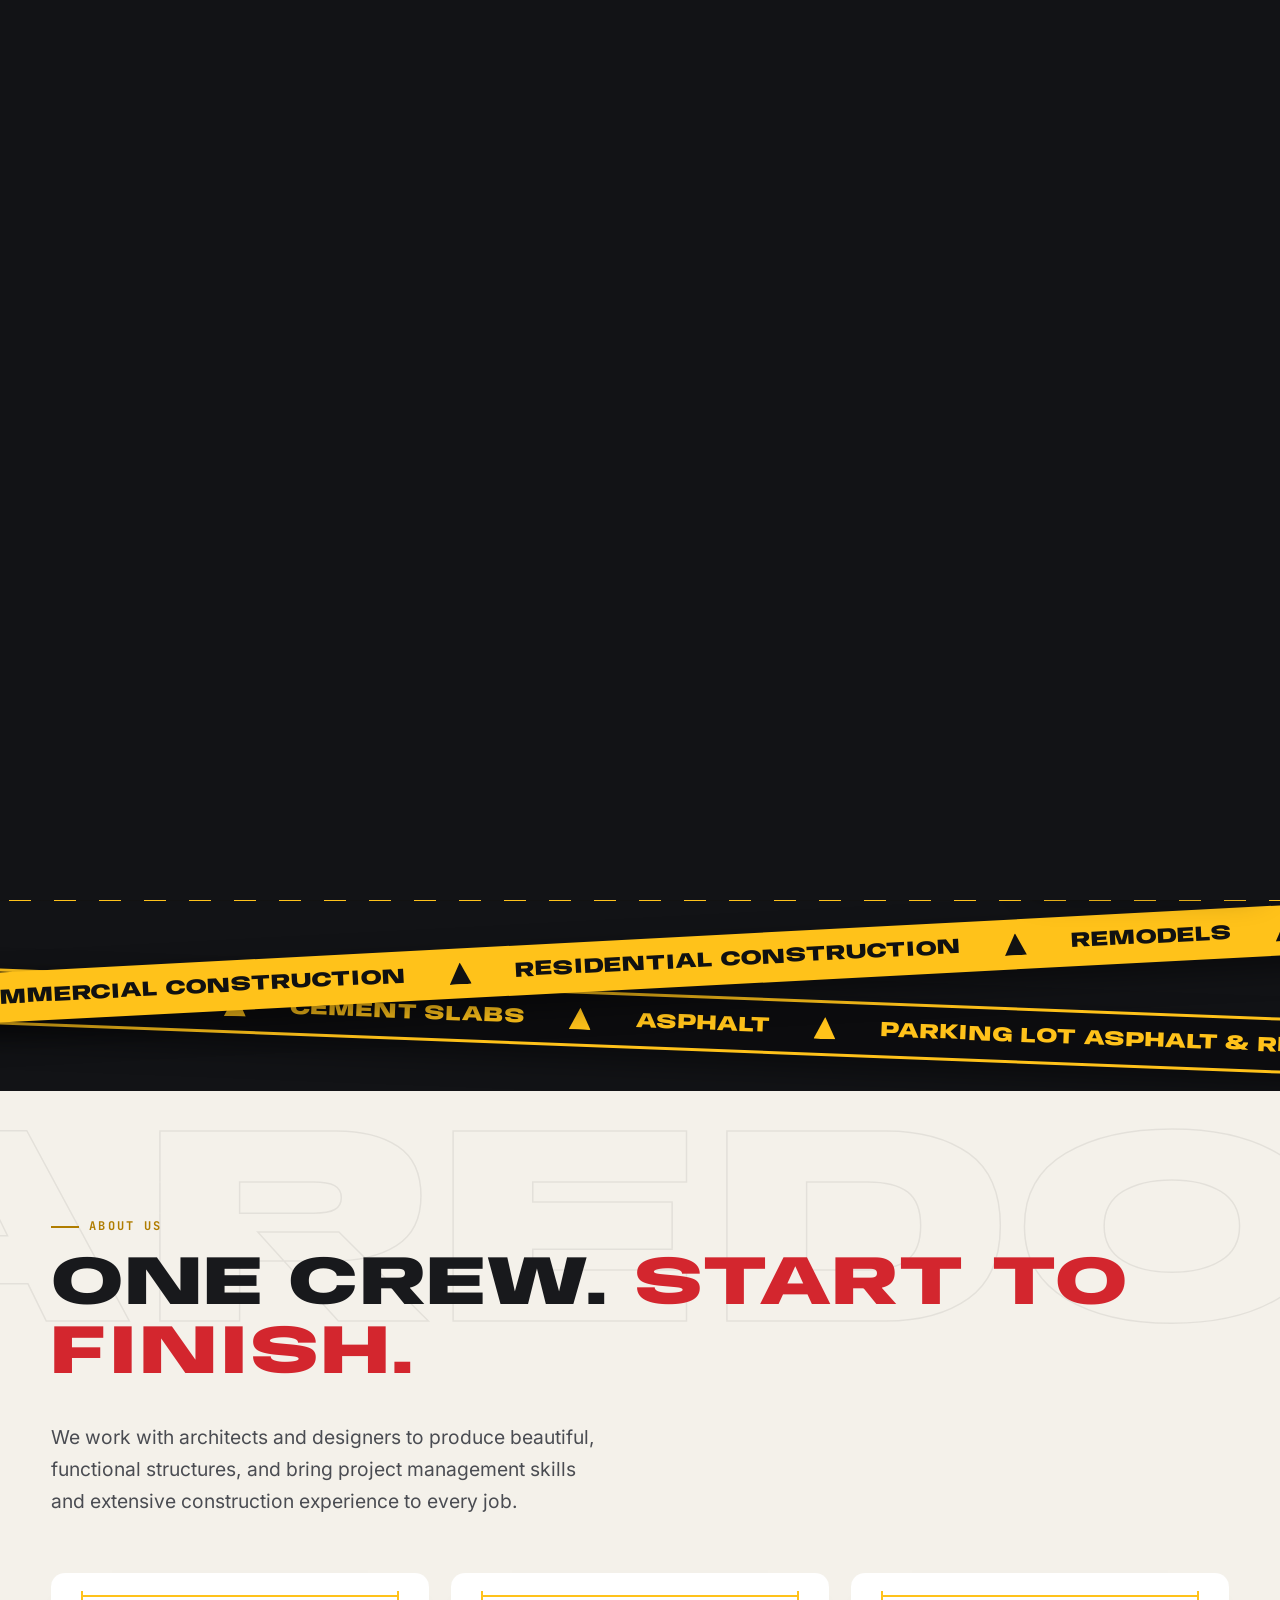
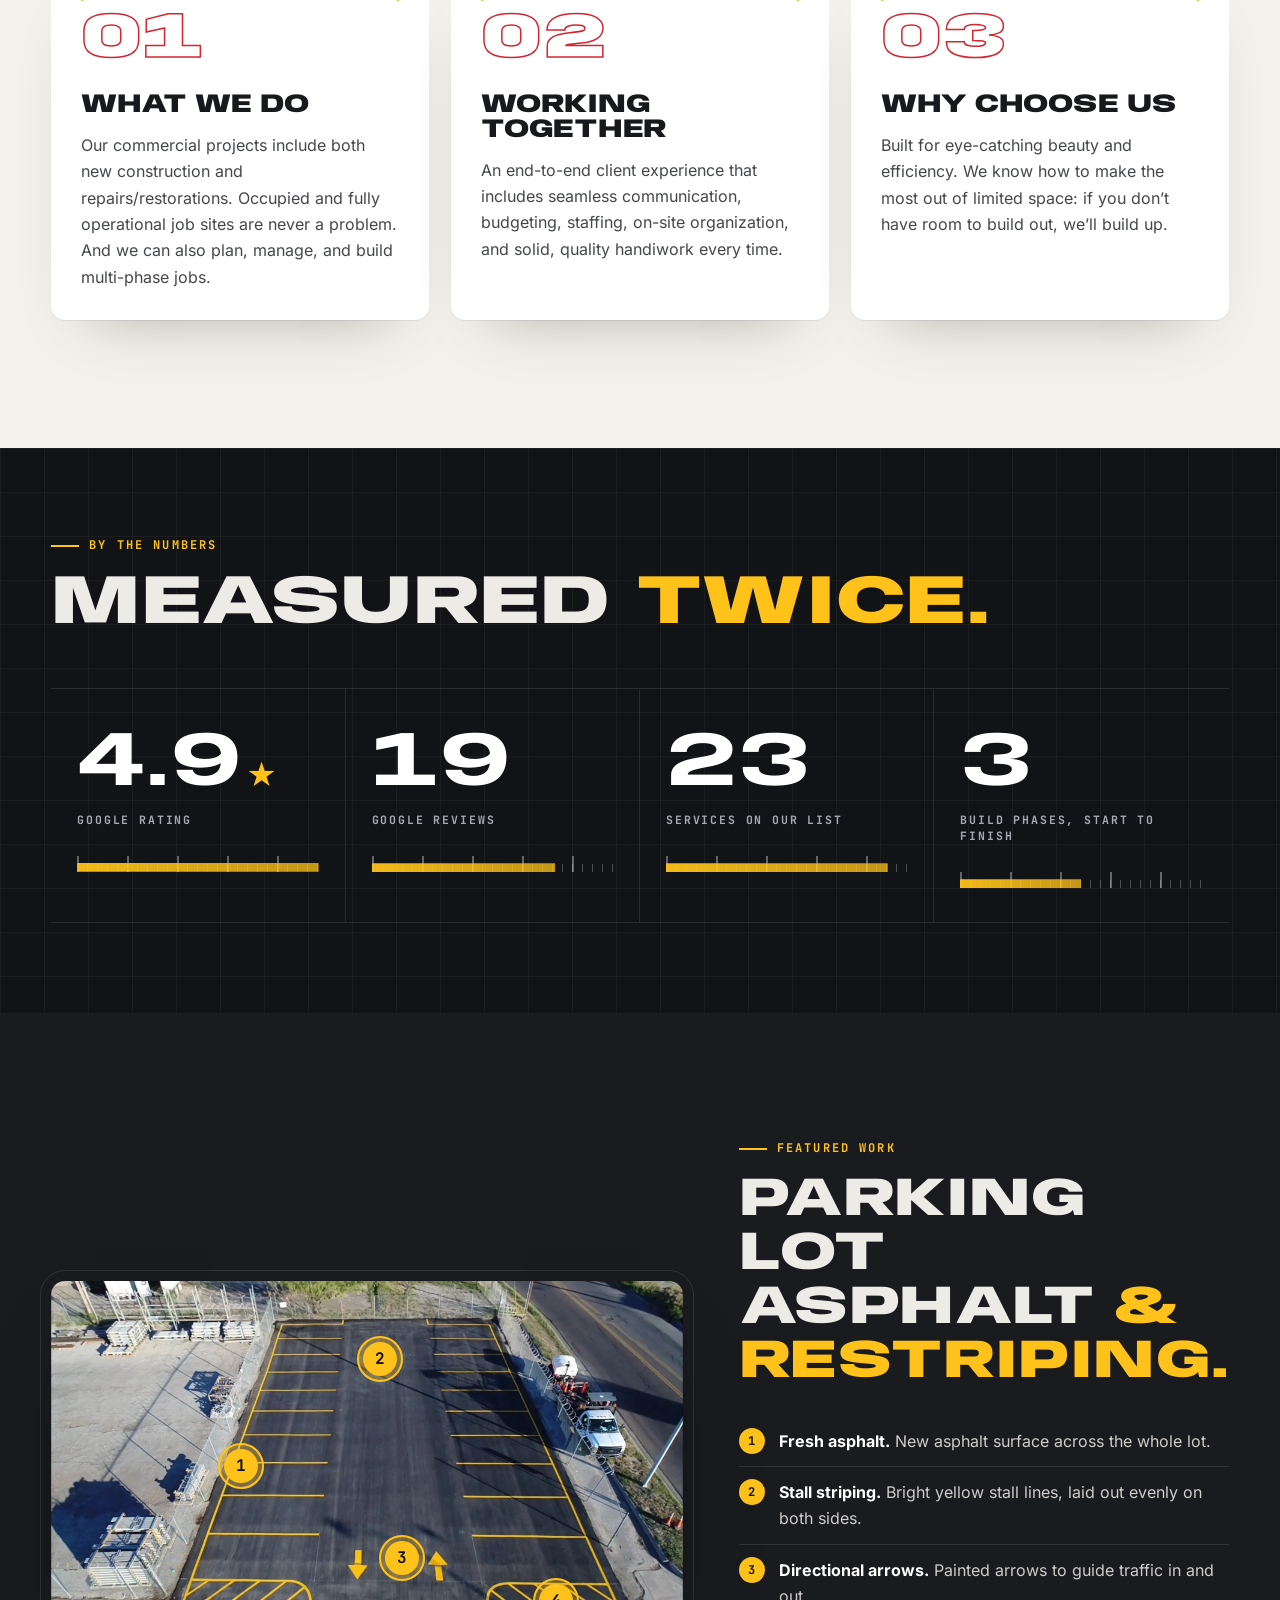
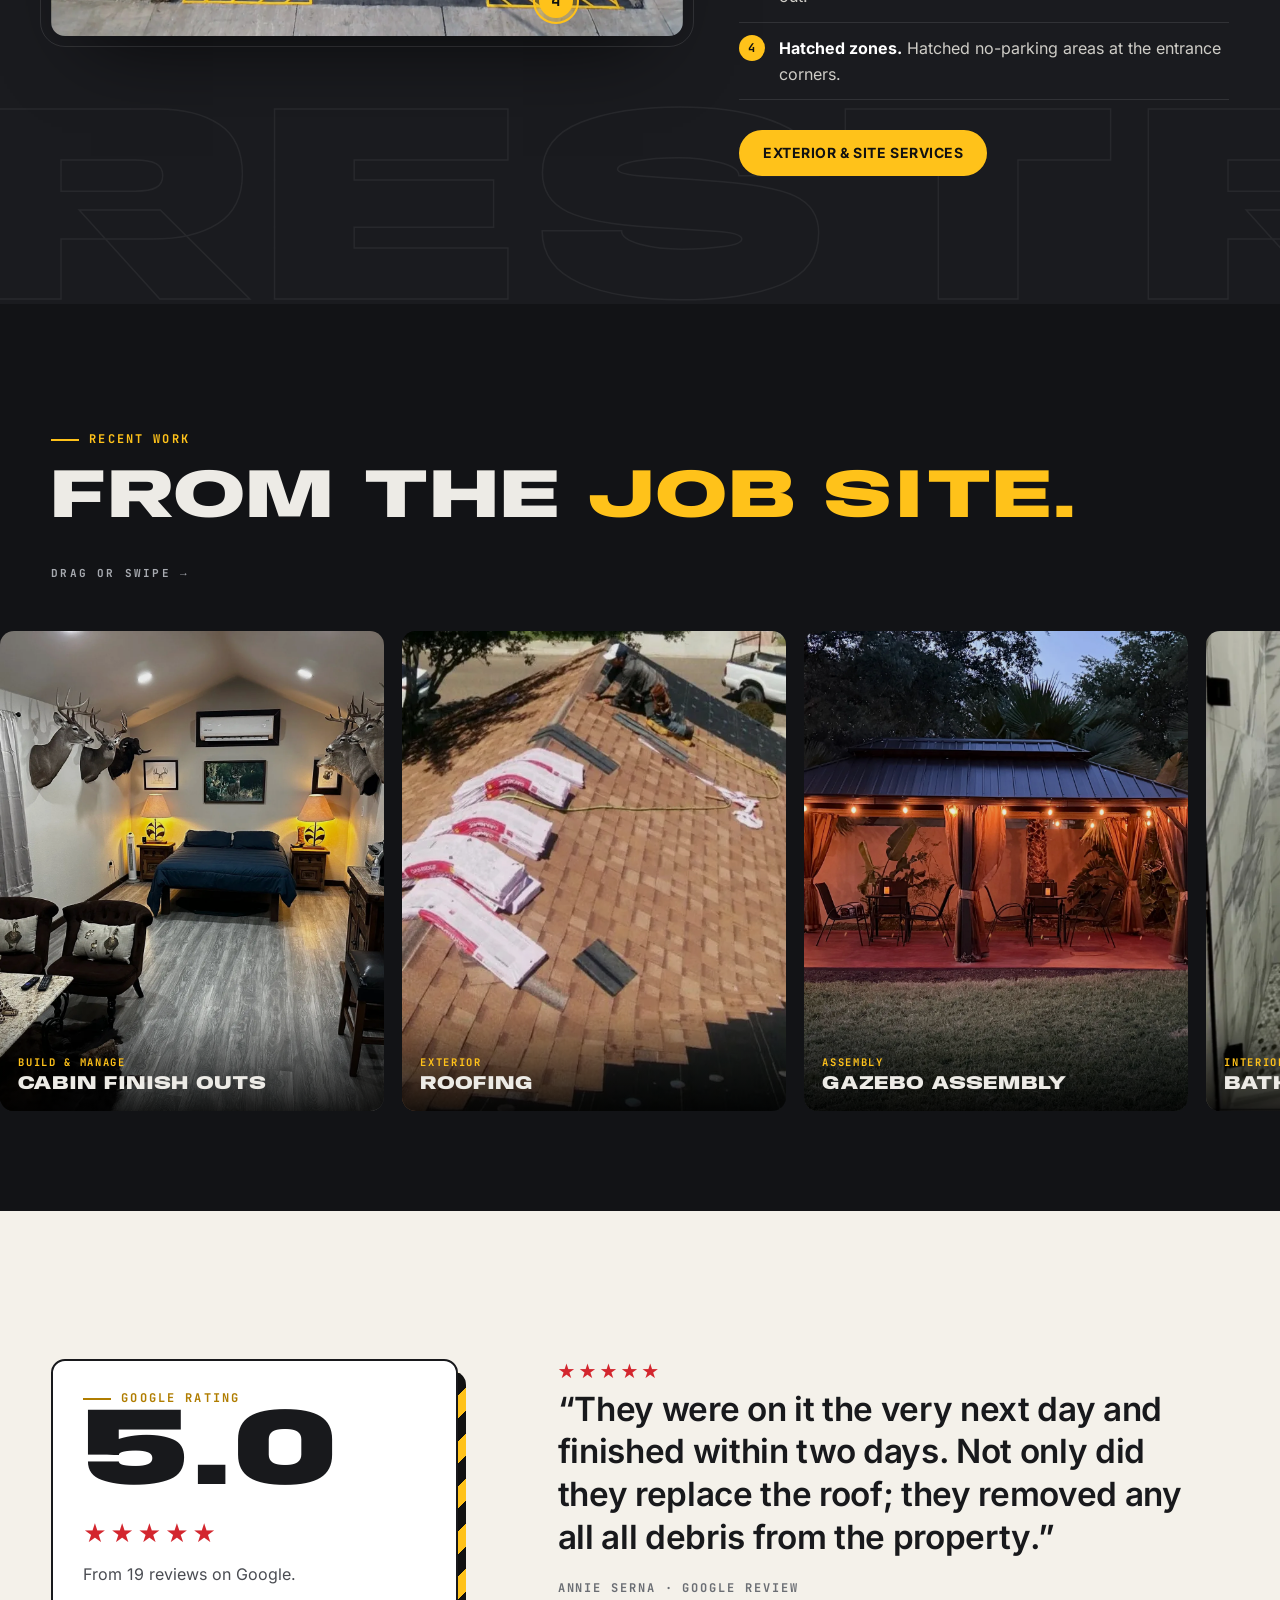
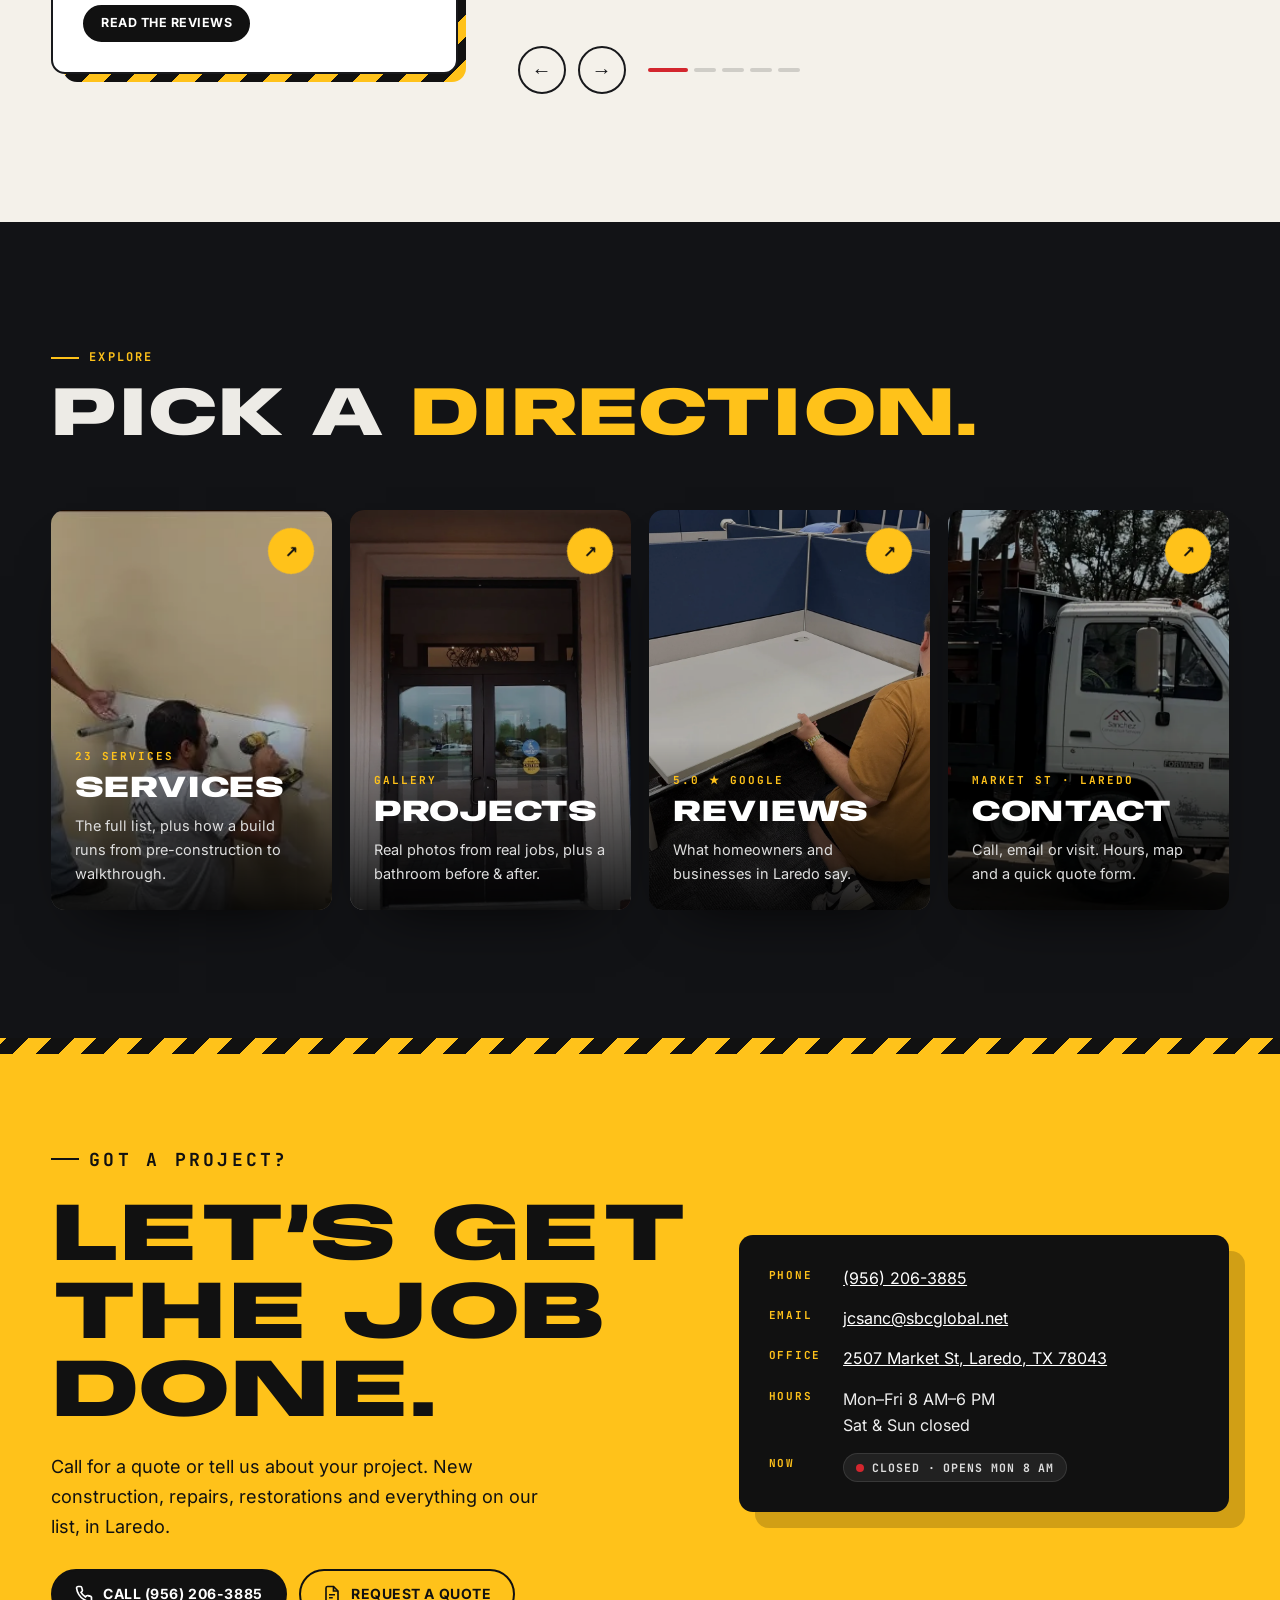
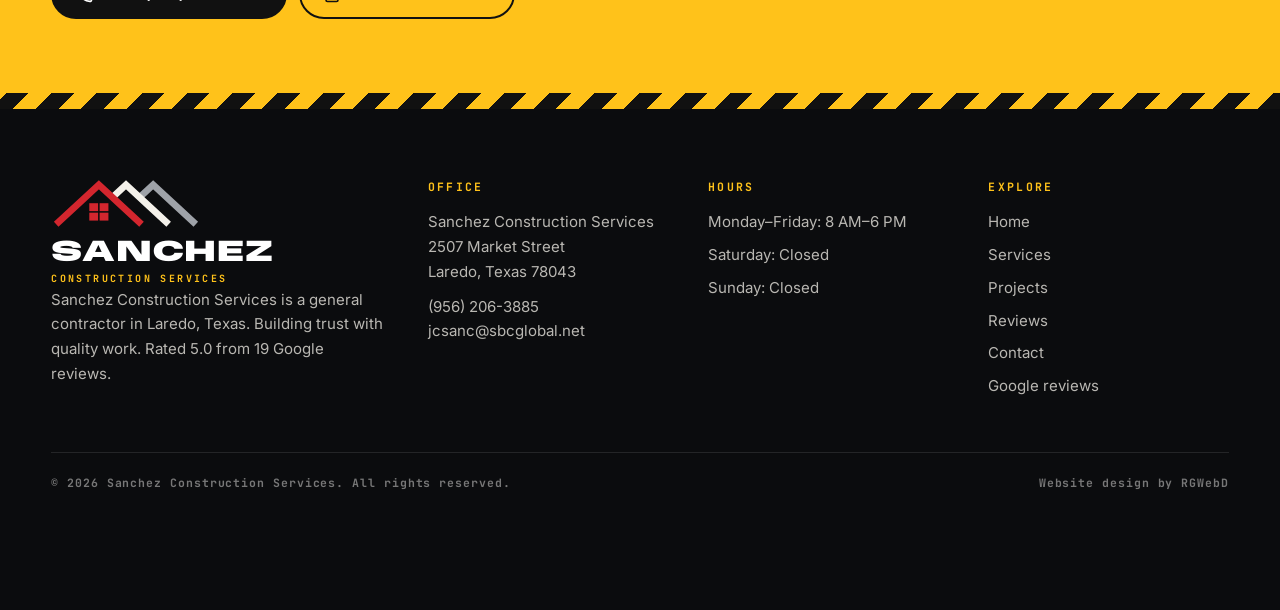
<file: index.html>
<!doctype html><html lang="en"><head><meta charset="utf-8"><meta name="viewport" content="width=device-width,initial-scale=1,viewport-fit=cover">
<title>Sanchez Construction Services | General Contractor in Laredo, TX</title><meta name="description" content="General contractor in Laredo, TX. Commercial &amp; residential construction, repairs, roofing, remodeling, concrete, asphalt &amp; more. 5.0★ on Google. Call (956) 206-3885."><link rel="canonical" href="https://rgwebd.github.io/sanchezconstructiontx-demo/">
<meta name="theme-color" content="#121316"><meta name="robots" content="index,follow">
<meta property="og:type" content="website"><meta property="og:site_name" content="Sanchez Construction Services"><meta property="og:locale" content="en_US"><meta property="og:title" content="Sanchez Construction Services | General Contractor in Laredo, TX"><meta property="og:description" content="General contractor in Laredo, TX. Commercial &amp; residential construction, repairs, roofing, remodeling, concrete, asphalt &amp; more. 5.0★ on Google. Call (956) 206-3885."><meta property="og:url" content="https://rgwebd.github.io/sanchezconstructiontx-demo/"><meta property="og:image" content="https://rgwebd.github.io/sanchezconstructiontx-demo/assets/og-image.jpg"><meta property="og:image:width" content="1200"><meta property="og:image:height" content="630"><meta property="og:image:alt" content="Sanchez Construction Services — general contractor in Laredo, TX">
<meta name="twitter:card" content="summary_large_image"><meta name="twitter:title" content="Sanchez Construction Services | General Contractor in Laredo, TX"><meta name="twitter:description" content="General contractor in Laredo, TX. Commercial &amp; residential construction, repairs, roofing, remodeling, concrete, asphalt &amp; more. 5.0★ on Google. Call (956) 206-3885."><meta name="twitter:image" content="https://rgwebd.github.io/sanchezconstructiontx-demo/assets/og-image.jpg">
<link rel="icon" href="favicon.ico" sizes="any"><link rel="icon" type="image/svg+xml" href="assets/favicon.svg"><link rel="apple-touch-icon" href="apple-touch-icon.png">
<link rel="preload" href="assets/fonts/anybody-100_900.woff2" as="font" type="font/woff2" crossorigin><link rel="preload" as="image" href="assets/img/dump-trailer-loader.webp" fetchpriority="high">
<link rel="stylesheet" href="assets/styles.css"><script>document.documentElement.classList.add('js')</script>
<script type="application/ld+json">{"@context": "https://schema.org", "@graph": [{"@type": "GeneralContractor", "@id": "https://rgwebd.github.io/sanchezconstructiontx-demo/#business", "name": "Sanchez Construction Services", "url": "https://rgwebd.github.io/sanchezconstructiontx-demo/", "telephone": "+1-956-206-3885", "email": "jcsanc@sbcglobal.net", "description": "General contractor in Laredo, Texas offering commercial and residential construction, repairs and restorations, roofing, painting, drywall, flooring, remodeling, masonry, concrete, asphalt and parking lot restriping, ranch, hauling and moving services.", "image": ["https://rgwebd.github.io/sanchezconstructiontx-demo/assets/og-image.jpg", "https://rgwebd.github.io/sanchezconstructiontx-demo/assets/img/dump-trailer-loader.webp"], "logo": "https://rgwebd.github.io/sanchezconstructiontx-demo/assets/icon-512.png", "address": {"@type": "PostalAddress", "streetAddress": "2507 Market St", "addressLocality": "Laredo", "addressRegion": "TX", "postalCode": "78043", "addressCountry": "US"}, "geo": {"@type": "GeoCoordinates", "latitude": 27.5035321, "longitude": -99.4703193}, "hasMap": "https://maps.google.com/?cid=174853116217362907", "areaServed": {"@type": "City", "name": "Laredo, Texas"}, "openingHoursSpecification": [{"@type": "OpeningHoursSpecification", "dayOfWeek": ["Monday", "Tuesday", "Wednesday", "Thursday", "Friday"], "opens": "08:00", "closes": "18:00"}], "aggregateRating": {"@type": "AggregateRating", "ratingValue": "5.0", "reviewCount": "19", "bestRating": "5"}, "sameAs": ["https://maps.google.com/?cid=174853116217362907"], "hasOfferCatalog": {"@type": "OfferCatalog", "name": "Construction services", "itemListElement": [{"@type": "Offer", "itemOffered": {"@type": "Service", "name": "Commercial Construction", "url": "https://rgwebd.github.io/sanchezconstructiontx-demo/services.html#commercial"}}, {"@type": "Offer", "itemOffered": {"@type": "Service", "name": "Residential Construction", "url": "https://rgwebd.github.io/sanchezconstructiontx-demo/services.html#residential"}}, {"@type": "Offer", "itemOffered": {"@type": "Service", "name": "Remodels", "url": "https://rgwebd.github.io/sanchezconstructiontx-demo/services.html#remodels"}}, {"@type": "Offer", "itemOffered": {"@type": "Service", "name": "Cabin Finish Outs", "url": "https://rgwebd.github.io/sanchezconstructiontx-demo/services.html#cabin"}}, {"@type": "Offer", "itemOffered": {"@type": "Service", "name": "Painting", "url": "https://rgwebd.github.io/sanchezconstructiontx-demo/services.html#painting"}}, {"@type": "Offer", "itemOffered": {"@type": "Service", "name": "Drywall Repairs & Installation", "url": "https://rgwebd.github.io/sanchezconstructiontx-demo/services.html#drywall"}}, {"@type": "Offer", "itemOffered": {"@type": "Service", "name": "Flooring Installation", "url": "https://rgwebd.github.io/sanchezconstructiontx-demo/services.html#flooring"}}, {"@type": "Offer", "itemOffered": {"@type": "Service", "name": "Bathroom Remodeling", "url": "https://rgwebd.github.io/sanchezconstructiontx-demo/services.html#bathroom"}}, {"@type": "Offer", "itemOffered": {"@type": "Service", "name": "Suspended Ceiling Installation", "url": "https://rgwebd.github.io/sanchezconstructiontx-demo/services.html#ceiling"}}, {"@type": "Offer", "itemOffered": {"@type": "Service", "name": "Glazing", "url": "https://rgwebd.github.io/sanchezconstructiontx-demo/services.html#glazing"}}, {"@type": "Offer", "itemOffered": {"@type": "Service", "name": "Roofing Repairs & Installations", "url": "https://rgwebd.github.io/sanchezconstructiontx-demo/services.html#roofing"}}, {"@type": "Offer", "itemOffered": {"@type": "Service", "name": "Masonry", "url": "https://rgwebd.github.io/sanchezconstructiontx-demo/services.html#masonry"}}, {"@type": "Offer", "itemOffered": {"@type": "Service", "name": "Block Fences", "url": "https://rgwebd.github.io/sanchezconstructiontx-demo/services.html#fence"}}, {"@type": "Offer", "itemOffered": {"@type": "Service", "name": "Cement Slabs", "url": "https://rgwebd.github.io/sanchezconstructiontx-demo/services.html#slabs"}}, {"@type": "Offer", "itemOffered": {"@type": "Service", "name": "Asphalt", "url": "https://rgwebd.github.io/sanchezconstructiontx-demo/services.html#asphalt"}}, {"@type": "Offer", "itemOffered": {"@type": "Service", "name": "Parking Lot Asphalt & Restriping", "url": "https://rgwebd.github.io/sanchezconstructiontx-demo/services.html#parking"}}, {"@type": "Offer", "itemOffered": {"@type": "Service", "name": "Landscaping Services", "url": "https://rgwebd.github.io/sanchezconstructiontx-demo/services.html#landscaping"}}, {"@type": "Offer", "itemOffered": {"@type": "Service", "name": "Ranch Services", "url": "https://rgwebd.github.io/sanchezconstructiontx-demo/services.html#ranch"}}, {"@type": "Offer", "itemOffered": {"@type": "Service", "name": "Septic Tank Services", "url": "https://rgwebd.github.io/sanchezconstructiontx-demo/services.html#septic"}}, {"@type": "Offer", "itemOffered": {"@type": "Service", "name": "Dump Trailer Services", "url": "https://rgwebd.github.io/sanchezconstructiontx-demo/services.html#dump"}}, {"@type": "Offer", "itemOffered": {"@type": "Service", "name": "Moving Services", "url": "https://rgwebd.github.io/sanchezconstructiontx-demo/services.html#moving"}}, {"@type": "Offer", "itemOffered": {"@type": "Service", "name": "Furniture Assembly", "url": "https://rgwebd.github.io/sanchezconstructiontx-demo/services.html#furniture"}}, {"@type": "Offer", "itemOffered": {"@type": "Service", "name": "Gazebo Assembly", "url": "https://rgwebd.github.io/sanchezconstructiontx-demo/services.html#gazebo"}}]}, "review": [{"@type": "Review", "author": {"@type": "Person", "name": "Annie Serna"}, "reviewRating": {"@type": "Rating", "ratingValue": "5", "bestRating": "5"}, "reviewBody": "I contacted Sanchez Construction Services when I needed the roof replaced. Mr. Sanchez and his staff were prompt and very professional in their initial visit and with the estimate. Upon agreeing to the job, they were on it the very next day and finished within two days. Not only did they replace the roof; they removed any all all debris from the property. We have had strong rain and winds since the roof was replaced and there have not been any problems with it. I have since asked Mr. Sanchez and crew to do other jobs and the results are always the same. Timely, professional and work is of the best quality. The professionalism of Sanchez Construction is like none I have ever seen. I recommend them for any and all jobs without any hesitation whatsoever."}, {"@type": "Review", "author": {"@type": "Person", "name": "Nora Menza"}, "reviewRating": {"@type": "Rating", "ratingValue": "5", "bestRating": "5"}, "reviewBody": "I highly recommend Sanchez Construction Services. This company takes pride in the quality of work they do. They have installed new roof shingles on our home, renovated our four bathrooms, and painted the siding of our house. Everything is done in a timely and professional manner with close attention to detail. The employees are respectful and trustworthy. Their work is excellent! ~~Jorge and Nora Mendoza"}, {"@type": "Review", "author": {"@type": "Person", "name": "Eli Lopez"}, "reviewRating": {"@type": "Rating", "ratingValue": "5", "bestRating": "5"}, "reviewBody": "I’m a manager at a prominent Pediatric Dentistry here in Laredo. We had a major repair to do at the office. Because of the nature of our business we had to schedule the repair to be after hours. We contacted Sanchez Construction Services and they were extremely prompt with their response. They came out to the office gave us an estimate and by the next day we had our issue fixed. The very next day the owner of the company came out to the office to introduce himself and to let us know that any type of construction work we need he would be able to take care of us. Hands down the best in South Texas! Recommend them 100%!"}, {"@type": "Review", "author": {"@type": "Person", "name": "monica robledo"}, "reviewRating": {"@type": "Rating", "ratingValue": "5", "bestRating": "5"}, "reviewBody": "Excellent Customer Service! The team at Sanchez Construction is very professional, experience and dependable. Highly recommended Sanchez, for any and all of my home repairs and construction needs. You WILL NOT be disappointed!"}, {"@type": "Review", "author": {"@type": "Person", "name": "Marisela Castaneda"}, "reviewRating": {"@type": "Rating", "ratingValue": "5", "bestRating": "5"}, "reviewBody": "I was very impressed with the time it took to get my iron gate repaired. I called on a Monday morning and by Tuesday Morning my gate was as good as new. Mr. Sanchez is very professional and courteous."}]}, {"@type": "WebSite", "name": "Sanchez Construction Services", "url": "https://rgwebd.github.io/sanchezconstructiontx-demo/"}]}</script><script src="https://cosmiccallers.lovable.app/demo-track.js" data-demo="sanchezconstructiontx-demo" defer></script></head>
<body><a class="skip" href="#main">Skip to content</a><div class="progress" aria-hidden="true"></div>
<header class="hdr"><div class="wrap"><a class="brand" href="index.html" aria-label="Sanchez Construction Services home"><img src="assets/mark-dark.svg" width="64" height="21" alt=""><span><b>SANCHEZ</b><small>CONSTRUCTION SERVICES</small></span></a>
<nav class="nav" aria-label="Main"><a href="index.html" aria-current="page">Home</a><a href="services.html">Services</a><a href="projects.html">Projects</a><a href="reviews.html">Reviews</a><a href="contact.html">Contact</a></nav><div class="hdr-cta"><span class="status" data-status><i></i><span>Mon–Fri 8 AM–6 PM</span></span><a class="btn mag sm" href="tel:+19562063885"><svg viewBox="0 0 24 24" fill="none" stroke="currentColor" stroke-width="2.2" aria-hidden="true"><path d="M22 16.9v3a2 2 0 0 1-2.2 2 19.8 19.8 0 0 1-8.6-3.1 19.5 19.5 0 0 1-6-6A19.8 19.8 0 0 1 2.1 4.2 2 2 0 0 1 4.1 2h3a2 2 0 0 1 2 1.7c.1 1 .4 1.9.7 2.8a2 2 0 0 1-.5 2.1L8 9.9a16 16 0 0 0 6 6l1.3-1.3a2 2 0 0 1 2.1-.4c.9.3 1.8.6 2.8.7a2 2 0 0 1 1.7 2z"/></svg><span>Call</span></a><a class="btn mag ghost sm" href="contact.html#quote"><svg viewBox="0 0 24 24" fill="none" stroke="currentColor" stroke-width="2.2" aria-hidden="true"><path d="M14 2H6a2 2 0 0 0-2 2v16a2 2 0 0 0 2 2h12a2 2 0 0 0 2-2V8z"/><path d="M14 2v6h6M8 13h8M8 17h5"/></svg><span>Quote</span></a></div>
<button class="burger" aria-label="Menu" aria-expanded="false" aria-controls="mnav"><span></span><span></span><span></span></button></div></header>
<nav class="mnav" id="mnav" aria-label="Mobile"><a href="index.html">Home</a><a href="services.html">Services</a><a href="projects.html">Projects</a><a href="reviews.html">Reviews</a><a href="contact.html">Contact</a><div class="ctas"><a class="btn mag " href="tel:+19562063885"><svg viewBox="0 0 24 24" fill="none" stroke="currentColor" stroke-width="2.2" aria-hidden="true"><path d="M22 16.9v3a2 2 0 0 1-2.2 2 19.8 19.8 0 0 1-8.6-3.1 19.5 19.5 0 0 1-6-6A19.8 19.8 0 0 1 2.1 4.2 2 2 0 0 1 4.1 2h3a2 2 0 0 1 2 1.7c.1 1 .4 1.9.7 2.8a2 2 0 0 1-.5 2.1L8 9.9a16 16 0 0 0 6 6l1.3-1.3a2 2 0 0 1 2.1-.4c.9.3 1.8.6 2.8.7a2 2 0 0 1 1.7 2z"/></svg><span>Call (956) 206-3885</span></a><a class="btn mag ghost" href="contact.html#quote"><svg viewBox="0 0 24 24" fill="none" stroke="currentColor" stroke-width="2.2" aria-hidden="true"><path d="M14 2H6a2 2 0 0 0-2 2v16a2 2 0 0 0 2 2h12a2 2 0 0 0 2-2V8z"/><path d="M14 2v6h6M8 13h8M8 17h5"/></svg><span>Get a quote</span></a></div><p style="margin-top:18px"><span class="status" data-status><i></i><span>Mon–Fri 8 AM–6 PM</span></span></p></nav><main id="main"><div class="loader" aria-hidden="true"><div class="gate l"></div><div class="gate r"></div><div class="mk"><svg xmlns="http://www.w3.org/2000/svg" viewBox="-20 -22 580 190"><g fill="none" stroke-width="26" stroke-linejoin="miter" stroke-miterlimit="10">
<path pathLength="260" d="M322 48 L375 0 L540 150" stroke="#9EA2A8"/>
<path pathLength="260" d="M217 48 L270 0 L435 150" stroke="#F4F1EA"/>
<path pathLength="260" d="M0 150 L165 0 L330 150" stroke="#D3262E"/></g>
<g fill="#D3262E"><rect x="128" y="70" width="34" height="30"/><rect x="168" y="70" width="34" height="30"/><rect x="128" y="106" width="34" height="30"/><rect x="168" y="106" width="34" height="30"/></g></svg></div><p class="cap">SANCHEZ CONSTRUCTION SERVICES</p></div>
<section class="hero grain"><div class="bg" data-px="0.18"><img src="assets/img/dump-trailer-loader.webp" width="2000" height="985" alt="Wheel loader dumping material into a black dump trailer behind a white pickup" fetchpriority="high" decoding="async" ></div>
<div class="wrap"><p class="kicker coords">General contractor · Laredo, Texas<span class="geo"> · 27.5035° N 99.4703° W</span></p>
<h1 class="split"><span class="o">Building trust</span> with <span class="y">quality work.</span></h1>
<p class="lead">Commercial and residential construction, repairs and restorations, planned, managed and built by one team. We’ll get the job done!</p>
<div class="ctas"><a class="btn mag " href="tel:+19562063885"><svg viewBox="0 0 24 24" fill="none" stroke="currentColor" stroke-width="2.2" aria-hidden="true"><path d="M22 16.9v3a2 2 0 0 1-2.2 2 19.8 19.8 0 0 1-8.6-3.1 19.5 19.5 0 0 1-6-6A19.8 19.8 0 0 1 2.1 4.2 2 2 0 0 1 4.1 2h3a2 2 0 0 1 2 1.7c.1 1 .4 1.9.7 2.8a2 2 0 0 1-.5 2.1L8 9.9a16 16 0 0 0 6 6l1.3-1.3a2 2 0 0 1 2.1-.4c.9.3 1.8.6 2.8.7a2 2 0 0 1 1.7 2z"/></svg><span>Call (956) 206-3885</span></a><a class="btn mag ghost" href="contact.html#quote"><svg viewBox="0 0 24 24" fill="none" stroke="currentColor" stroke-width="2.2" aria-hidden="true"><path d="M14 2H6a2 2 0 0 0-2 2v16a2 2 0 0 0 2 2h12a2 2 0 0 0 2-2V8z"/><path d="M14 2v6h6M8 13h8M8 17h5"/></svg><span>Get a quote</span></a></div>
<div class="trust"><a class="chip" href="https://maps.google.com/?cid=174853116217362907" target="_blank" rel="noopener"><span class="st" aria-hidden="true">★★★★★</span><b>5.0</b> · 19 Google reviews</a><span class="status" data-status><i></i><span>Mon–Fri 8 AM–6 PM</span></span></div></div>
<p class="side" aria-hidden="true">2507 MARKET ST · LAREDO TX</p><div class="edge" aria-hidden="true"></div></section>
<section class="tapes" aria-label="Services"><div class="tape a"><ul><li>Commercial Construction</li><li>Residential Construction</li><li>Remodels</li><li>Cabin Finish Outs</li><li>Painting</li><li>Drywall Repairs &amp; Installation</li><li>Flooring Installation</li><li>Bathroom Remodeling</li><li>Suspended Ceiling Installation</li><li>Glazing</li><li>Roofing Repairs &amp; Installations</li><li>Masonry</li></ul><ul aria-hidden="true"><li>Commercial Construction</li><li>Residential Construction</li><li>Remodels</li><li>Cabin Finish Outs</li><li>Painting</li><li>Drywall Repairs &amp; Installation</li><li>Flooring Installation</li><li>Bathroom Remodeling</li><li>Suspended Ceiling Installation</li><li>Glazing</li><li>Roofing Repairs &amp; Installations</li><li>Masonry</li></ul></div><div class="tape b"><ul><li>Block Fences</li><li>Cement Slabs</li><li>Asphalt</li><li>Parking Lot Asphalt &amp; Restriping</li><li>Landscaping Services</li><li>Ranch Services</li><li>Septic Tank Services</li><li>Dump Trailer Services</li><li>Moving Services</li><li>Furniture Assembly</li><li>Gazebo Assembly</li><li>Commercial Construction</li><li>Residential Construction</li></ul><ul aria-hidden="true"><li>Block Fences</li><li>Cement Slabs</li><li>Asphalt</li><li>Parking Lot Asphalt &amp; Restriping</li><li>Landscaping Services</li><li>Ranch Services</li><li>Septic Tank Services</li><li>Dump Trailer Services</li><li>Moving Services</li><li>Furniture Assembly</li><li>Gazebo Assembly</li><li>Commercial Construction</li><li>Residential Construction</li></ul></div></section>
<section class="sec light bp-l" aria-labelledby="about-h"><span class="ghost-type" style="right:-4vw;top:40px" aria-hidden="true">Laredo</span><div class="wrap">
<div class="head-row"><div><p class="kicker">About us</p><h2 class="h2 split" id="about-h">One crew. <em>Start to finish.</em></h2></div><p class="lead" data-r>We work with architects and designers to produce beautiful, functional structures, and bring project management skills and extensive construction experience to every job.</p></div>
<div class="pillars">
<article class="pillar" data-r><span class="dim" aria-hidden="true"></span><span class="no">01</span><h3>What we do</h3><p>Our commercial projects include both new construction and repairs/restorations. Occupied and fully operational job sites are never a problem. And we can also plan, manage, and build multi-phase jobs.</p></article>
<article class="pillar" data-r style="transition-delay:.12s"><span class="dim" aria-hidden="true"></span><span class="no">02</span><h3>Working together</h3><p>An end-to-end client experience that includes seamless communication, budgeting, staffing, on-site organization, and solid, quality handiwork every time.</p></article>
<article class="pillar" data-r style="transition-delay:.24s"><span class="dim" aria-hidden="true"></span><span class="no">03</span><h3>Why choose us</h3><p>Built for eye-catching beauty and efficiency. We know how to make the most out of limited space: if you don’t have room to build out, we’ll build up.</p></article>
</div></div></section>
<section class="sec bp" aria-labelledby="num-h" style="padding-block:90px"><div class="wrap"><p class="kicker">By the numbers</p><h2 class="h2 split" id="num-h" style="margin-bottom:46px">Measured <em>twice.</em></h2>
<div class="stats">
<div class="stat"><div class="num" data-count="5.0" data-dec="1"><b>5.0</b><small>★</small></div><div class="lab">Google rating</div><div class="rule" style="--f:1"><i></i></div></div>
<div class="stat"><div class="num" data-count="19"><b>19</b></div><div class="lab">Google reviews</div><div class="rule" style="--f:.76"><i></i></div></div>
<div class="stat"><div class="num" data-count="23"><b>23</b></div><div class="lab">Services on our list</div><div class="rule" style="--f:.92"><i></i></div></div>
<div class="stat"><div class="num" data-count="3"><b>3</b></div><div class="lab">Build phases, start to finish</div><div class="rule" style="--f:.5"><i></i></div></div>
</div></div></section>
<section class="sec ink" aria-labelledby="feat-h"><span class="ghost-type" style="left:-3vw;bottom:-30px" aria-hidden="true">Restripe</span><div class="wrap feat">
<div class="hsframe" data-r="zoom"><img src="assets/img/parking-lot-aerial.webp" width="2104" height="1183" alt="Aerial view of a parking lot with fresh asphalt and new yellow striping" loading="lazy" decoding="async" ><button class="hs-pin" style="left:30%;top:52%" aria-expanded="false" aria-controls="hs0" aria-label="Fresh asphalt">1</button><div class="hs-tip" id="hs0" role="tooltip" style="left:30%;top:52%"><b>Fresh asphalt</b>New asphalt surface across the whole lot.</div><button class="hs-pin" style="left:52%;top:22%" aria-expanded="false" aria-controls="hs1" aria-label="Stall striping">2</button><div class="hs-tip below" id="hs1" role="tooltip" style="left:52%;top:22%"><b>Stall striping</b>Bright yellow stall lines, laid out evenly on both sides.</div><button class="hs-pin" style="left:55.5%;top:78%" aria-expanded="false" aria-controls="hs2" aria-label="Directional arrows">3</button><div class="hs-tip" id="hs2" role="tooltip" style="left:55.5%;top:78%"><b>Directional arrows</b>Painted arrows to guide traffic in and out.</div><button class="hs-pin" style="left:80%;top:90%" aria-expanded="false" aria-controls="hs3" aria-label="Hatched zones">4</button><div class="hs-tip" id="hs3" role="tooltip" style="left:80%;top:90%"><b>Hatched zones</b>Hatched no-parking areas at the entrance corners.</div></div>
<div><p class="kicker">Featured work</p><h2 class="h2 split" id="feat-h" style="font-size:clamp(34px,4.2vw,60px)">Parking lot asphalt <em>&amp; restriping.</em></h2>
<ol class="hs-list" data-r><li><span><b style="color:#fff">Fresh asphalt.</b> New asphalt surface across the whole lot.</span></li><li><span><b style="color:#fff">Stall striping.</b> Bright yellow stall lines, laid out evenly on both sides.</span></li><li><span><b style="color:#fff">Directional arrows.</b> Painted arrows to guide traffic in and out.</span></li><li><span><b style="color:#fff">Hatched zones.</b> Hatched no-parking areas at the entrance corners.</span></li></ol>
<div class="ctas" data-r><a class="btn mag" href="services.html#exterior">Exterior &amp; site services</a></div></div></div></section>
<section class="sec" aria-labelledby="reel-h" style="padding-bottom:70px"><div class="wrap head-row" style="margin-bottom:34px"><div><p class="kicker">Recent work</p><h2 class="h2 split" id="reel-h">From the <em>job site.</em></h2></div><p class="reel-hint">Drag or swipe →</p></div>
<div class="reel" tabindex="0" aria-label="Recent project photos"><figure><a href="projects.html" aria-label="Cabin Finish Outs — see projects"><img src="assets/img/cabin-finish-out.webp" width="2000" height="1500" alt="Finished cabin interior" loading="lazy" decoding="async" ></a><figcaption><small>Build & Manage</small>Cabin Finish Outs</figcaption></figure><figure><a href="projects.html" aria-label="Roofing — see projects"><img src="assets/img/roofing-shingles.webp" width="616" height="1008" alt="Shingles staged during a roof installation" loading="lazy" decoding="async" ></a><figcaption><small>Exterior</small>Roofing</figcaption></figure><figure><a href="projects.html" aria-label="Gazebo Assembly — see projects"><img src="assets/img/gazebo.webp" width="2000" height="1500" alt="Assembled gazebo at dusk" loading="lazy" decoding="async" ></a><figcaption><small>Assembly</small>Gazebo Assembly</figcaption></figure><figure><a href="projects.html" aria-label="Bathroom Remodeling — see projects"><img src="assets/img/bath-after.webp" width="860" height="974" alt="Remodeled walk-in shower" loading="lazy" decoding="async" ></a><figcaption><small>Interiors</small>Bathroom Remodeling</figcaption></figure><figure><a href="projects.html" aria-label="Masonry — see projects"><img src="assets/img/masonry.webp" width="960" height="720" alt="Crew working on a block wall" loading="lazy" decoding="async" ></a><figcaption><small>Exterior & Site</small>Masonry</figcaption></figure><figure><a href="projects.html" aria-label="Ranch Services — see projects"><img src="assets/img/ranch-services.webp" width="960" height="720" alt="Equipment clearing brush on ranch land" loading="lazy" decoding="async" ></a><figcaption><small>Ranch</small>Ranch Services</figcaption></figure><figure><a href="projects.html" aria-label="Suspended Ceilings — see projects"><img src="assets/img/suspended-ceiling.webp" width="1600" height="685" alt="New suspended ceiling with panel lights" loading="lazy" decoding="async" ></a><figcaption><small>Interiors</small>Suspended Ceilings</figcaption></figure><figure><a href="projects.html" aria-label="Cement Slabs — see projects"><img src="assets/img/cement-slab.webp" width="750" height="347" alt="Concrete pour from a mixer truck" loading="lazy" decoding="async" ></a><figcaption><small>Exterior & Site</small>Cement Slabs</figcaption></figure></div></section>
<section class="sec light" aria-labelledby="rv-h"><div class="wrap rv-wrap">
<div class="big-rate" data-r="left"><p class="kicker">Google rating</p><div class="n">5.0</div><div class="st" aria-label="5 out of 5 stars">★★★★★</div><p>From 19 reviews on Google.</p><p style="margin-top:18px"><a class="btn dark sm" href="reviews.html">Read the reviews</a></p></div>
<div class="rv" aria-roledescription="carousel" aria-label="Customer reviews"><h2 class="sr" id="rv-h" style="position:absolute;width:1px;height:1px;overflow:hidden;clip:rect(0 0 0 0)">What customers say</h2><div class="rv-track"><figure class="rv-card on"><span class="st" aria-hidden="true">★★★★★</span><blockquote>“They were on it the very next day and finished within two days. Not only did they replace the roof; they removed any all all debris from the property.”</blockquote><cite>Annie Serna · Google review</cite></figure><figure class="rv-card"><span class="st" aria-hidden="true">★★★★★</span><blockquote>“This company takes pride in the quality of work they do. Everything is done in a timely and professional manner with close attention to detail.”</blockquote><cite>Nora Menza · Google review</cite></figure><figure class="rv-card"><span class="st" aria-hidden="true">★★★★★</span><blockquote>“They came out to the office gave us an estimate and by the next day we had our issue fixed. Hands down the best in South Texas!”</blockquote><cite>Eli Lopez · Google review</cite></figure><figure class="rv-card"><span class="st" aria-hidden="true">★★★★★</span><blockquote>“The team at Sanchez Construction is very professional, experience and dependable. You WILL NOT be disappointed!”</blockquote><cite>monica robledo · Google review</cite></figure><figure class="rv-card"><span class="st" aria-hidden="true">★★★★★</span><blockquote>“I called on a Monday morning and by Tuesday Morning my gate was as good as new. Mr. Sanchez is very professional and courteous.”</blockquote><cite>Marisela Castaneda · Review shown on the company’s previous website</cite></figure></div>
<div class="rv-ctl"><button class="pv" aria-label="Previous review">←</button><button class="nx" aria-label="Next review">→</button><div class="rv-dots" aria-hidden="true"><i></i><i></i><i></i><i></i><i></i></div></div></div></div></section>
<section class="sec" aria-labelledby="go-h"><div class="wrap"><div class="head-row"><div><p class="kicker">Explore</p><h2 class="h2 split" id="go-h">Pick a <em>direction.</em></h2></div></div>
<div class="cards">
<a class="card tilt" href="services.html"><img src="assets/img/drywall.webp" width="584" height="347" alt="Crew installing drywall" loading="lazy" decoding="async" ><span class="arr" aria-hidden="true">→</span><span class="in2"><small>23 SERVICES</small><h3>Services</h3><p>The full list, plus how a build runs from pre-construction to walkthrough.</p></span></a>
<a class="card tilt" href="projects.html"><img src="assets/img/glazing.webp" width="720" height="960" alt="Glass double doors at a commercial entrance" loading="lazy" decoding="async" ><span class="arr" aria-hidden="true">→</span><span class="in2"><small>GALLERY</small><h3>Projects</h3><p>Real photos from real jobs, plus a bathroom before &amp; after.</p></span></a>
<a class="card tilt" href="reviews.html"><img src="assets/img/furniture-assembly.webp" width="1600" height="1200" alt="Crew member assembling office desks" loading="lazy" decoding="async" ><span class="arr" aria-hidden="true">→</span><span class="in2"><small>5.0 ★ GOOGLE</small><h3>Reviews</h3><p>What homeowners and businesses in Laredo say.</p></span></a>
<a class="card tilt" href="contact.html"><img src="assets/img/moving-truck.webp" width="1600" height="820" alt="Sanchez Construction Services truck" loading="lazy" decoding="async" style="object-position:88% 50%"><span class="arr" aria-hidden="true">→</span><span class="in2"><small>MARKET ST · LAREDO</small><h3>Contact</h3><p>Call, email or visit. Hours, map and a quick quote form.</p></span></a>
</div></div></section></main><section class="cta-band" aria-labelledby="cta-h"><div class="wrap cta-grid"><div data-r>
<p class="kicker">Got a project?</p><h2 id="cta-h">Let’s get the job done.</h2>
<p>Call for a quote or tell us about your project. New construction, repairs, restorations and everything on our list, in Laredo.</p>
<div class="ctas"><a class="btn mag dark" href="tel:+19562063885"><svg viewBox="0 0 24 24" fill="none" stroke="currentColor" stroke-width="2.2" aria-hidden="true"><path d="M22 16.9v3a2 2 0 0 1-2.2 2 19.8 19.8 0 0 1-8.6-3.1 19.5 19.5 0 0 1-6-6A19.8 19.8 0 0 1 2.1 4.2 2 2 0 0 1 4.1 2h3a2 2 0 0 1 2 1.7c.1 1 .4 1.9.7 2.8a2 2 0 0 1-.5 2.1L8 9.9a16 16 0 0 0 6 6l1.3-1.3a2 2 0 0 1 2.1-.4c.9.3 1.8.6 2.8.7a2 2 0 0 1 1.7 2z"/></svg><span>Call (956) 206-3885</span></a><a class="btn mag dark" style="--bg:transparent;--fg:#111;border-color:#111" href="contact.html#quote"><svg viewBox="0 0 24 24" fill="none" stroke="currentColor" stroke-width="2.2" aria-hidden="true"><path d="M14 2H6a2 2 0 0 0-2 2v16a2 2 0 0 0 2 2h12a2 2 0 0 0 2-2V8z"/><path d="M14 2v6h6M8 13h8M8 17h5"/></svg><span>Request a quote</span></a></div></div>
<div class="cta-card" data-r="right"><dl><dt>Phone</dt><dd><a href="tel:+19562063885">(956) 206-3885</a></dd><dt>Email</dt><dd><a href="mailto:jcsanc@sbcglobal.net">jcsanc@sbcglobal.net</a></dd><dt>Office</dt><dd><a href="https://www.google.com/maps/dir/?api=1&destination=Sanchez+Construction+Services%2C+2507+Market+St%2C+Laredo%2C+TX+78043" target="_blank" rel="noopener">2507 Market St, Laredo, TX 78043</a></dd><dt>Hours</dt><dd>Mon–Fri 8 AM–6 PM<br>Sat &amp; Sun closed</dd><dt>Now</dt><dd><span class="status" data-status><i></i><span>Mon–Fri 8 AM–6 PM</span></span></dd></dl></div></div></section>
<footer class="ftr"><div class="wrap"><div class="fgrid">
<div><img class="logo" src="assets/mark-dark.svg" width="150" height="49" alt="" loading="lazy"><p class="fbrand">SANCHEZ<small>CONSTRUCTION SERVICES</small></p><p>Sanchez Construction Services is a general contractor in Laredo, Texas. Building trust with quality work. Rated 5.0 from 19 Google reviews.</p></div>
<div><h2>Office</h2><address style="font-style:normal">Sanchez Construction Services<br>2507 Market Street<br>Laredo, Texas 78043</address><p style="margin-top:10px"><a href="tel:+19562063885">(956) 206-3885</a><br><a href="mailto:jcsanc@sbcglobal.net">jcsanc@sbcglobal.net</a></p></div>
<div><h2>Hours</h2><ul><li>Monday–Friday: 8 AM–6 PM</li><li>Saturday: Closed</li><li>Sunday: Closed</li></ul></div>
<div><h2>Explore</h2><ul><li><a href="index.html">Home</a></li><li><a href="services.html">Services</a></li><li><a href="projects.html">Projects</a></li><li><a href="reviews.html">Reviews</a></li><li><a href="contact.html">Contact</a></li><li><a href="https://maps.google.com/?cid=174853116217362907" target="_blank" rel="noopener">Google reviews</a></li></ul></div>
</div><div class="fine"><span>© 2026 Sanchez Construction Services. All rights reserved.</span><span>Website design by RGWebD</span></div></div></footer>
<div class="mbar" role="navigation" aria-label="Quick actions"><a class="btn mag " href="tel:+19562063885"><svg viewBox="0 0 24 24" fill="none" stroke="currentColor" stroke-width="2.2" aria-hidden="true"><path d="M22 16.9v3a2 2 0 0 1-2.2 2 19.8 19.8 0 0 1-8.6-3.1 19.5 19.5 0 0 1-6-6A19.8 19.8 0 0 1 2.1 4.2 2 2 0 0 1 4.1 2h3a2 2 0 0 1 2 1.7c.1 1 .4 1.9.7 2.8a2 2 0 0 1-.5 2.1L8 9.9a16 16 0 0 0 6 6l1.3-1.3a2 2 0 0 1 2.1-.4c.9.3 1.8.6 2.8.7a2 2 0 0 1 1.7 2z"/></svg><span>Call now</span></a><a class="btn mag ghost" href="contact.html#quote"><svg viewBox="0 0 24 24" fill="none" stroke="currentColor" stroke-width="2.2" aria-hidden="true"><path d="M14 2H6a2 2 0 0 0-2 2v16a2 2 0 0 0 2 2h12a2 2 0 0 0 2-2V8z"/><path d="M14 2v6h6M8 13h8M8 17h5"/></svg><span>Get a quote</span></a></div>
<div class="demo" role="note">Design preview by RGWebD <button aria-label="Dismiss design preview note">×</button></div><script src="assets/script.js" defer></script></body></html>
</file>
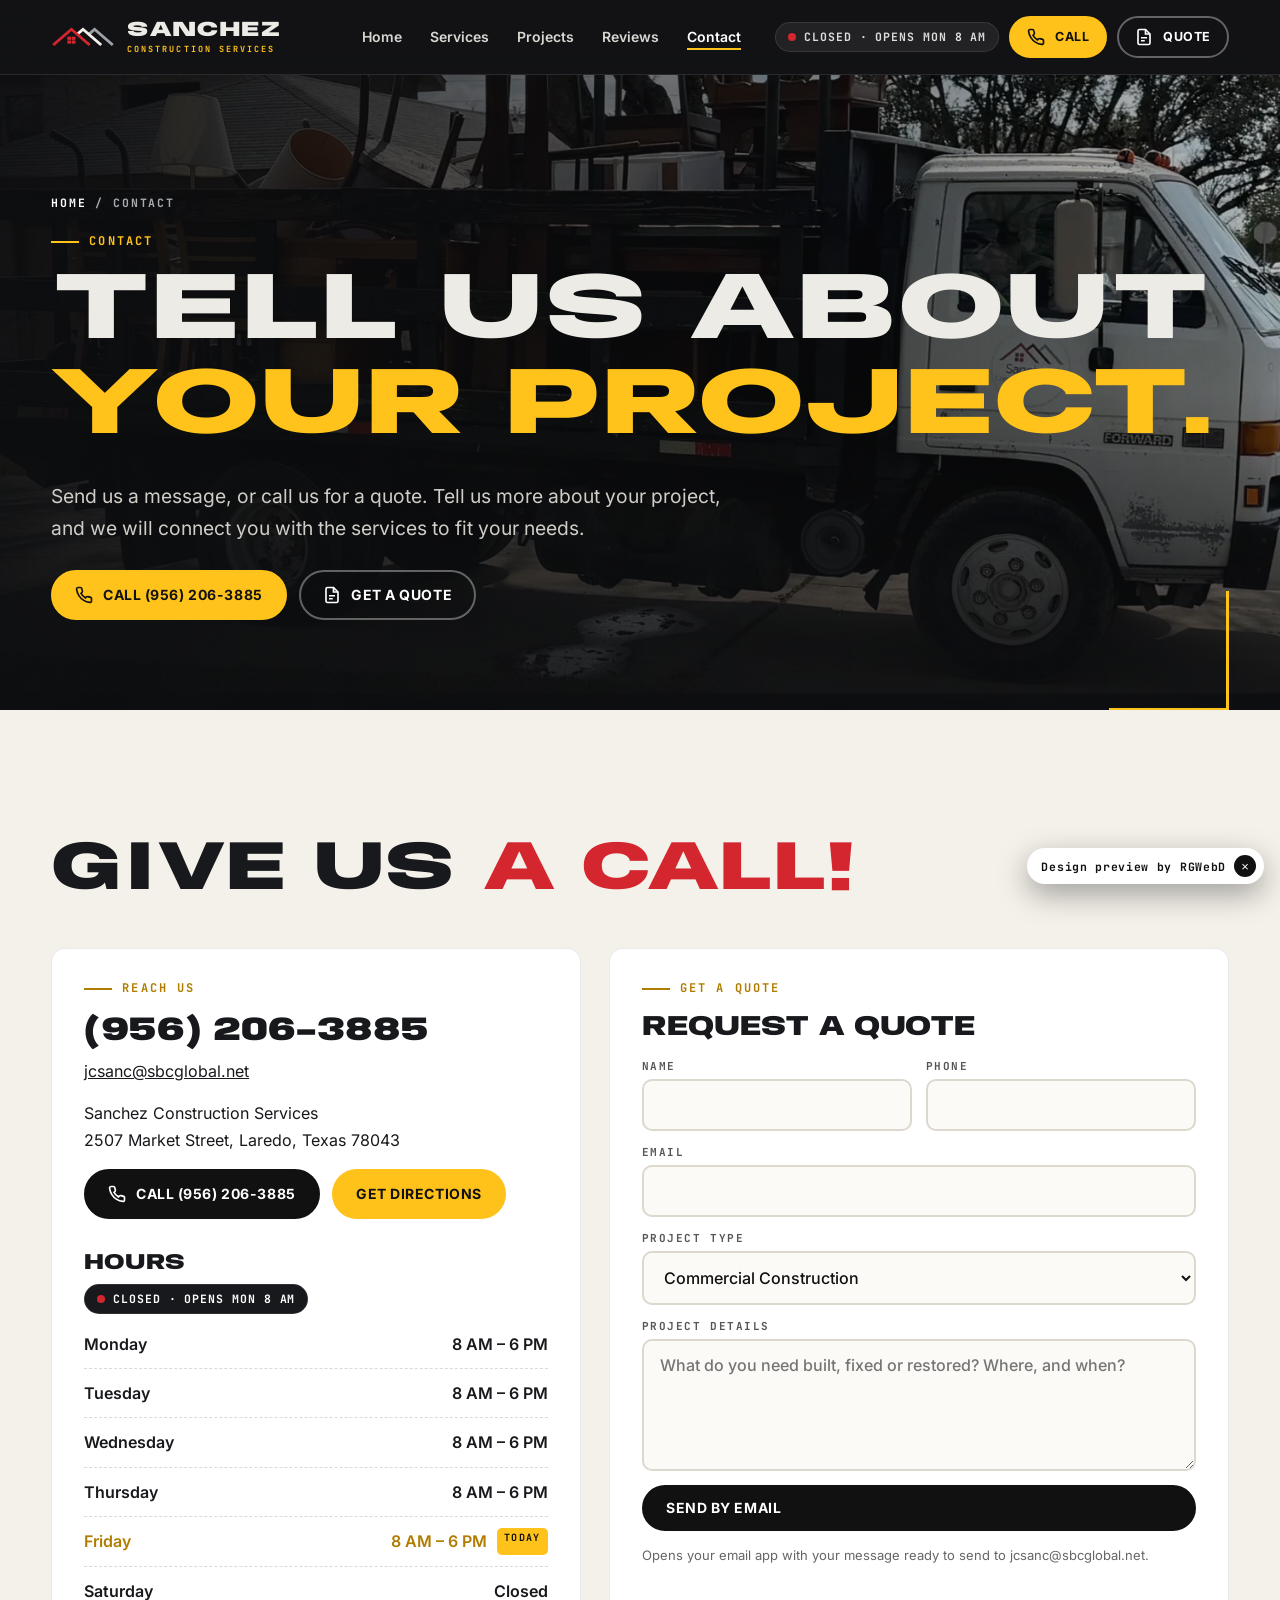
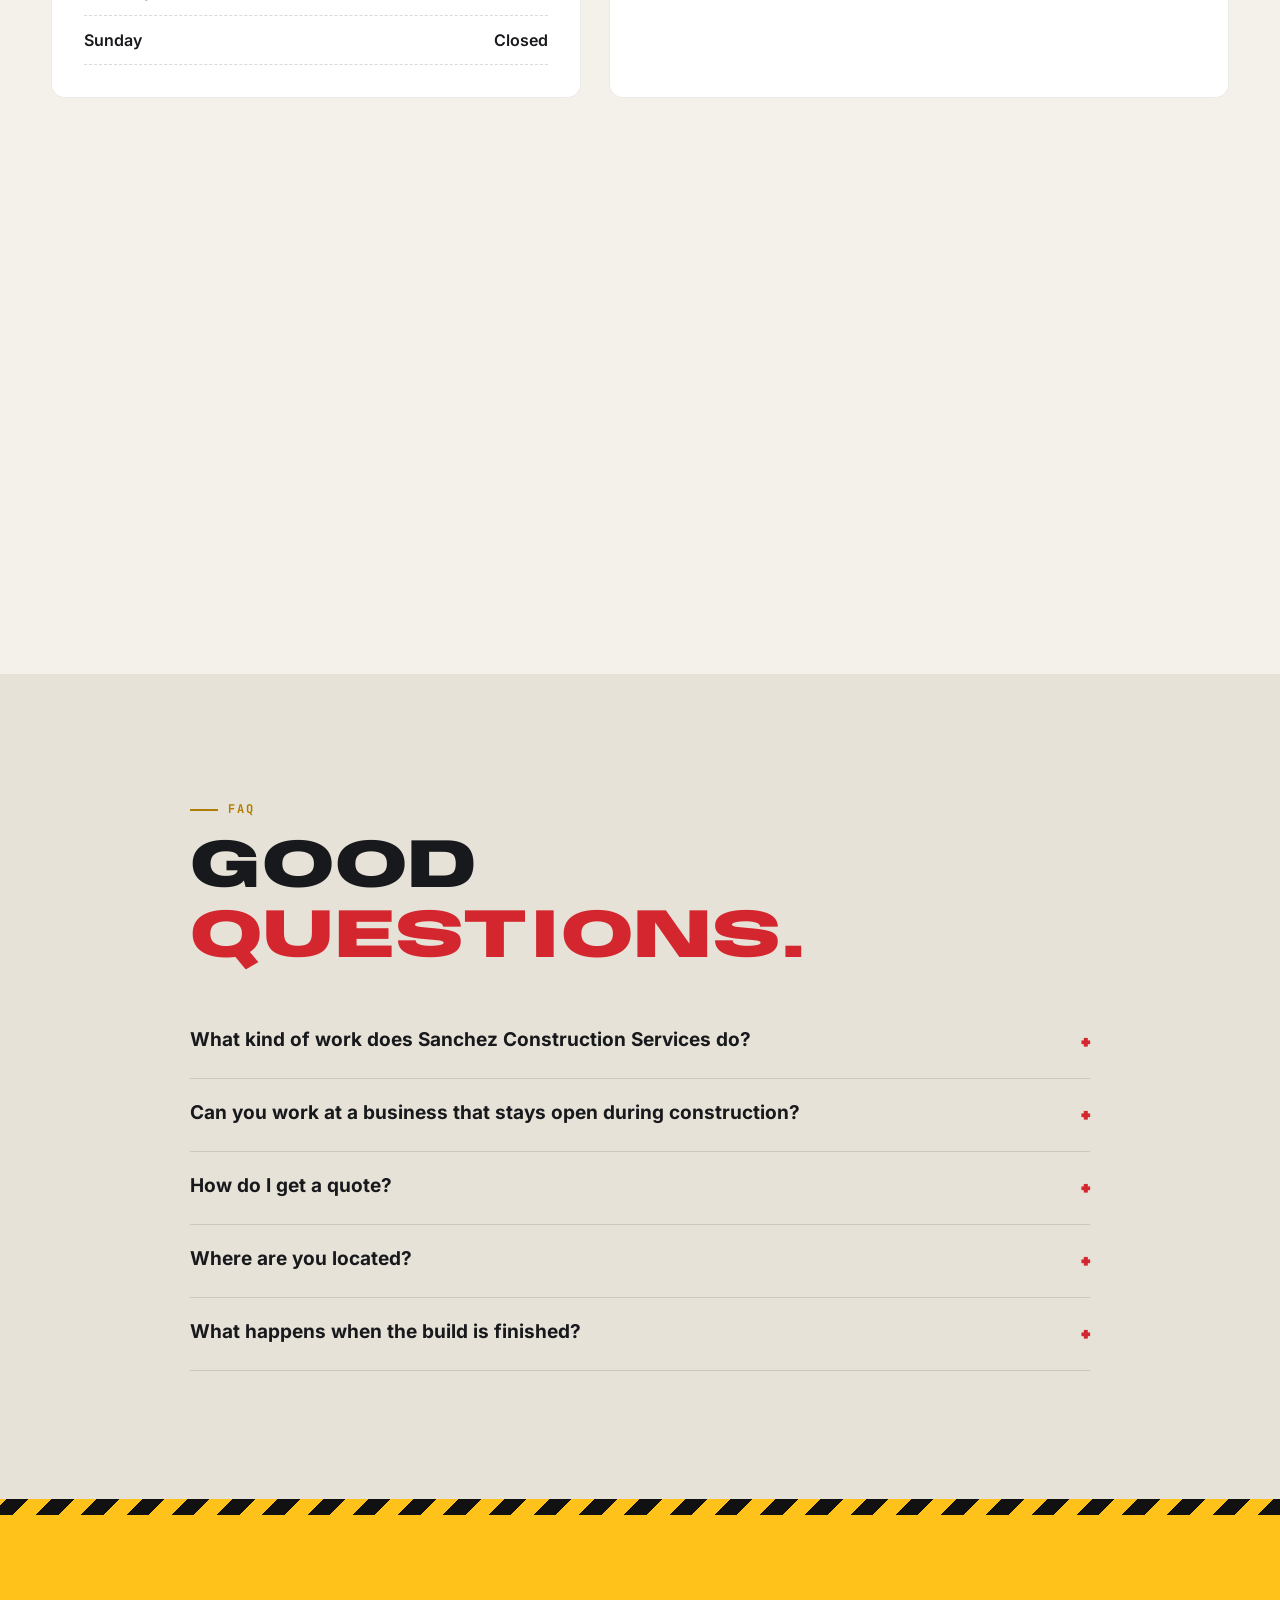
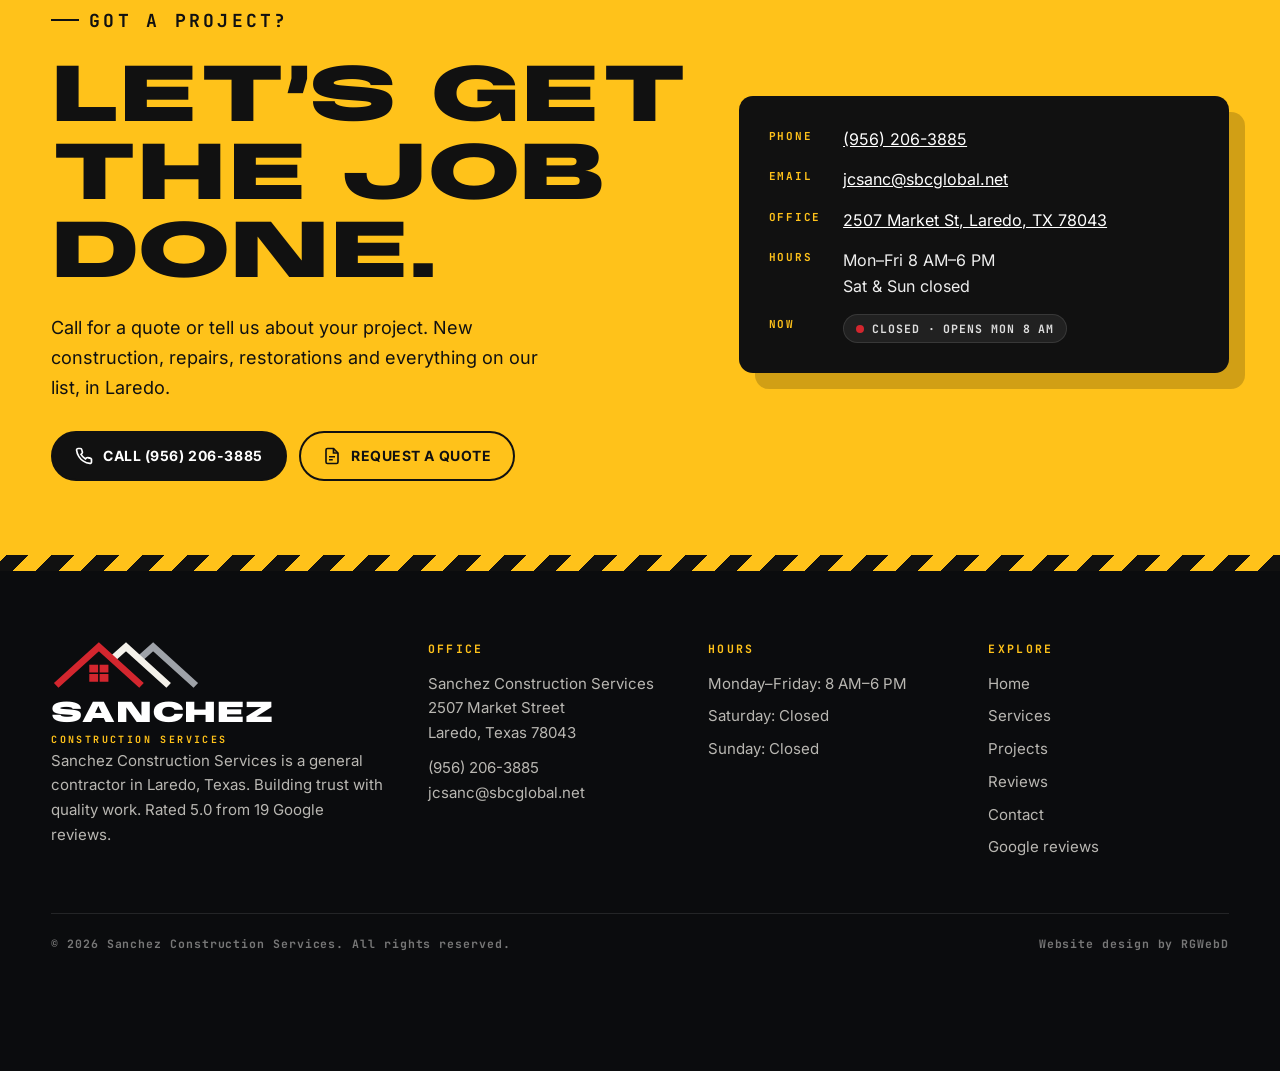
<file: contact.html>
<!doctype html><html lang="en"><head><meta charset="utf-8"><meta name="viewport" content="width=device-width,initial-scale=1,viewport-fit=cover">
<title>Contact &amp; Quote | Sanchez Construction Services, Laredo TX</title><meta name="description" content="Call (956) 206-3885, email jcsanc@sbcglobal.net or visit 2507 Market St, Laredo, TX 78043. Mon–Fri 8 AM–6 PM. Request a construction quote."><link rel="canonical" href="https://rgwebd.github.io/sanchezconstructiontx-demo/contact.html">
<meta name="theme-color" content="#121316"><meta name="robots" content="index,follow">
<meta property="og:type" content="website"><meta property="og:site_name" content="Sanchez Construction Services"><meta property="og:locale" content="en_US"><meta property="og:title" content="Contact &amp; Quote | Sanchez Construction Services, Laredo TX"><meta property="og:description" content="Call (956) 206-3885, email jcsanc@sbcglobal.net or visit 2507 Market St, Laredo, TX 78043. Mon–Fri 8 AM–6 PM. Request a construction quote."><meta property="og:url" content="https://rgwebd.github.io/sanchezconstructiontx-demo/contact.html"><meta property="og:image" content="https://rgwebd.github.io/sanchezconstructiontx-demo/assets/og-image.jpg"><meta property="og:image:width" content="1200"><meta property="og:image:height" content="630"><meta property="og:image:alt" content="Sanchez Construction Services — general contractor in Laredo, TX">
<meta name="twitter:card" content="summary_large_image"><meta name="twitter:title" content="Contact &amp; Quote | Sanchez Construction Services, Laredo TX"><meta name="twitter:description" content="Call (956) 206-3885, email jcsanc@sbcglobal.net or visit 2507 Market St, Laredo, TX 78043. Mon–Fri 8 AM–6 PM. Request a construction quote."><meta name="twitter:image" content="https://rgwebd.github.io/sanchezconstructiontx-demo/assets/og-image.jpg">
<link rel="icon" href="favicon.ico" sizes="any"><link rel="icon" type="image/svg+xml" href="assets/favicon.svg"><link rel="apple-touch-icon" href="apple-touch-icon.png">
<link rel="preload" href="assets/fonts/anybody-100_900.woff2" as="font" type="font/woff2" crossorigin>
<link rel="stylesheet" href="assets/styles.css"><script>document.documentElement.classList.add('js')</script>
<script type="application/ld+json">{"@context": "https://schema.org", "@graph": [{"@type": "GeneralContractor", "@id": "https://rgwebd.github.io/sanchezconstructiontx-demo/#business", "name": "Sanchez Construction Services", "url": "https://rgwebd.github.io/sanchezconstructiontx-demo/", "telephone": "+1-956-206-3885", "email": "jcsanc@sbcglobal.net", "description": "General contractor in Laredo, Texas offering commercial and residential construction, repairs and restorations, roofing, painting, drywall, flooring, remodeling, masonry, concrete, asphalt and parking lot restriping, ranch, hauling and moving services.", "image": ["https://rgwebd.github.io/sanchezconstructiontx-demo/assets/og-image.jpg", "https://rgwebd.github.io/sanchezconstructiontx-demo/assets/img/dump-trailer-loader.webp"], "logo": "https://rgwebd.github.io/sanchezconstructiontx-demo/assets/icon-512.png", "address": {"@type": "PostalAddress", "streetAddress": "2507 Market St", "addressLocality": "Laredo", "addressRegion": "TX", "postalCode": "78043", "addressCountry": "US"}, "geo": {"@type": "GeoCoordinates", "latitude": 27.5035321, "longitude": -99.4703193}, "hasMap": "https://maps.google.com/?cid=174853116217362907", "areaServed": {"@type": "City", "name": "Laredo, Texas"}, "openingHoursSpecification": [{"@type": "OpeningHoursSpecification", "dayOfWeek": ["Monday", "Tuesday", "Wednesday", "Thursday", "Friday"], "opens": "08:00", "closes": "18:00"}], "aggregateRating": {"@type": "AggregateRating", "ratingValue": "5.0", "reviewCount": "19", "bestRating": "5"}, "sameAs": ["https://maps.google.com/?cid=174853116217362907"], "hasOfferCatalog": {"@type": "OfferCatalog", "name": "Construction services", "itemListElement": [{"@type": "Offer", "itemOffered": {"@type": "Service", "name": "Commercial Construction", "url": "https://rgwebd.github.io/sanchezconstructiontx-demo/services.html#commercial"}}, {"@type": "Offer", "itemOffered": {"@type": "Service", "name": "Residential Construction", "url": "https://rgwebd.github.io/sanchezconstructiontx-demo/services.html#residential"}}, {"@type": "Offer", "itemOffered": {"@type": "Service", "name": "Remodels", "url": "https://rgwebd.github.io/sanchezconstructiontx-demo/services.html#remodels"}}, {"@type": "Offer", "itemOffered": {"@type": "Service", "name": "Cabin Finish Outs", "url": "https://rgwebd.github.io/sanchezconstructiontx-demo/services.html#cabin"}}, {"@type": "Offer", "itemOffered": {"@type": "Service", "name": "Painting", "url": "https://rgwebd.github.io/sanchezconstructiontx-demo/services.html#painting"}}, {"@type": "Offer", "itemOffered": {"@type": "Service", "name": "Drywall Repairs & Installation", "url": "https://rgwebd.github.io/sanchezconstructiontx-demo/services.html#drywall"}}, {"@type": "Offer", "itemOffered": {"@type": "Service", "name": "Flooring Installation", "url": "https://rgwebd.github.io/sanchezconstructiontx-demo/services.html#flooring"}}, {"@type": "Offer", "itemOffered": {"@type": "Service", "name": "Bathroom Remodeling", "url": "https://rgwebd.github.io/sanchezconstructiontx-demo/services.html#bathroom"}}, {"@type": "Offer", "itemOffered": {"@type": "Service", "name": "Suspended Ceiling Installation", "url": "https://rgwebd.github.io/sanchezconstructiontx-demo/services.html#ceiling"}}, {"@type": "Offer", "itemOffered": {"@type": "Service", "name": "Glazing", "url": "https://rgwebd.github.io/sanchezconstructiontx-demo/services.html#glazing"}}, {"@type": "Offer", "itemOffered": {"@type": "Service", "name": "Roofing Repairs & Installations", "url": "https://rgwebd.github.io/sanchezconstructiontx-demo/services.html#roofing"}}, {"@type": "Offer", "itemOffered": {"@type": "Service", "name": "Masonry", "url": "https://rgwebd.github.io/sanchezconstructiontx-demo/services.html#masonry"}}, {"@type": "Offer", "itemOffered": {"@type": "Service", "name": "Block Fences", "url": "https://rgwebd.github.io/sanchezconstructiontx-demo/services.html#fence"}}, {"@type": "Offer", "itemOffered": {"@type": "Service", "name": "Cement Slabs", "url": "https://rgwebd.github.io/sanchezconstructiontx-demo/services.html#slabs"}}, {"@type": "Offer", "itemOffered": {"@type": "Service", "name": "Asphalt", "url": "https://rgwebd.github.io/sanchezconstructiontx-demo/services.html#asphalt"}}, {"@type": "Offer", "itemOffered": {"@type": "Service", "name": "Parking Lot Asphalt & Restriping", "url": "https://rgwebd.github.io/sanchezconstructiontx-demo/services.html#parking"}}, {"@type": "Offer", "itemOffered": {"@type": "Service", "name": "Landscaping Services", "url": "https://rgwebd.github.io/sanchezconstructiontx-demo/services.html#landscaping"}}, {"@type": "Offer", "itemOffered": {"@type": "Service", "name": "Ranch Services", "url": "https://rgwebd.github.io/sanchezconstructiontx-demo/services.html#ranch"}}, {"@type": "Offer", "itemOffered": {"@type": "Service", "name": "Septic Tank Services", "url": "https://rgwebd.github.io/sanchezconstructiontx-demo/services.html#septic"}}, {"@type": "Offer", "itemOffered": {"@type": "Service", "name": "Dump Trailer Services", "url": "https://rgwebd.github.io/sanchezconstructiontx-demo/services.html#dump"}}, {"@type": "Offer", "itemOffered": {"@type": "Service", "name": "Moving Services", "url": "https://rgwebd.github.io/sanchezconstructiontx-demo/services.html#moving"}}, {"@type": "Offer", "itemOffered": {"@type": "Service", "name": "Furniture Assembly", "url": "https://rgwebd.github.io/sanchezconstructiontx-demo/services.html#furniture"}}, {"@type": "Offer", "itemOffered": {"@type": "Service", "name": "Gazebo Assembly", "url": "https://rgwebd.github.io/sanchezconstructiontx-demo/services.html#gazebo"}}]}}, {"@type": "BreadcrumbList", "itemListElement": [{"@type": "ListItem", "position": 1, "name": "Home", "item": "https://rgwebd.github.io/sanchezconstructiontx-demo/"}, {"@type": "ListItem", "position": 2, "name": "Contact", "item": "https://rgwebd.github.io/sanchezconstructiontx-demo/contact.html"}]}, {"@type": "FAQPage", "mainEntity": [{"@type": "Question", "name": "What kind of work does Sanchez Construction Services do?", "acceptedAnswer": {"@type": "Answer", "text": "Commercial and residential construction, including new construction and repairs/restorations, plus 23 listed services such as roofing, painting, drywall, flooring, bathroom remodeling, masonry, cement slabs, asphalt and parking lot restriping, ranch services, dump trailer and moving services."}}, {"@type": "Question", "name": "Can you work at a business that stays open during construction?", "acceptedAnswer": {"@type": "Answer", "text": "Yes. Occupied and fully operational job sites are never a problem, and multi-phase jobs can be planned, managed and built."}}, {"@type": "Question", "name": "How do I get a quote?", "acceptedAnswer": {"@type": "Answer", "text": "Call (956) 206-3885 Monday to Friday, 8 AM to 6 PM, or email jcsanc@sbcglobal.net with a few details about your project."}}, {"@type": "Question", "name": "Where are you located?", "acceptedAnswer": {"@type": "Answer", "text": "2507 Market Street, Laredo, Texas 78043."}}, {"@type": "Question", "name": "What happens when the build is finished?", "acceptedAnswer": {"@type": "Answer", "text": "Post-construction covers site cleanup, systems training, final inspections and move-in coordination, followed by a final walkthrough to make sure you are completely satisfied."}}]}]}</script><script src="https://cosmiccallers.lovable.app/demo-track.js" data-demo="sanchezconstructiontx-demo" defer></script></head>
<body><a class="skip" href="#main">Skip to content</a><div class="progress" aria-hidden="true"></div>
<header class="hdr"><div class="wrap"><a class="brand" href="index.html" aria-label="Sanchez Construction Services home"><img src="assets/mark-dark.svg" width="64" height="21" alt=""><span><b>SANCHEZ</b><small>CONSTRUCTION SERVICES</small></span></a>
<nav class="nav" aria-label="Main"><a href="index.html">Home</a><a href="services.html">Services</a><a href="projects.html">Projects</a><a href="reviews.html">Reviews</a><a href="contact.html" aria-current="page">Contact</a></nav><div class="hdr-cta"><span class="status" data-status><i></i><span>Mon–Fri 8 AM–6 PM</span></span><a class="btn mag sm" href="tel:+19562063885"><svg viewBox="0 0 24 24" fill="none" stroke="currentColor" stroke-width="2.2" aria-hidden="true"><path d="M22 16.9v3a2 2 0 0 1-2.2 2 19.8 19.8 0 0 1-8.6-3.1 19.5 19.5 0 0 1-6-6A19.8 19.8 0 0 1 2.1 4.2 2 2 0 0 1 4.1 2h3a2 2 0 0 1 2 1.7c.1 1 .4 1.9.7 2.8a2 2 0 0 1-.5 2.1L8 9.9a16 16 0 0 0 6 6l1.3-1.3a2 2 0 0 1 2.1-.4c.9.3 1.8.6 2.8.7a2 2 0 0 1 1.7 2z"/></svg><span>Call</span></a><a class="btn mag ghost sm" href="contact.html#quote"><svg viewBox="0 0 24 24" fill="none" stroke="currentColor" stroke-width="2.2" aria-hidden="true"><path d="M14 2H6a2 2 0 0 0-2 2v16a2 2 0 0 0 2 2h12a2 2 0 0 0 2-2V8z"/><path d="M14 2v6h6M8 13h8M8 17h5"/></svg><span>Quote</span></a></div>
<button class="burger" aria-label="Menu" aria-expanded="false" aria-controls="mnav"><span></span><span></span><span></span></button></div></header>
<nav class="mnav" id="mnav" aria-label="Mobile"><a href="index.html">Home</a><a href="services.html">Services</a><a href="projects.html">Projects</a><a href="reviews.html">Reviews</a><a href="contact.html">Contact</a><div class="ctas"><a class="btn mag " href="tel:+19562063885"><svg viewBox="0 0 24 24" fill="none" stroke="currentColor" stroke-width="2.2" aria-hidden="true"><path d="M22 16.9v3a2 2 0 0 1-2.2 2 19.8 19.8 0 0 1-8.6-3.1 19.5 19.5 0 0 1-6-6A19.8 19.8 0 0 1 2.1 4.2 2 2 0 0 1 4.1 2h3a2 2 0 0 1 2 1.7c.1 1 .4 1.9.7 2.8a2 2 0 0 1-.5 2.1L8 9.9a16 16 0 0 0 6 6l1.3-1.3a2 2 0 0 1 2.1-.4c.9.3 1.8.6 2.8.7a2 2 0 0 1 1.7 2z"/></svg><span>Call (956) 206-3885</span></a><a class="btn mag ghost" href="contact.html#quote"><svg viewBox="0 0 24 24" fill="none" stroke="currentColor" stroke-width="2.2" aria-hidden="true"><path d="M14 2H6a2 2 0 0 0-2 2v16a2 2 0 0 0 2 2h12a2 2 0 0 0 2-2V8z"/><path d="M14 2v6h6M8 13h8M8 17h5"/></svg><span>Get a quote</span></a></div><p style="margin-top:18px"><span class="status" data-status><i></i><span>Mon–Fri 8 AM–6 PM</span></span></p></nav><main id="main"><section class="phero grain"><div class="bg" data-px="0.22"><img src="assets/img/moving-truck.webp" width="1600" height="820" alt="Sanchez Construction Services company truck" fetchpriority="high" decoding="async" ></div><div class="wrap">
<p class="crumbs"><a href="index.html">Home</a> / Contact</p><p class="kicker" data-r>Contact</p><h1 class="split">Tell us about <span style="color:var(--y)">your project.</span></h1><p class="lead" data-r>Send us a message, or call us for a quote. Tell us more about your project, and we will connect you with the services to fit your needs.</p><div class="ctas" data-r style="margin-top:26px"><a class="btn mag " href="tel:+19562063885"><svg viewBox="0 0 24 24" fill="none" stroke="currentColor" stroke-width="2.2" aria-hidden="true"><path d="M22 16.9v3a2 2 0 0 1-2.2 2 19.8 19.8 0 0 1-8.6-3.1 19.5 19.5 0 0 1-6-6A19.8 19.8 0 0 1 2.1 4.2 2 2 0 0 1 4.1 2h3a2 2 0 0 1 2 1.7c.1 1 .4 1.9.7 2.8a2 2 0 0 1-.5 2.1L8 9.9a16 16 0 0 0 6 6l1.3-1.3a2 2 0 0 1 2.1-.4c.9.3 1.8.6 2.8.7a2 2 0 0 1 1.7 2z"/></svg><span>Call (956) 206-3885</span></a><a class="btn mag ghost" href="contact.html#quote"><svg viewBox="0 0 24 24" fill="none" stroke="currentColor" stroke-width="2.2" aria-hidden="true"><path d="M14 2H6a2 2 0 0 0-2 2v16a2 2 0 0 0 2 2h12a2 2 0 0 0 2-2V8z"/><path d="M14 2v6h6M8 13h8M8 17h5"/></svg><span>Get a quote</span></a></div></div><div class="frame" aria-hidden="true"></div></section>
<section class="sec light" aria-labelledby="c-h"><div class="wrap">
<h2 class="h2 split" id="c-h" style="margin-bottom:40px">Give us <em>a call!</em></h2>
<div class="cgrid">
<div class="cbox" data-r><p class="kicker">Reach us</p>
<p style="font:900 clamp(26px,2.6vw,38px)/1 var(--disp);font-stretch:125%;margin:0 0 10px;white-space:nowrap"><a href="tel:+19562063885" style="text-decoration:none">(956) 206-3885</a></p>
<p><a href="mailto:jcsanc@sbcglobal.net">jcsanc@sbcglobal.net</a></p><p>Sanchez Construction Services<br>2507 Market Street, Laredo, Texas 78043</p>
<div class="ctas"><a class="btn mag dark" href="tel:+19562063885"><svg viewBox="0 0 24 24" fill="none" stroke="currentColor" stroke-width="2.2" aria-hidden="true"><path d="M22 16.9v3a2 2 0 0 1-2.2 2 19.8 19.8 0 0 1-8.6-3.1 19.5 19.5 0 0 1-6-6A19.8 19.8 0 0 1 2.1 4.2 2 2 0 0 1 4.1 2h3a2 2 0 0 1 2 1.7c.1 1 .4 1.9.7 2.8a2 2 0 0 1-.5 2.1L8 9.9a16 16 0 0 0 6 6l1.3-1.3a2 2 0 0 1 2.1-.4c.9.3 1.8.6 2.8.7a2 2 0 0 1 1.7 2z"/></svg><span>Call (956) 206-3885</span></a><a class="btn" href="https://www.google.com/maps/dir/?api=1&destination=Sanchez+Construction+Services%2C+2507+Market+St%2C+Laredo%2C+TX+78043" target="_blank" rel="noopener">Get directions</a></div>
<h3 style="font-size:22px;margin:34px 0 10px">Hours</h3><p style="margin:0 0 6px"><span class="status" style="background:#18191C;color:#fff" data-status><i></i><span>Mon–Fri 8 AM–6 PM</span></span></p><ul class="hours"><li data-d="1"><span>Monday</span><span>8 AM – 6 PM</span></li><li data-d="2"><span>Tuesday</span><span>8 AM – 6 PM</span></li><li data-d="3"><span>Wednesday</span><span>8 AM – 6 PM</span></li><li data-d="4"><span>Thursday</span><span>8 AM – 6 PM</span></li><li data-d="5"><span>Friday</span><span>8 AM – 6 PM</span></li><li data-d="6"><span>Saturday</span><span>Closed</span></li><li data-d="0"><span>Sunday</span><span>Closed</span></li></ul></div>
<div class="cbox" id="quote" data-r style="scroll-margin-top:100px"><p class="kicker">Get a quote</p><h3 style="font-size:28px;margin-bottom:18px">Request a quote</h3>
<form class="form" id="quote-form"><div class="row"><label>Name<input name="name" autocomplete="name" required></label><label>Phone<input name="phone" type="tel" autocomplete="tel"></label></div>
<label>Email<input name="email" type="email" autocomplete="email" required></label>
<label>Project type<select name="type"><option>Commercial Construction</option><option>Residential Construction</option><option>Remodels</option><option>Cabin Finish Outs</option><option>Painting</option><option>Drywall Repairs &amp; Installation</option><option>Flooring Installation</option><option>Bathroom Remodeling</option><option>Suspended Ceiling Installation</option><option>Glazing</option><option>Roofing Repairs &amp; Installations</option><option>Masonry</option><option>Block Fences</option><option>Cement Slabs</option><option>Asphalt</option><option>Parking Lot Asphalt &amp; Restriping</option><option>Landscaping Services</option><option>Ranch Services</option><option>Septic Tank Services</option><option>Dump Trailer Services</option><option>Moving Services</option><option>Furniture Assembly</option><option>Gazebo Assembly</option><option>Something else</option></select></label>
<label>Project details<textarea name="msg" rows="5" placeholder="What do you need built, fixed or restored? Where, and when?"></textarea></label>
<button class="btn dark" type="submit">Send by email</button><p style="font-size:13px;color:#666;margin:0">Opens your email app with your message ready to send to jcsanc@sbcglobal.net.</p></form></div>
</div>
<div style="margin-top:28px;border-radius:var(--r);overflow:hidden;height:420px"><iframe class="mapf" title="Map to Sanchez Construction Services, 2507 Market St, Laredo TX" src="https://www.google.com/maps?q=Sanchez+Construction+Services,+2507+Market+St,+Laredo,+TX+78043&z=15&output=embed" loading="lazy" referrerpolicy="no-referrer-when-downgrade"></iframe></div>
</div></section>
<section class="sec" aria-labelledby="faq-h" style="background:var(--chalk2);color:#18191C"><div class="wrap" style="max-width:900px"><p class="kicker" style="color:#B07D00">FAQ</p><h2 class="h2 split" id="faq-h" style="margin-bottom:30px">Good <em style="color:var(--red)">questions.</em></h2><div class="faq"><details><summary>What kind of work does Sanchez Construction Services do?</summary><p>Commercial and residential construction, including new construction and repairs/restorations, plus 23 listed services such as roofing, painting, drywall, flooring, bathroom remodeling, masonry, cement slabs, asphalt and parking lot restriping, ranch services, dump trailer and moving services.</p></details><details><summary>Can you work at a business that stays open during construction?</summary><p>Yes. Occupied and fully operational job sites are never a problem, and multi-phase jobs can be planned, managed and built.</p></details><details><summary>How do I get a quote?</summary><p>Call (956) 206-3885 Monday to Friday, 8 AM to 6 PM, or email jcsanc@sbcglobal.net with a few details about your project.</p></details><details><summary>Where are you located?</summary><p>2507 Market Street, Laredo, Texas 78043.</p></details><details><summary>What happens when the build is finished?</summary><p>Post-construction covers site cleanup, systems training, final inspections and move-in coordination, followed by a final walkthrough to make sure you are completely satisfied.</p></details></div></div></section></main><section class="cta-band" aria-labelledby="cta-h"><div class="wrap cta-grid"><div data-r>
<p class="kicker">Got a project?</p><h2 id="cta-h">Let’s get the job done.</h2>
<p>Call for a quote or tell us about your project. New construction, repairs, restorations and everything on our list, in Laredo.</p>
<div class="ctas"><a class="btn mag dark" href="tel:+19562063885"><svg viewBox="0 0 24 24" fill="none" stroke="currentColor" stroke-width="2.2" aria-hidden="true"><path d="M22 16.9v3a2 2 0 0 1-2.2 2 19.8 19.8 0 0 1-8.6-3.1 19.5 19.5 0 0 1-6-6A19.8 19.8 0 0 1 2.1 4.2 2 2 0 0 1 4.1 2h3a2 2 0 0 1 2 1.7c.1 1 .4 1.9.7 2.8a2 2 0 0 1-.5 2.1L8 9.9a16 16 0 0 0 6 6l1.3-1.3a2 2 0 0 1 2.1-.4c.9.3 1.8.6 2.8.7a2 2 0 0 1 1.7 2z"/></svg><span>Call (956) 206-3885</span></a><a class="btn mag dark" style="--bg:transparent;--fg:#111;border-color:#111" href="contact.html#quote"><svg viewBox="0 0 24 24" fill="none" stroke="currentColor" stroke-width="2.2" aria-hidden="true"><path d="M14 2H6a2 2 0 0 0-2 2v16a2 2 0 0 0 2 2h12a2 2 0 0 0 2-2V8z"/><path d="M14 2v6h6M8 13h8M8 17h5"/></svg><span>Request a quote</span></a></div></div>
<div class="cta-card" data-r="right"><dl><dt>Phone</dt><dd><a href="tel:+19562063885">(956) 206-3885</a></dd><dt>Email</dt><dd><a href="mailto:jcsanc@sbcglobal.net">jcsanc@sbcglobal.net</a></dd><dt>Office</dt><dd><a href="https://www.google.com/maps/dir/?api=1&destination=Sanchez+Construction+Services%2C+2507+Market+St%2C+Laredo%2C+TX+78043" target="_blank" rel="noopener">2507 Market St, Laredo, TX 78043</a></dd><dt>Hours</dt><dd>Mon–Fri 8 AM–6 PM<br>Sat &amp; Sun closed</dd><dt>Now</dt><dd><span class="status" data-status><i></i><span>Mon–Fri 8 AM–6 PM</span></span></dd></dl></div></div></section>
<footer class="ftr"><div class="wrap"><div class="fgrid">
<div><img class="logo" src="assets/mark-dark.svg" width="150" height="49" alt="" loading="lazy"><p class="fbrand">SANCHEZ<small>CONSTRUCTION SERVICES</small></p><p>Sanchez Construction Services is a general contractor in Laredo, Texas. Building trust with quality work. Rated 5.0 from 19 Google reviews.</p></div>
<div><h2>Office</h2><address style="font-style:normal">Sanchez Construction Services<br>2507 Market Street<br>Laredo, Texas 78043</address><p style="margin-top:10px"><a href="tel:+19562063885">(956) 206-3885</a><br><a href="mailto:jcsanc@sbcglobal.net">jcsanc@sbcglobal.net</a></p></div>
<div><h2>Hours</h2><ul><li>Monday–Friday: 8 AM–6 PM</li><li>Saturday: Closed</li><li>Sunday: Closed</li></ul></div>
<div><h2>Explore</h2><ul><li><a href="index.html">Home</a></li><li><a href="services.html">Services</a></li><li><a href="projects.html">Projects</a></li><li><a href="reviews.html">Reviews</a></li><li><a href="contact.html">Contact</a></li><li><a href="https://maps.google.com/?cid=174853116217362907" target="_blank" rel="noopener">Google reviews</a></li></ul></div>
</div><div class="fine"><span>© 2026 Sanchez Construction Services. All rights reserved.</span><span>Website design by RGWebD</span></div></div></footer>
<div class="mbar" role="navigation" aria-label="Quick actions"><a class="btn mag " href="tel:+19562063885"><svg viewBox="0 0 24 24" fill="none" stroke="currentColor" stroke-width="2.2" aria-hidden="true"><path d="M22 16.9v3a2 2 0 0 1-2.2 2 19.8 19.8 0 0 1-8.6-3.1 19.5 19.5 0 0 1-6-6A19.8 19.8 0 0 1 2.1 4.2 2 2 0 0 1 4.1 2h3a2 2 0 0 1 2 1.7c.1 1 .4 1.9.7 2.8a2 2 0 0 1-.5 2.1L8 9.9a16 16 0 0 0 6 6l1.3-1.3a2 2 0 0 1 2.1-.4c.9.3 1.8.6 2.8.7a2 2 0 0 1 1.7 2z"/></svg><span>Call now</span></a><a class="btn mag ghost" href="contact.html#quote"><svg viewBox="0 0 24 24" fill="none" stroke="currentColor" stroke-width="2.2" aria-hidden="true"><path d="M14 2H6a2 2 0 0 0-2 2v16a2 2 0 0 0 2 2h12a2 2 0 0 0 2-2V8z"/><path d="M14 2v6h6M8 13h8M8 17h5"/></svg><span>Get a quote</span></a></div>
<div class="demo" role="note">Design preview by RGWebD <button aria-label="Dismiss design preview note">×</button></div><script src="assets/script.js" defer></script></body></html>
</file>
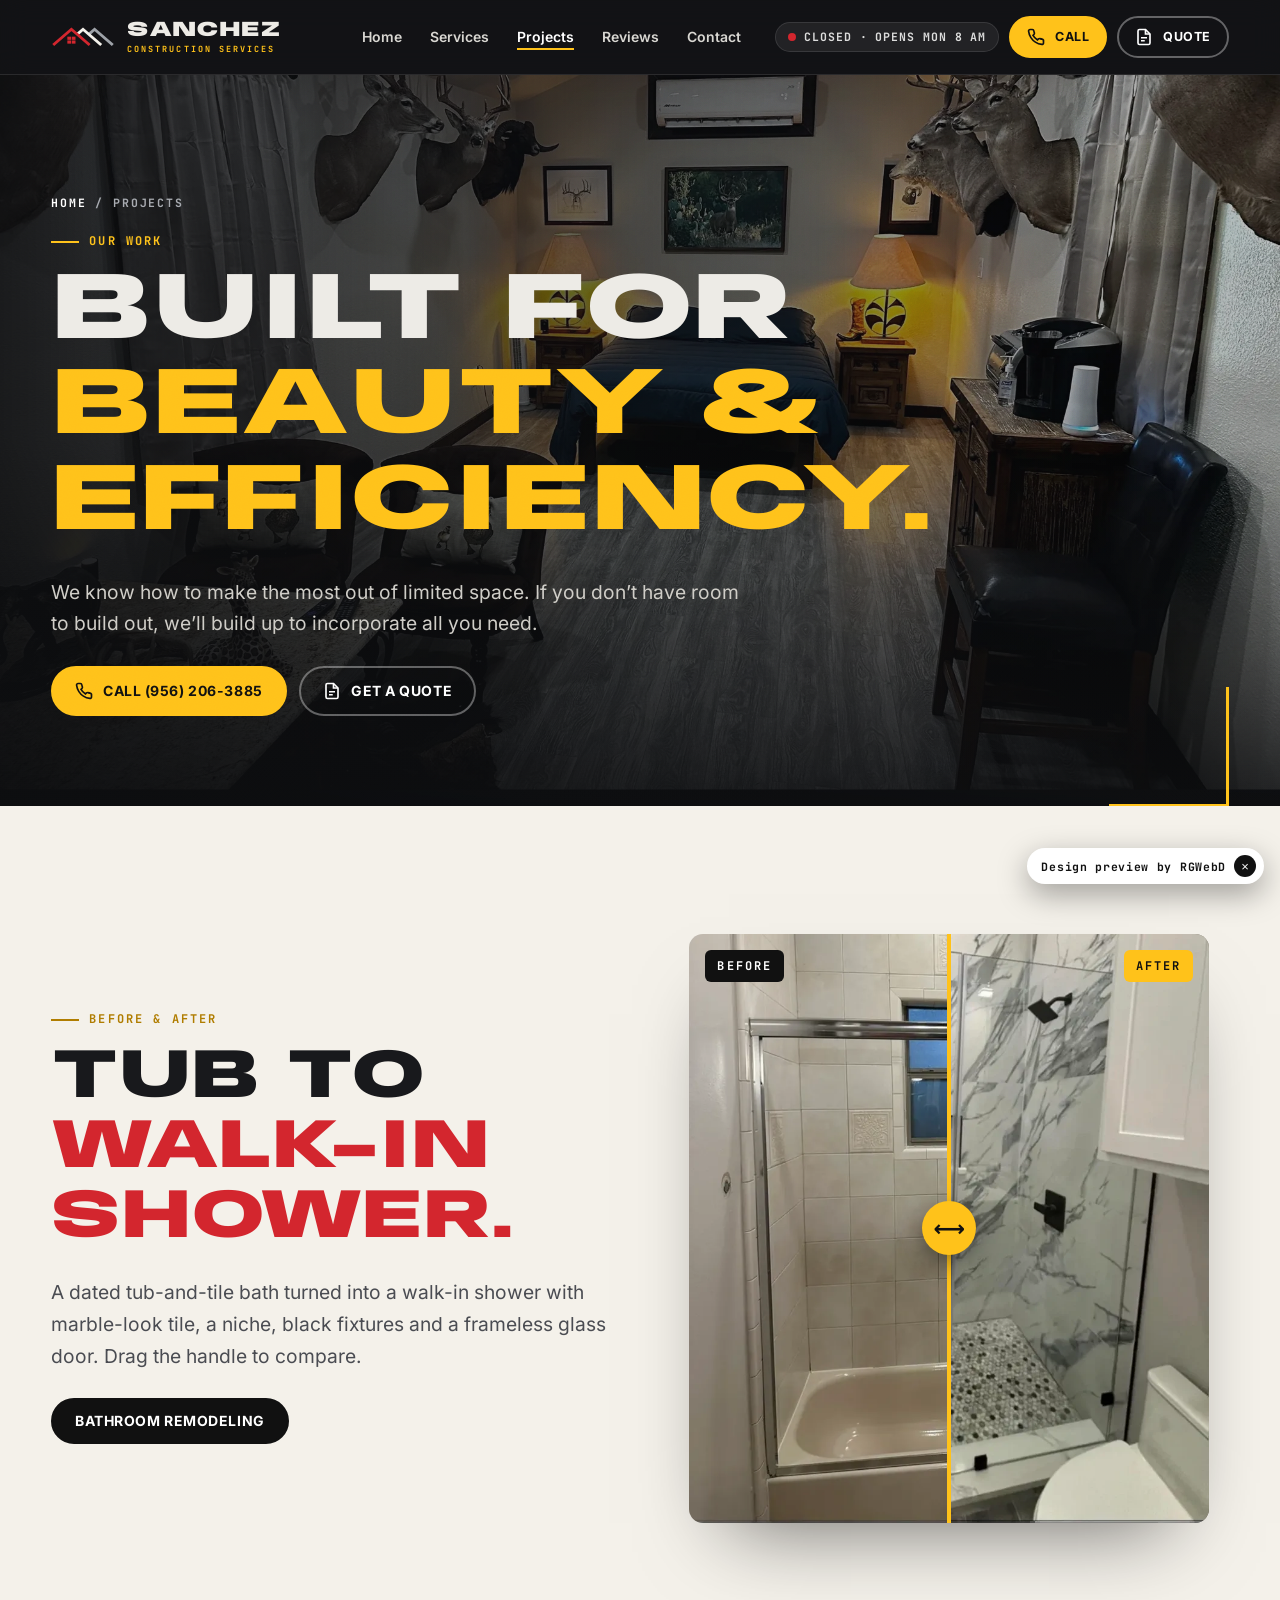
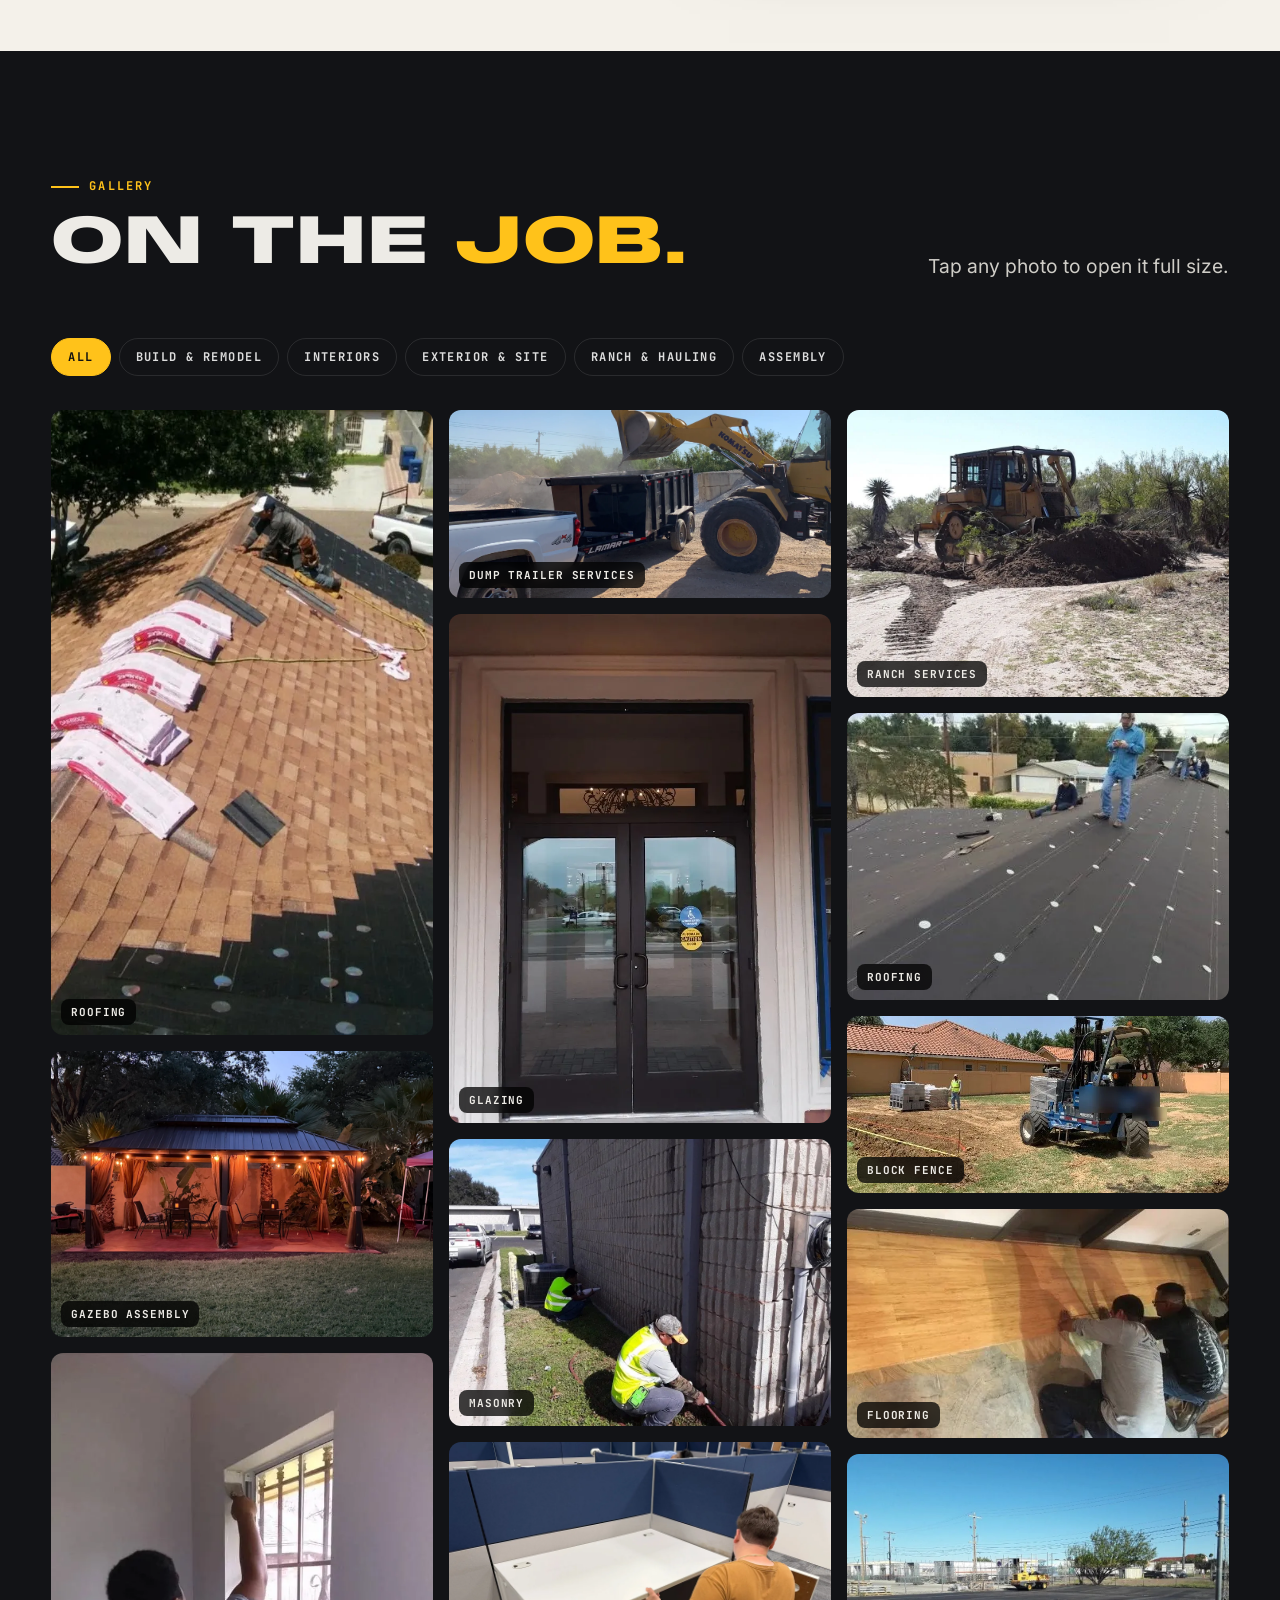
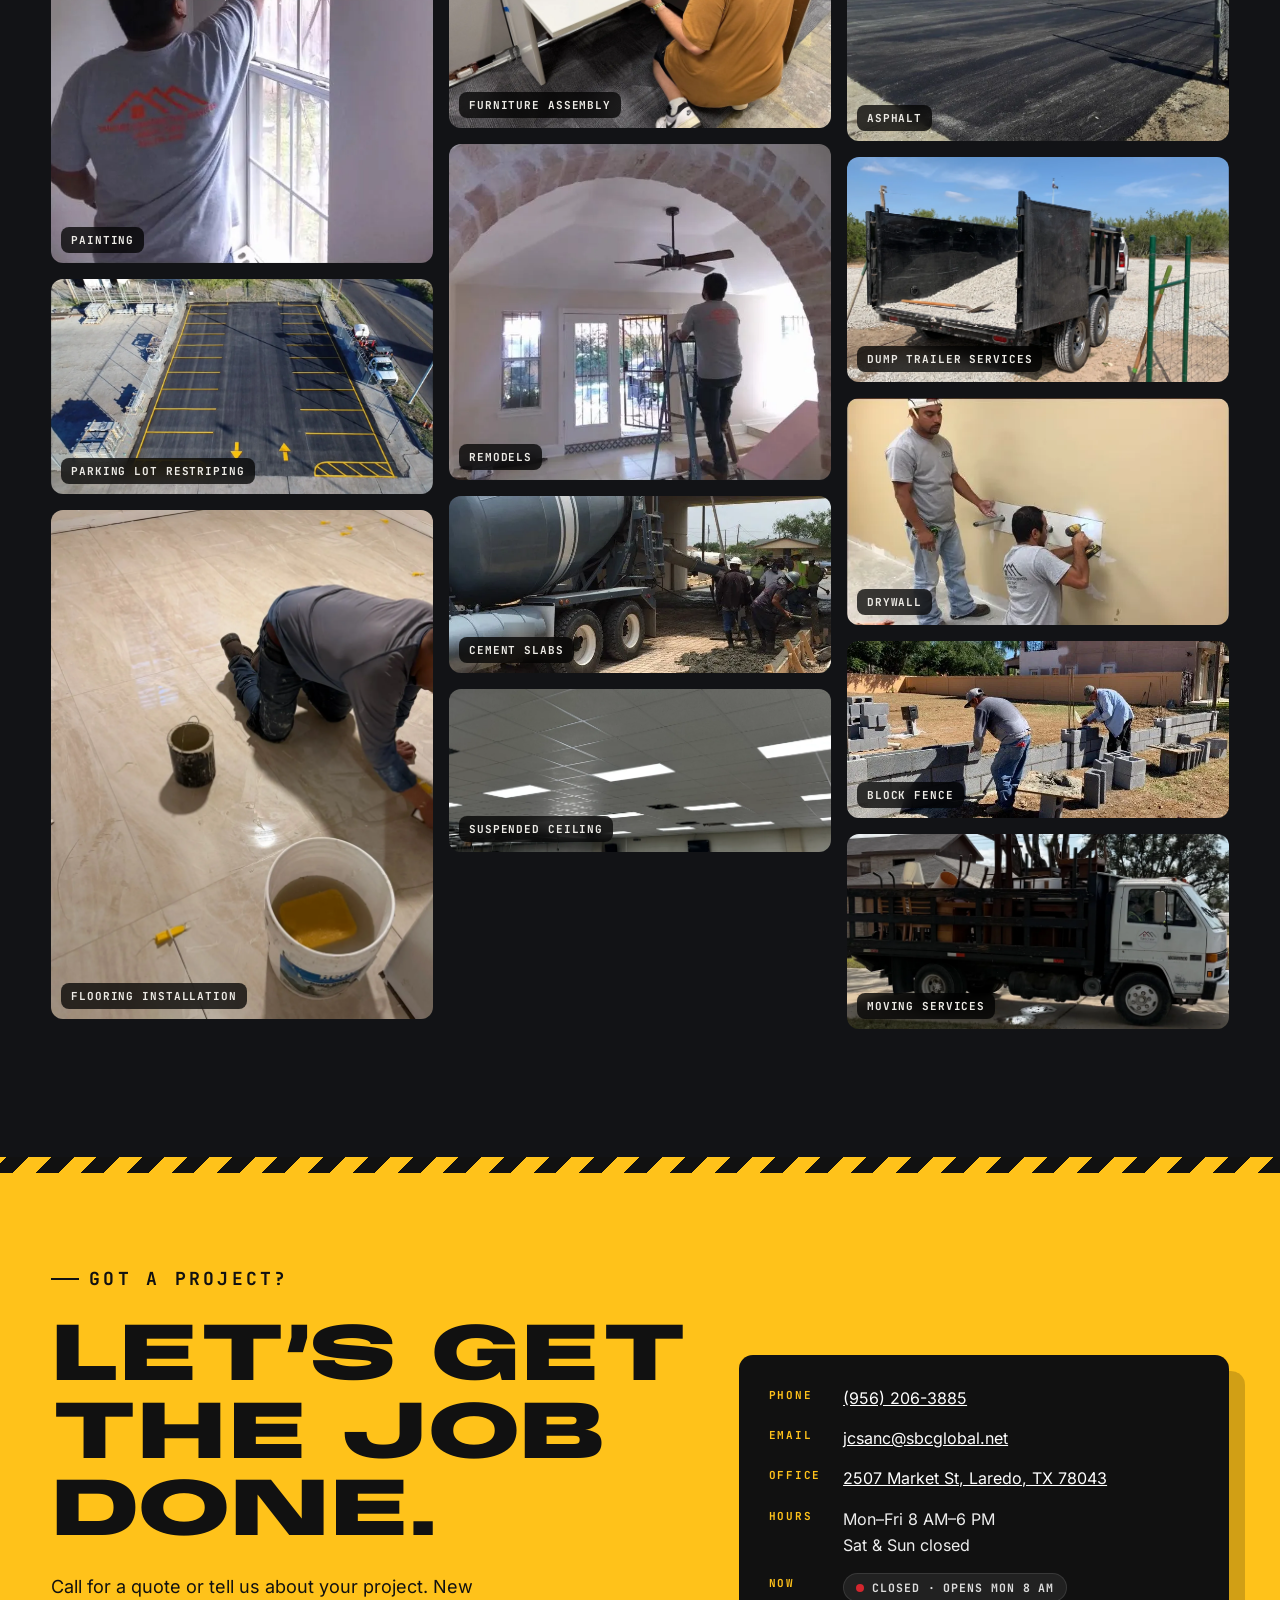
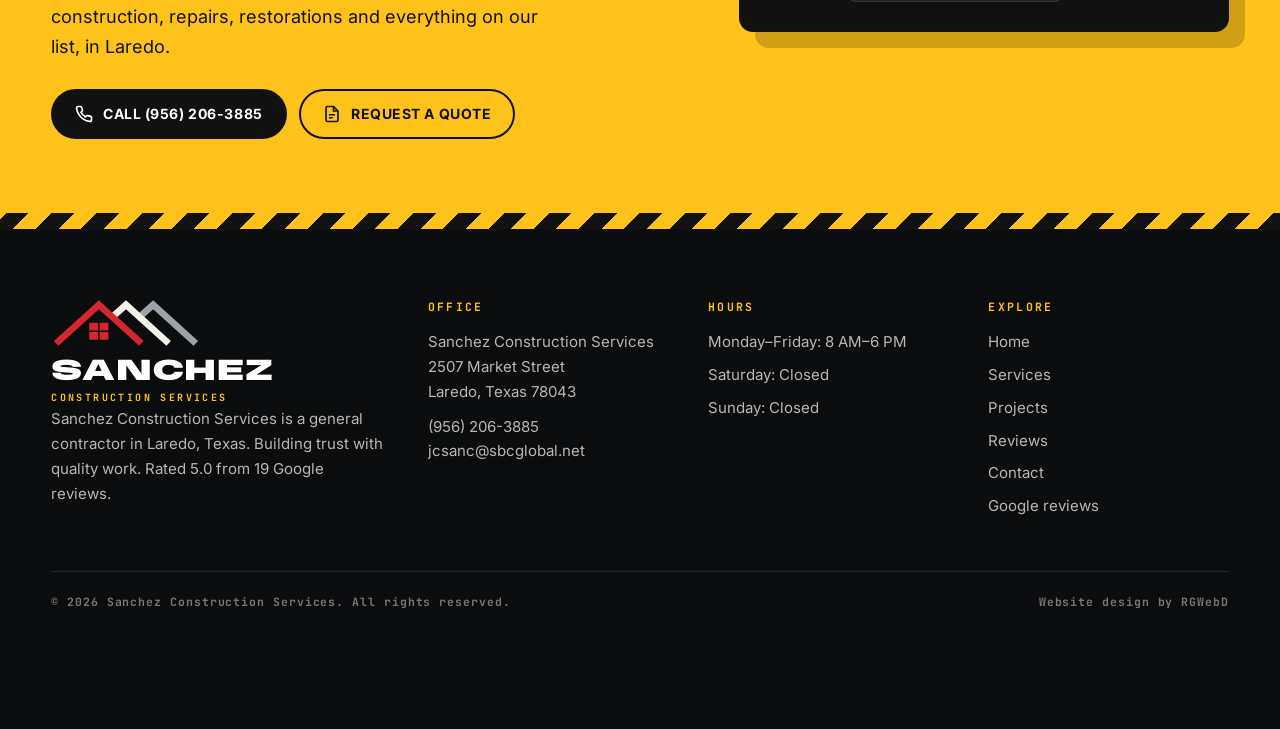
<file: projects.html>
<!doctype html><html lang="en"><head><meta charset="utf-8"><meta name="viewport" content="width=device-width,initial-scale=1,viewport-fit=cover">
<title>Projects &amp; Gallery | Sanchez Construction Services, Laredo TX</title><meta name="description" content="Photos of real Sanchez Construction Services jobs in Laredo: roofing, remodels, a bathroom before &amp; after, cabins, gazebos, masonry, concrete, asphalt and parking lots."><link rel="canonical" href="https://rgwebd.github.io/sanchezconstructiontx-demo/projects.html">
<meta name="theme-color" content="#121316"><meta name="robots" content="index,follow">
<meta property="og:type" content="website"><meta property="og:site_name" content="Sanchez Construction Services"><meta property="og:locale" content="en_US"><meta property="og:title" content="Projects &amp; Gallery | Sanchez Construction Services, Laredo TX"><meta property="og:description" content="Photos of real Sanchez Construction Services jobs in Laredo: roofing, remodels, a bathroom before &amp; after, cabins, gazebos, masonry, concrete, asphalt and parking lots."><meta property="og:url" content="https://rgwebd.github.io/sanchezconstructiontx-demo/projects.html"><meta property="og:image" content="https://rgwebd.github.io/sanchezconstructiontx-demo/assets/og-image.jpg"><meta property="og:image:width" content="1200"><meta property="og:image:height" content="630"><meta property="og:image:alt" content="Sanchez Construction Services — general contractor in Laredo, TX">
<meta name="twitter:card" content="summary_large_image"><meta name="twitter:title" content="Projects &amp; Gallery | Sanchez Construction Services, Laredo TX"><meta name="twitter:description" content="Photos of real Sanchez Construction Services jobs in Laredo: roofing, remodels, a bathroom before &amp; after, cabins, gazebos, masonry, concrete, asphalt and parking lots."><meta name="twitter:image" content="https://rgwebd.github.io/sanchezconstructiontx-demo/assets/og-image.jpg">
<link rel="icon" href="favicon.ico" sizes="any"><link rel="icon" type="image/svg+xml" href="assets/favicon.svg"><link rel="apple-touch-icon" href="apple-touch-icon.png">
<link rel="preload" href="assets/fonts/anybody-100_900.woff2" as="font" type="font/woff2" crossorigin>
<link rel="stylesheet" href="assets/styles.css"><script>document.documentElement.classList.add('js')</script>
<script type="application/ld+json">{"@context": "https://schema.org", "@graph": [{"@type": "GeneralContractor", "@id": "https://rgwebd.github.io/sanchezconstructiontx-demo/#business", "name": "Sanchez Construction Services", "url": "https://rgwebd.github.io/sanchezconstructiontx-demo/", "telephone": "+1-956-206-3885", "email": "jcsanc@sbcglobal.net", "description": "General contractor in Laredo, Texas offering commercial and residential construction, repairs and restorations, roofing, painting, drywall, flooring, remodeling, masonry, concrete, asphalt and parking lot restriping, ranch, hauling and moving services.", "image": ["https://rgwebd.github.io/sanchezconstructiontx-demo/assets/og-image.jpg", "https://rgwebd.github.io/sanchezconstructiontx-demo/assets/img/dump-trailer-loader.webp"], "logo": "https://rgwebd.github.io/sanchezconstructiontx-demo/assets/icon-512.png", "address": {"@type": "PostalAddress", "streetAddress": "2507 Market St", "addressLocality": "Laredo", "addressRegion": "TX", "postalCode": "78043", "addressCountry": "US"}, "geo": {"@type": "GeoCoordinates", "latitude": 27.5035321, "longitude": -99.4703193}, "hasMap": "https://maps.google.com/?cid=174853116217362907", "areaServed": {"@type": "City", "name": "Laredo, Texas"}, "openingHoursSpecification": [{"@type": "OpeningHoursSpecification", "dayOfWeek": ["Monday", "Tuesday", "Wednesday", "Thursday", "Friday"], "opens": "08:00", "closes": "18:00"}], "aggregateRating": {"@type": "AggregateRating", "ratingValue": "5.0", "reviewCount": "19", "bestRating": "5"}, "sameAs": ["https://maps.google.com/?cid=174853116217362907"], "hasOfferCatalog": {"@type": "OfferCatalog", "name": "Construction services", "itemListElement": [{"@type": "Offer", "itemOffered": {"@type": "Service", "name": "Commercial Construction", "url": "https://rgwebd.github.io/sanchezconstructiontx-demo/services.html#commercial"}}, {"@type": "Offer", "itemOffered": {"@type": "Service", "name": "Residential Construction", "url": "https://rgwebd.github.io/sanchezconstructiontx-demo/services.html#residential"}}, {"@type": "Offer", "itemOffered": {"@type": "Service", "name": "Remodels", "url": "https://rgwebd.github.io/sanchezconstructiontx-demo/services.html#remodels"}}, {"@type": "Offer", "itemOffered": {"@type": "Service", "name": "Cabin Finish Outs", "url": "https://rgwebd.github.io/sanchezconstructiontx-demo/services.html#cabin"}}, {"@type": "Offer", "itemOffered": {"@type": "Service", "name": "Painting", "url": "https://rgwebd.github.io/sanchezconstructiontx-demo/services.html#painting"}}, {"@type": "Offer", "itemOffered": {"@type": "Service", "name": "Drywall Repairs & Installation", "url": "https://rgwebd.github.io/sanchezconstructiontx-demo/services.html#drywall"}}, {"@type": "Offer", "itemOffered": {"@type": "Service", "name": "Flooring Installation", "url": "https://rgwebd.github.io/sanchezconstructiontx-demo/services.html#flooring"}}, {"@type": "Offer", "itemOffered": {"@type": "Service", "name": "Bathroom Remodeling", "url": "https://rgwebd.github.io/sanchezconstructiontx-demo/services.html#bathroom"}}, {"@type": "Offer", "itemOffered": {"@type": "Service", "name": "Suspended Ceiling Installation", "url": "https://rgwebd.github.io/sanchezconstructiontx-demo/services.html#ceiling"}}, {"@type": "Offer", "itemOffered": {"@type": "Service", "name": "Glazing", "url": "https://rgwebd.github.io/sanchezconstructiontx-demo/services.html#glazing"}}, {"@type": "Offer", "itemOffered": {"@type": "Service", "name": "Roofing Repairs & Installations", "url": "https://rgwebd.github.io/sanchezconstructiontx-demo/services.html#roofing"}}, {"@type": "Offer", "itemOffered": {"@type": "Service", "name": "Masonry", "url": "https://rgwebd.github.io/sanchezconstructiontx-demo/services.html#masonry"}}, {"@type": "Offer", "itemOffered": {"@type": "Service", "name": "Block Fences", "url": "https://rgwebd.github.io/sanchezconstructiontx-demo/services.html#fence"}}, {"@type": "Offer", "itemOffered": {"@type": "Service", "name": "Cement Slabs", "url": "https://rgwebd.github.io/sanchezconstructiontx-demo/services.html#slabs"}}, {"@type": "Offer", "itemOffered": {"@type": "Service", "name": "Asphalt", "url": "https://rgwebd.github.io/sanchezconstructiontx-demo/services.html#asphalt"}}, {"@type": "Offer", "itemOffered": {"@type": "Service", "name": "Parking Lot Asphalt & Restriping", "url": "https://rgwebd.github.io/sanchezconstructiontx-demo/services.html#parking"}}, {"@type": "Offer", "itemOffered": {"@type": "Service", "name": "Landscaping Services", "url": "https://rgwebd.github.io/sanchezconstructiontx-demo/services.html#landscaping"}}, {"@type": "Offer", "itemOffered": {"@type": "Service", "name": "Ranch Services", "url": "https://rgwebd.github.io/sanchezconstructiontx-demo/services.html#ranch"}}, {"@type": "Offer", "itemOffered": {"@type": "Service", "name": "Septic Tank Services", "url": "https://rgwebd.github.io/sanchezconstructiontx-demo/services.html#septic"}}, {"@type": "Offer", "itemOffered": {"@type": "Service", "name": "Dump Trailer Services", "url": "https://rgwebd.github.io/sanchezconstructiontx-demo/services.html#dump"}}, {"@type": "Offer", "itemOffered": {"@type": "Service", "name": "Moving Services", "url": "https://rgwebd.github.io/sanchezconstructiontx-demo/services.html#moving"}}, {"@type": "Offer", "itemOffered": {"@type": "Service", "name": "Furniture Assembly", "url": "https://rgwebd.github.io/sanchezconstructiontx-demo/services.html#furniture"}}, {"@type": "Offer", "itemOffered": {"@type": "Service", "name": "Gazebo Assembly", "url": "https://rgwebd.github.io/sanchezconstructiontx-demo/services.html#gazebo"}}]}}, {"@type": "BreadcrumbList", "itemListElement": [{"@type": "ListItem", "position": 1, "name": "Home", "item": "https://rgwebd.github.io/sanchezconstructiontx-demo/"}, {"@type": "ListItem", "position": 2, "name": "Projects", "item": "https://rgwebd.github.io/sanchezconstructiontx-demo/projects.html"}]}, {"@type": "ImageGallery", "name": "Sanchez Construction Services projects", "image": ["https://rgwebd.github.io/sanchezconstructiontx-demo/assets/img/roofing-shingles.webp", "https://rgwebd.github.io/sanchezconstructiontx-demo/assets/img/gazebo.webp", "https://rgwebd.github.io/sanchezconstructiontx-demo/assets/img/painting.webp", "https://rgwebd.github.io/sanchezconstructiontx-demo/assets/img/parking-lot-aerial.webp", "https://rgwebd.github.io/sanchezconstructiontx-demo/assets/img/flooring-tile.webp", "https://rgwebd.github.io/sanchezconstructiontx-demo/assets/img/dump-trailer-loader.webp", "https://rgwebd.github.io/sanchezconstructiontx-demo/assets/img/glazing.webp", "https://rgwebd.github.io/sanchezconstructiontx-demo/assets/img/masonry.webp", "https://rgwebd.github.io/sanchezconstructiontx-demo/assets/img/furniture-assembly.webp", "https://rgwebd.github.io/sanchezconstructiontx-demo/assets/img/remodel-arch.webp", "https://rgwebd.github.io/sanchezconstructiontx-demo/assets/img/cement-slab.webp", "https://rgwebd.github.io/sanchezconstructiontx-demo/assets/img/suspended-ceiling.webp", "https://rgwebd.github.io/sanchezconstructiontx-demo/assets/img/ranch-services.webp", "https://rgwebd.github.io/sanchezconstructiontx-demo/assets/img/roofing-deck.webp", "https://rgwebd.github.io/sanchezconstructiontx-demo/assets/img/block-fence-1.webp", "https://rgwebd.github.io/sanchezconstructiontx-demo/assets/img/flooring-wood.webp", "https://rgwebd.github.io/sanchezconstructiontx-demo/assets/img/asphalt.webp", "https://rgwebd.github.io/sanchezconstructiontx-demo/assets/img/dump-trailer-gravel.webp", "https://rgwebd.github.io/sanchezconstructiontx-demo/assets/img/drywall.webp", "https://rgwebd.github.io/sanchezconstructiontx-demo/assets/img/block-fence-2.webp", "https://rgwebd.github.io/sanchezconstructiontx-demo/assets/img/moving-truck.webp"]}]}</script><script src="https://cosmiccallers.lovable.app/demo-track.js" data-demo="sanchezconstructiontx-demo" defer></script></head>
<body><a class="skip" href="#main">Skip to content</a><div class="progress" aria-hidden="true"></div>
<header class="hdr"><div class="wrap"><a class="brand" href="index.html" aria-label="Sanchez Construction Services home"><img src="assets/mark-dark.svg" width="64" height="21" alt=""><span><b>SANCHEZ</b><small>CONSTRUCTION SERVICES</small></span></a>
<nav class="nav" aria-label="Main"><a href="index.html">Home</a><a href="services.html">Services</a><a href="projects.html" aria-current="page">Projects</a><a href="reviews.html">Reviews</a><a href="contact.html">Contact</a></nav><div class="hdr-cta"><span class="status" data-status><i></i><span>Mon–Fri 8 AM–6 PM</span></span><a class="btn mag sm" href="tel:+19562063885"><svg viewBox="0 0 24 24" fill="none" stroke="currentColor" stroke-width="2.2" aria-hidden="true"><path d="M22 16.9v3a2 2 0 0 1-2.2 2 19.8 19.8 0 0 1-8.6-3.1 19.5 19.5 0 0 1-6-6A19.8 19.8 0 0 1 2.1 4.2 2 2 0 0 1 4.1 2h3a2 2 0 0 1 2 1.7c.1 1 .4 1.9.7 2.8a2 2 0 0 1-.5 2.1L8 9.9a16 16 0 0 0 6 6l1.3-1.3a2 2 0 0 1 2.1-.4c.9.3 1.8.6 2.8.7a2 2 0 0 1 1.7 2z"/></svg><span>Call</span></a><a class="btn mag ghost sm" href="contact.html#quote"><svg viewBox="0 0 24 24" fill="none" stroke="currentColor" stroke-width="2.2" aria-hidden="true"><path d="M14 2H6a2 2 0 0 0-2 2v16a2 2 0 0 0 2 2h12a2 2 0 0 0 2-2V8z"/><path d="M14 2v6h6M8 13h8M8 17h5"/></svg><span>Quote</span></a></div>
<button class="burger" aria-label="Menu" aria-expanded="false" aria-controls="mnav"><span></span><span></span><span></span></button></div></header>
<nav class="mnav" id="mnav" aria-label="Mobile"><a href="index.html">Home</a><a href="services.html">Services</a><a href="projects.html">Projects</a><a href="reviews.html">Reviews</a><a href="contact.html">Contact</a><div class="ctas"><a class="btn mag " href="tel:+19562063885"><svg viewBox="0 0 24 24" fill="none" stroke="currentColor" stroke-width="2.2" aria-hidden="true"><path d="M22 16.9v3a2 2 0 0 1-2.2 2 19.8 19.8 0 0 1-8.6-3.1 19.5 19.5 0 0 1-6-6A19.8 19.8 0 0 1 2.1 4.2 2 2 0 0 1 4.1 2h3a2 2 0 0 1 2 1.7c.1 1 .4 1.9.7 2.8a2 2 0 0 1-.5 2.1L8 9.9a16 16 0 0 0 6 6l1.3-1.3a2 2 0 0 1 2.1-.4c.9.3 1.8.6 2.8.7a2 2 0 0 1 1.7 2z"/></svg><span>Call (956) 206-3885</span></a><a class="btn mag ghost" href="contact.html#quote"><svg viewBox="0 0 24 24" fill="none" stroke="currentColor" stroke-width="2.2" aria-hidden="true"><path d="M14 2H6a2 2 0 0 0-2 2v16a2 2 0 0 0 2 2h12a2 2 0 0 0 2-2V8z"/><path d="M14 2v6h6M8 13h8M8 17h5"/></svg><span>Get a quote</span></a></div><p style="margin-top:18px"><span class="status" data-status><i></i><span>Mon–Fri 8 AM–6 PM</span></span></p></nav><main id="main"><section class="phero grain"><div class="bg" data-px="0.22"><img src="assets/img/cabin-finish-out.webp" width="2000" height="1500" alt="Finished cabin interior with wood-look floors" fetchpriority="high" decoding="async" ></div><div class="wrap">
<p class="crumbs"><a href="index.html">Home</a> / Projects</p><p class="kicker" data-r>Our work</p><h1 class="split">Built for <span style="color:var(--y)">beauty &amp; efficiency.</span></h1><p class="lead" data-r>We know how to make the most out of limited space. If you don’t have room to build out, we’ll build up to incorporate all you need.</p><div class="ctas" data-r style="margin-top:26px"><a class="btn mag " href="tel:+19562063885"><svg viewBox="0 0 24 24" fill="none" stroke="currentColor" stroke-width="2.2" aria-hidden="true"><path d="M22 16.9v3a2 2 0 0 1-2.2 2 19.8 19.8 0 0 1-8.6-3.1 19.5 19.5 0 0 1-6-6A19.8 19.8 0 0 1 2.1 4.2 2 2 0 0 1 4.1 2h3a2 2 0 0 1 2 1.7c.1 1 .4 1.9.7 2.8a2 2 0 0 1-.5 2.1L8 9.9a16 16 0 0 0 6 6l1.3-1.3a2 2 0 0 1 2.1-.4c.9.3 1.8.6 2.8.7a2 2 0 0 1 1.7 2z"/></svg><span>Call (956) 206-3885</span></a><a class="btn mag ghost" href="contact.html#quote"><svg viewBox="0 0 24 24" fill="none" stroke="currentColor" stroke-width="2.2" aria-hidden="true"><path d="M14 2H6a2 2 0 0 0-2 2v16a2 2 0 0 0 2 2h12a2 2 0 0 0 2-2V8z"/><path d="M14 2v6h6M8 13h8M8 17h5"/></svg><span>Get a quote</span></a></div></div><div class="frame" aria-hidden="true"></div></section>
<section class="sec light" aria-labelledby="ba-h"><div class="wrap ba-wrap">
<div><p class="kicker">Before &amp; after</p><h2 class="h2 split" id="ba-h">Tub to <em>walk-in shower.</em></h2><p class="lead" data-r style="margin-top:22px">A dated tub-and-tile bath turned into a walk-in shower with marble-look tile, a niche, black fixtures and a frameless glass door. Drag the handle to compare.</p>
<div class="ctas" data-r style="margin-top:26px"><a class="btn dark" href="services.html#bathroom">Bathroom remodeling</a></div></div>
<div class="ba" data-r="zoom"><img src="assets/img/bath-before.webp" width="860" height="974" alt="Before: tub with sliding glass doors and beige tile" loading="lazy"><img class="aft" src="assets/img/bath-after.webp" width="860" height="974" alt="After: walk-in shower with marble-look tile and frameless glass" loading="lazy"><span class="knob" aria-hidden="true"></span><span class="ba-l b" aria-hidden="true">Before</span><span class="ba-l a" aria-hidden="true">After</span><input type="range" min="0" max="100" value="50" aria-label="Before and after comparison slider"></div>
</div></section>
<section class="sec" aria-labelledby="gal-h"><div class="wrap"><div class="head-row"><div><p class="kicker">Gallery</p><h2 class="h2 split" id="gal-h">On the <em>job.</em></h2></div><p class="lead" data-r>Tap any photo to open it full size.</p></div>
<div class="filters" role="group" aria-label="Filter projects"><button type="button" data-f="all" aria-pressed="true">All</button><button type="button" data-f="build" aria-pressed="false">Build &amp; remodel</button><button type="button" data-f="interior" aria-pressed="false">Interiors</button><button type="button" data-f="exterior" aria-pressed="false">Exterior &amp; site</button><button type="button" data-f="ranch" aria-pressed="false">Ranch &amp; hauling</button><button type="button" data-f="assembly" aria-pressed="false">Assembly</button></div>
<div class="gal"><figure data-cat="exterior"><button type="button" data-full="assets/img/roofing-shingles.webp" data-cap="Roofing" aria-label="Open photo: Roofing"><img src="assets/img/roofing-shingles.webp" width="616" height="1008" alt="Shingle bundles staged on a roof" loading="lazy" decoding="async" ></button><figcaption>Roofing</figcaption></figure><figure data-cat="assembly"><button type="button" data-full="assets/img/gazebo.webp" data-cap="Gazebo assembly" aria-label="Open photo: Gazebo assembly"><img src="assets/img/gazebo.webp" width="2000" height="1500" alt="Gazebo with curtains and string lights at dusk" loading="lazy" decoding="async" ></button><figcaption>Gazebo assembly</figcaption></figure><figure data-cat="interior"><button type="button" data-full="assets/img/painting.webp" data-cap="Painting" aria-label="Open photo: Painting"><img src="assets/img/painting.webp" width="616" height="822" alt="Painter rolling an interior wall" loading="lazy" decoding="async" ></button><figcaption>Painting</figcaption></figure><figure data-cat="exterior"><button type="button" data-full="assets/img/parking-lot-aerial.webp" data-cap="Parking lot restriping" aria-label="Open photo: Parking lot restriping"><img src="assets/img/parking-lot-aerial.webp" width="2104" height="1183" alt="Aerial view of a paved, striped parking lot" loading="lazy" decoding="async" ></button><figcaption>Parking lot restriping</figcaption></figure><figure data-cat="interior"><button type="button" data-full="assets/img/flooring-tile.webp" data-cap="Flooring installation" aria-label="Open photo: Flooring installation"><img src="assets/img/flooring-tile.webp" width="1536" height="2048" alt="Crew member setting floor tile" loading="lazy" decoding="async" ></button><figcaption>Flooring installation</figcaption></figure><figure data-cat="ranch"><button type="button" data-full="assets/img/dump-trailer-loader.webp" data-cap="Dump trailer services" aria-label="Open photo: Dump trailer services"><img src="assets/img/dump-trailer-loader.webp" width="2000" height="985" alt="Wheel loader filling a dump trailer" loading="lazy" decoding="async" ></button><figcaption>Dump trailer services</figcaption></figure><figure data-cat="interior"><button type="button" data-full="assets/img/glazing.webp" data-cap="Glazing" aria-label="Open photo: Glazing"><img src="assets/img/glazing.webp" width="720" height="960" alt="Glass double doors at a commercial entrance" loading="lazy" decoding="async" ></button><figcaption>Glazing</figcaption></figure><figure data-cat="exterior"><button type="button" data-full="assets/img/masonry.webp" data-cap="Masonry" aria-label="Open photo: Masonry"><img src="assets/img/masonry.webp" width="960" height="720" alt="Crew working along a block wall" loading="lazy" decoding="async" ></button><figcaption>Masonry</figcaption></figure><figure data-cat="assembly"><button type="button" data-full="assets/img/furniture-assembly.webp" data-cap="Furniture assembly" aria-label="Open photo: Furniture assembly"><img src="assets/img/furniture-assembly.webp" width="1600" height="1200" alt="Crew member assembling office desks" loading="lazy" decoding="async" ></button><figcaption>Furniture assembly</figcaption></figure><figure data-cat="build interior"><button type="button" data-full="assets/img/remodel-arch.webp" data-cap="Remodels" aria-label="Open photo: Remodels"><img src="assets/img/remodel-arch.webp" width="616" height="542" alt="Crew working in an arched living room" loading="lazy" decoding="async" ></button><figcaption>Remodels</figcaption></figure><figure data-cat="exterior"><button type="button" data-full="assets/img/cement-slab.webp" data-cap="Cement slabs" aria-label="Open photo: Cement slabs"><img src="assets/img/cement-slab.webp" width="750" height="347" alt="Concrete pour from a mixer truck" loading="lazy" decoding="async" ></button><figcaption>Cement slabs</figcaption></figure><figure data-cat="interior"><button type="button" data-full="assets/img/suspended-ceiling.webp" data-cap="Suspended ceiling" aria-label="Open photo: Suspended ceiling"><img src="assets/img/suspended-ceiling.webp" width="1600" height="685" alt="New suspended ceiling with panel lights" loading="lazy" decoding="async" ></button><figcaption>Suspended ceiling</figcaption></figure><figure data-cat="ranch"><button type="button" data-full="assets/img/ranch-services.webp" data-cap="Ranch services" aria-label="Open photo: Ranch services"><img src="assets/img/ranch-services.webp" width="960" height="720" alt="Equipment clearing brush on ranch land" loading="lazy" decoding="async" ></button><figcaption>Ranch services</figcaption></figure><figure data-cat="exterior"><button type="button" data-full="assets/img/roofing-deck.webp" data-cap="Roofing" aria-label="Open photo: Roofing"><img src="assets/img/roofing-deck.webp" width="461" height="347" alt="Roofers on a roof deck with underlayment" loading="lazy" decoding="async" ></button><figcaption>Roofing</figcaption></figure><figure data-cat="exterior"><button type="button" data-full="assets/img/block-fence-1.webp" data-cap="Block fence" aria-label="Open photo: Block fence"><img src="assets/img/block-fence-1.webp" width="750" height="347" alt="Pallets of block delivered for a fence" loading="lazy" decoding="async" ></button><figcaption>Block fence</figcaption></figure><figure data-cat="interior"><button type="button" data-full="assets/img/flooring-wood.webp" data-cap="Flooring" aria-label="Open photo: Flooring"><img src="assets/img/flooring-wood.webp" width="577" height="347" alt="Crew installing wood-look flooring" loading="lazy" decoding="async" ></button><figcaption>Flooring</figcaption></figure><figure data-cat="exterior"><button type="button" data-full="assets/img/asphalt.webp" data-cap="Asphalt" aria-label="Open photo: Asphalt"><img src="assets/img/asphalt.webp" width="960" height="720" alt="Freshly laid asphalt" loading="lazy" decoding="async" ></button><figcaption>Asphalt</figcaption></figure><figure data-cat="ranch"><button type="button" data-full="assets/img/dump-trailer-gravel.webp" data-cap="Dump trailer services" aria-label="Open photo: Dump trailer services"><img src="assets/img/dump-trailer-gravel.webp" width="1600" height="945" alt="Dump trailer loaded with gravel" loading="lazy" decoding="async" ></button><figcaption>Dump trailer services</figcaption></figure><figure data-cat="interior"><button type="button" data-full="assets/img/drywall.webp" data-cap="Drywall" aria-label="Open photo: Drywall"><img src="assets/img/drywall.webp" width="584" height="347" alt="Two crew members hanging drywall" loading="lazy" decoding="async" ></button><figcaption>Drywall</figcaption></figure><figure data-cat="exterior"><button type="button" data-full="assets/img/block-fence-2.webp" data-cap="Block fence" aria-label="Open photo: Block fence"><img src="assets/img/block-fence-2.webp" width="750" height="347" alt="Masons laying block for a fence" loading="lazy" decoding="async" ></button><figcaption>Block fence</figcaption></figure><figure data-cat="ranch"><button type="button" data-full="assets/img/moving-truck.webp" data-cap="Moving services" aria-label="Open photo: Moving services"><img src="assets/img/moving-truck.webp" width="1600" height="820" alt="Company truck loaded for a move" loading="lazy" decoding="async" ></button><figcaption>Moving services</figcaption></figure></div></div></section>
<div class="lbx" role="dialog" aria-modal="true" aria-label="Photo viewer"><button class="x" aria-label="Close">×</button><button class="pv" aria-label="Previous photo">←</button><figure><img alt=""><figcaption></figcaption></figure><button class="nx" aria-label="Next photo">→</button></div></main><section class="cta-band" aria-labelledby="cta-h"><div class="wrap cta-grid"><div data-r>
<p class="kicker">Got a project?</p><h2 id="cta-h">Let’s get the job done.</h2>
<p>Call for a quote or tell us about your project. New construction, repairs, restorations and everything on our list, in Laredo.</p>
<div class="ctas"><a class="btn mag dark" href="tel:+19562063885"><svg viewBox="0 0 24 24" fill="none" stroke="currentColor" stroke-width="2.2" aria-hidden="true"><path d="M22 16.9v3a2 2 0 0 1-2.2 2 19.8 19.8 0 0 1-8.6-3.1 19.5 19.5 0 0 1-6-6A19.8 19.8 0 0 1 2.1 4.2 2 2 0 0 1 4.1 2h3a2 2 0 0 1 2 1.7c.1 1 .4 1.9.7 2.8a2 2 0 0 1-.5 2.1L8 9.9a16 16 0 0 0 6 6l1.3-1.3a2 2 0 0 1 2.1-.4c.9.3 1.8.6 2.8.7a2 2 0 0 1 1.7 2z"/></svg><span>Call (956) 206-3885</span></a><a class="btn mag dark" style="--bg:transparent;--fg:#111;border-color:#111" href="contact.html#quote"><svg viewBox="0 0 24 24" fill="none" stroke="currentColor" stroke-width="2.2" aria-hidden="true"><path d="M14 2H6a2 2 0 0 0-2 2v16a2 2 0 0 0 2 2h12a2 2 0 0 0 2-2V8z"/><path d="M14 2v6h6M8 13h8M8 17h5"/></svg><span>Request a quote</span></a></div></div>
<div class="cta-card" data-r="right"><dl><dt>Phone</dt><dd><a href="tel:+19562063885">(956) 206-3885</a></dd><dt>Email</dt><dd><a href="mailto:jcsanc@sbcglobal.net">jcsanc@sbcglobal.net</a></dd><dt>Office</dt><dd><a href="https://www.google.com/maps/dir/?api=1&destination=Sanchez+Construction+Services%2C+2507+Market+St%2C+Laredo%2C+TX+78043" target="_blank" rel="noopener">2507 Market St, Laredo, TX 78043</a></dd><dt>Hours</dt><dd>Mon–Fri 8 AM–6 PM<br>Sat &amp; Sun closed</dd><dt>Now</dt><dd><span class="status" data-status><i></i><span>Mon–Fri 8 AM–6 PM</span></span></dd></dl></div></div></section>
<footer class="ftr"><div class="wrap"><div class="fgrid">
<div><img class="logo" src="assets/mark-dark.svg" width="150" height="49" alt="" loading="lazy"><p class="fbrand">SANCHEZ<small>CONSTRUCTION SERVICES</small></p><p>Sanchez Construction Services is a general contractor in Laredo, Texas. Building trust with quality work. Rated 5.0 from 19 Google reviews.</p></div>
<div><h2>Office</h2><address style="font-style:normal">Sanchez Construction Services<br>2507 Market Street<br>Laredo, Texas 78043</address><p style="margin-top:10px"><a href="tel:+19562063885">(956) 206-3885</a><br><a href="mailto:jcsanc@sbcglobal.net">jcsanc@sbcglobal.net</a></p></div>
<div><h2>Hours</h2><ul><li>Monday–Friday: 8 AM–6 PM</li><li>Saturday: Closed</li><li>Sunday: Closed</li></ul></div>
<div><h2>Explore</h2><ul><li><a href="index.html">Home</a></li><li><a href="services.html">Services</a></li><li><a href="projects.html">Projects</a></li><li><a href="reviews.html">Reviews</a></li><li><a href="contact.html">Contact</a></li><li><a href="https://maps.google.com/?cid=174853116217362907" target="_blank" rel="noopener">Google reviews</a></li></ul></div>
</div><div class="fine"><span>© 2026 Sanchez Construction Services. All rights reserved.</span><span>Website design by RGWebD</span></div></div></footer>
<div class="mbar" role="navigation" aria-label="Quick actions"><a class="btn mag " href="tel:+19562063885"><svg viewBox="0 0 24 24" fill="none" stroke="currentColor" stroke-width="2.2" aria-hidden="true"><path d="M22 16.9v3a2 2 0 0 1-2.2 2 19.8 19.8 0 0 1-8.6-3.1 19.5 19.5 0 0 1-6-6A19.8 19.8 0 0 1 2.1 4.2 2 2 0 0 1 4.1 2h3a2 2 0 0 1 2 1.7c.1 1 .4 1.9.7 2.8a2 2 0 0 1-.5 2.1L8 9.9a16 16 0 0 0 6 6l1.3-1.3a2 2 0 0 1 2.1-.4c.9.3 1.8.6 2.8.7a2 2 0 0 1 1.7 2z"/></svg><span>Call now</span></a><a class="btn mag ghost" href="contact.html#quote"><svg viewBox="0 0 24 24" fill="none" stroke="currentColor" stroke-width="2.2" aria-hidden="true"><path d="M14 2H6a2 2 0 0 0-2 2v16a2 2 0 0 0 2 2h12a2 2 0 0 0 2-2V8z"/><path d="M14 2v6h6M8 13h8M8 17h5"/></svg><span>Get a quote</span></a></div>
<div class="demo" role="note">Design preview by RGWebD <button aria-label="Dismiss design preview note">×</button></div><script src="assets/script.js" defer></script></body></html>
</file>
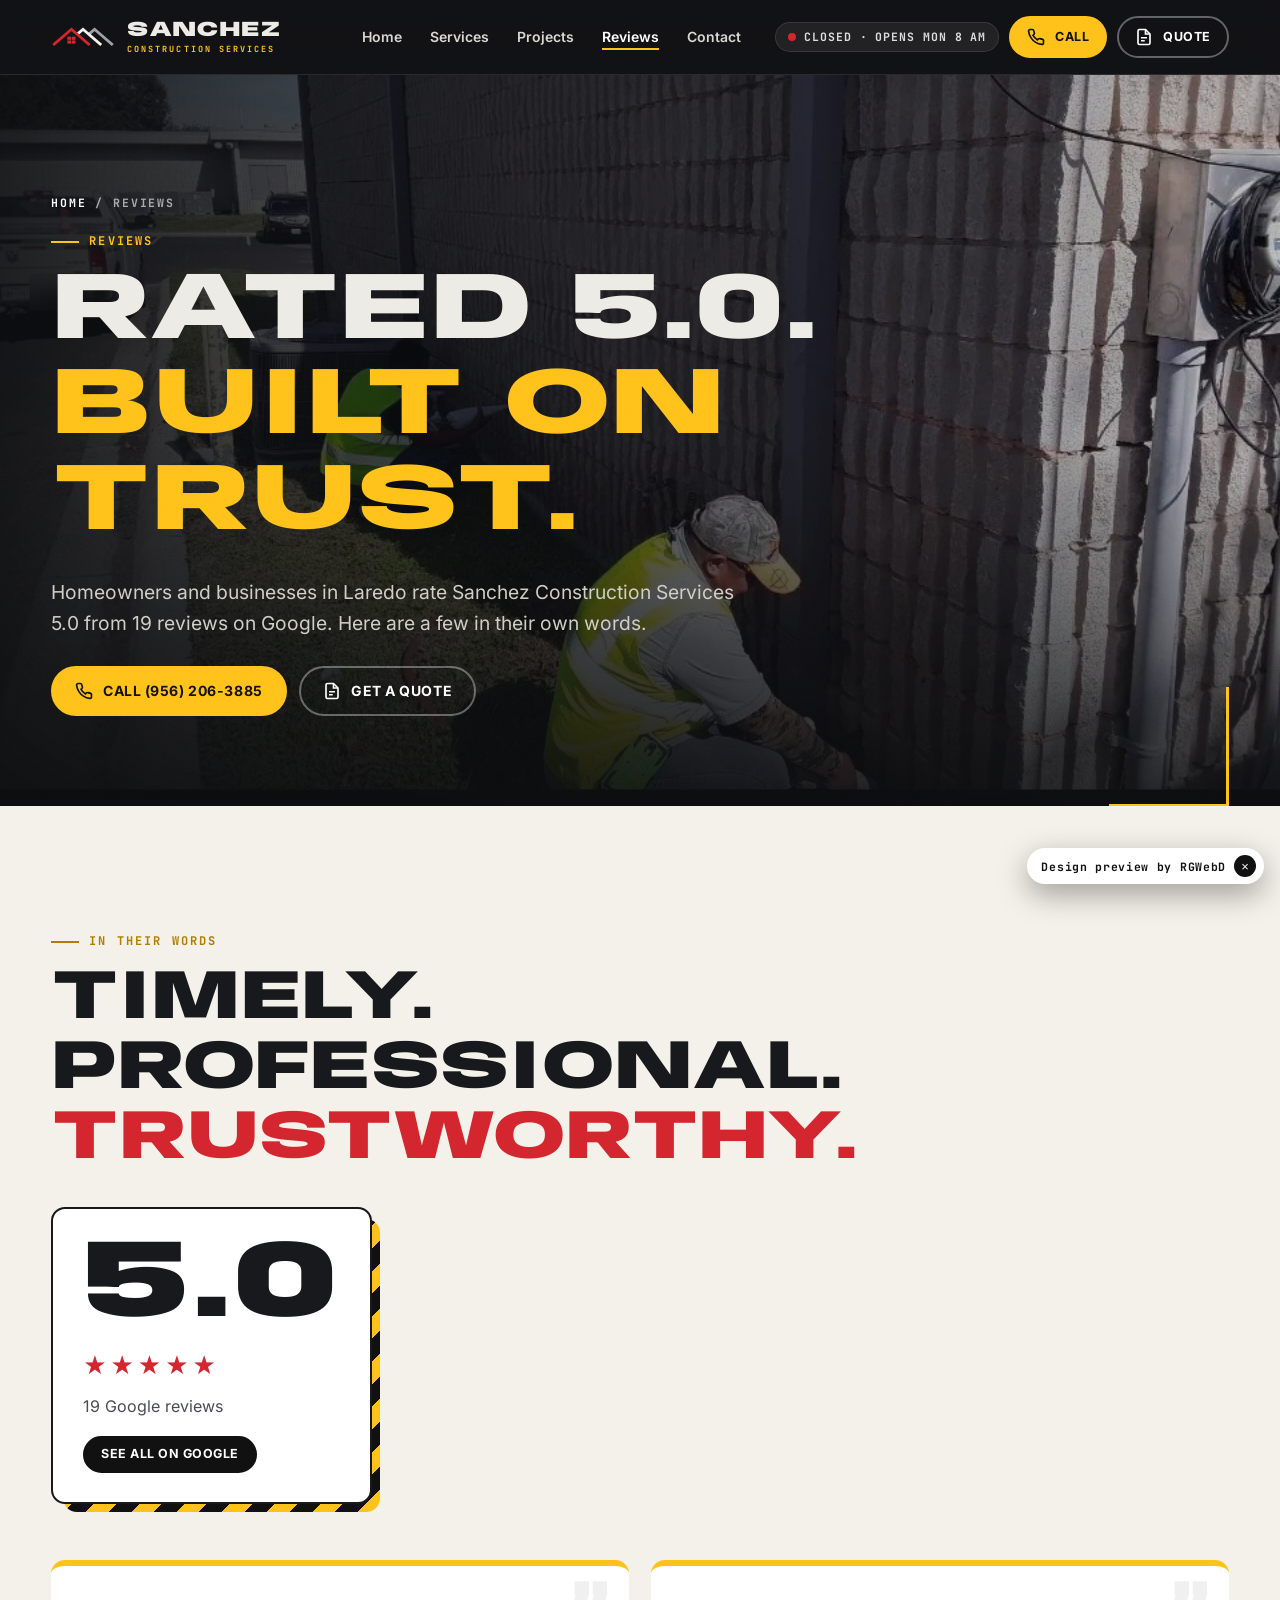
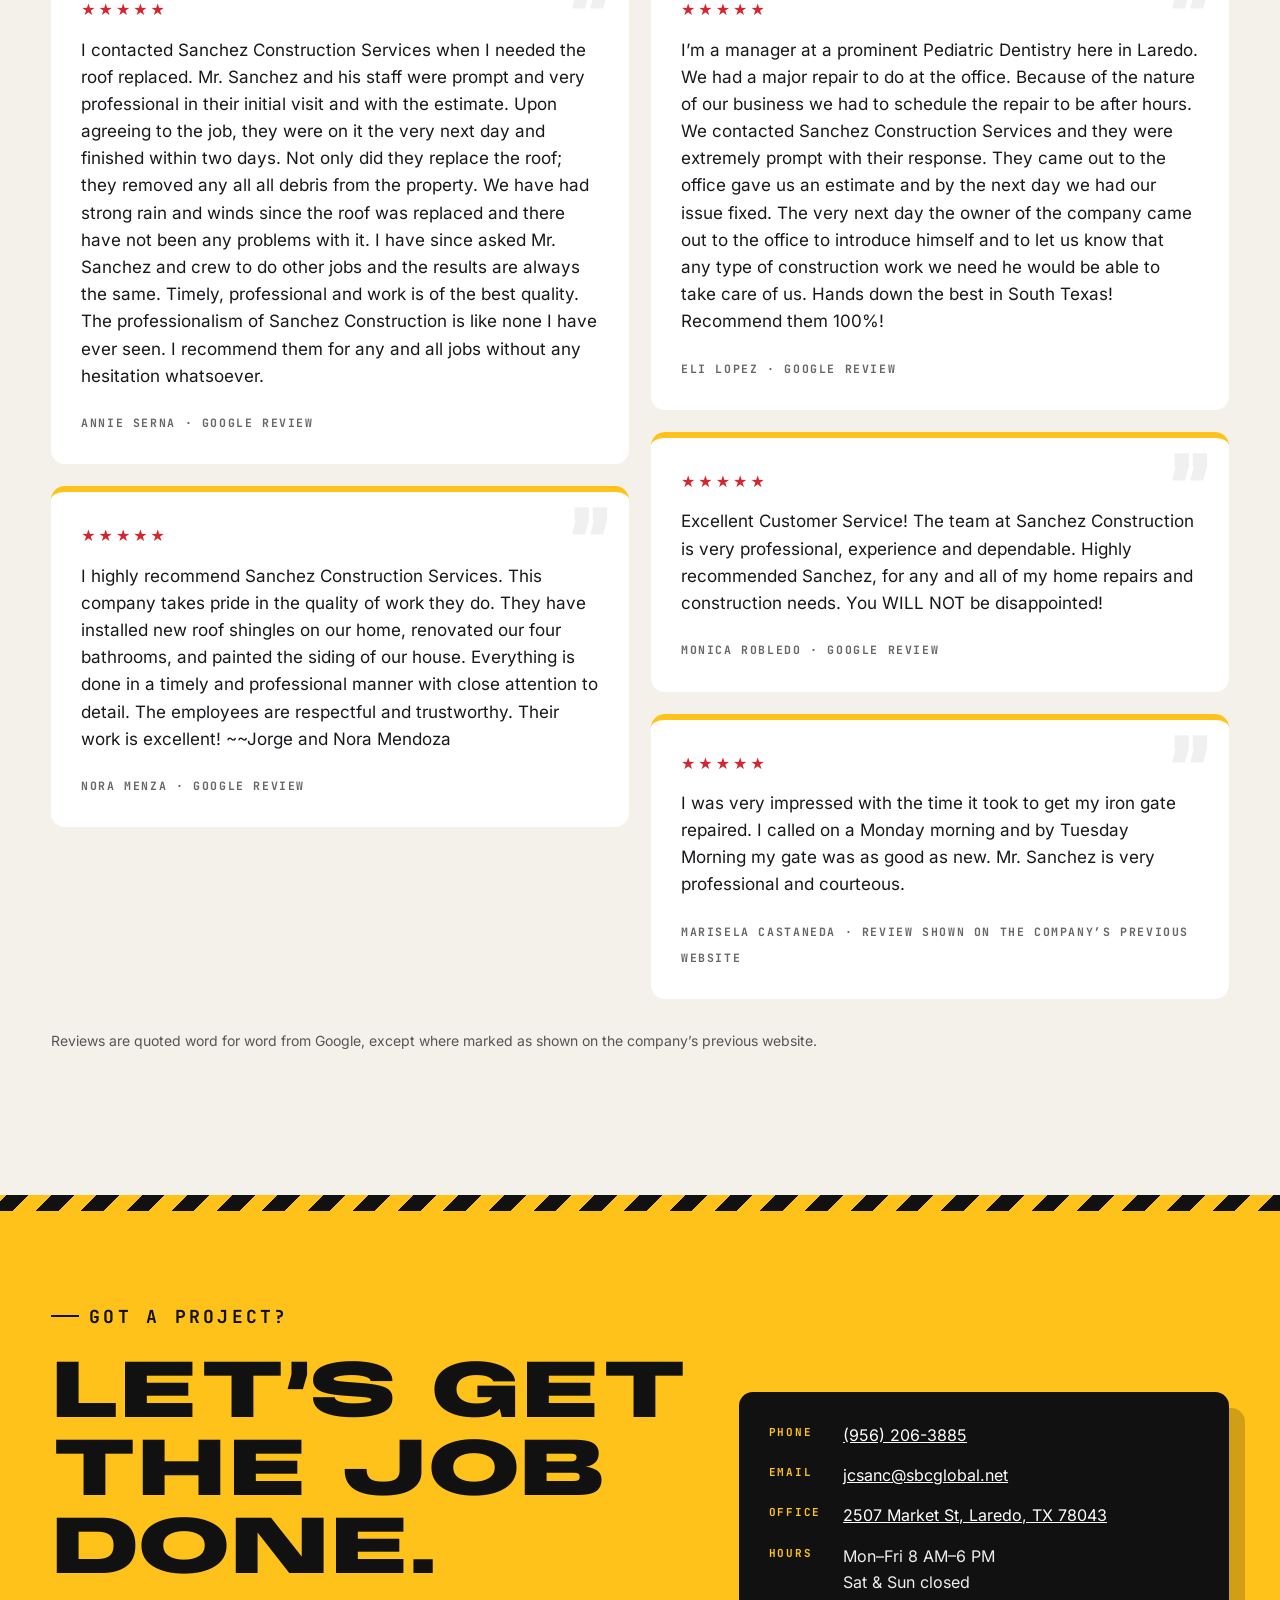
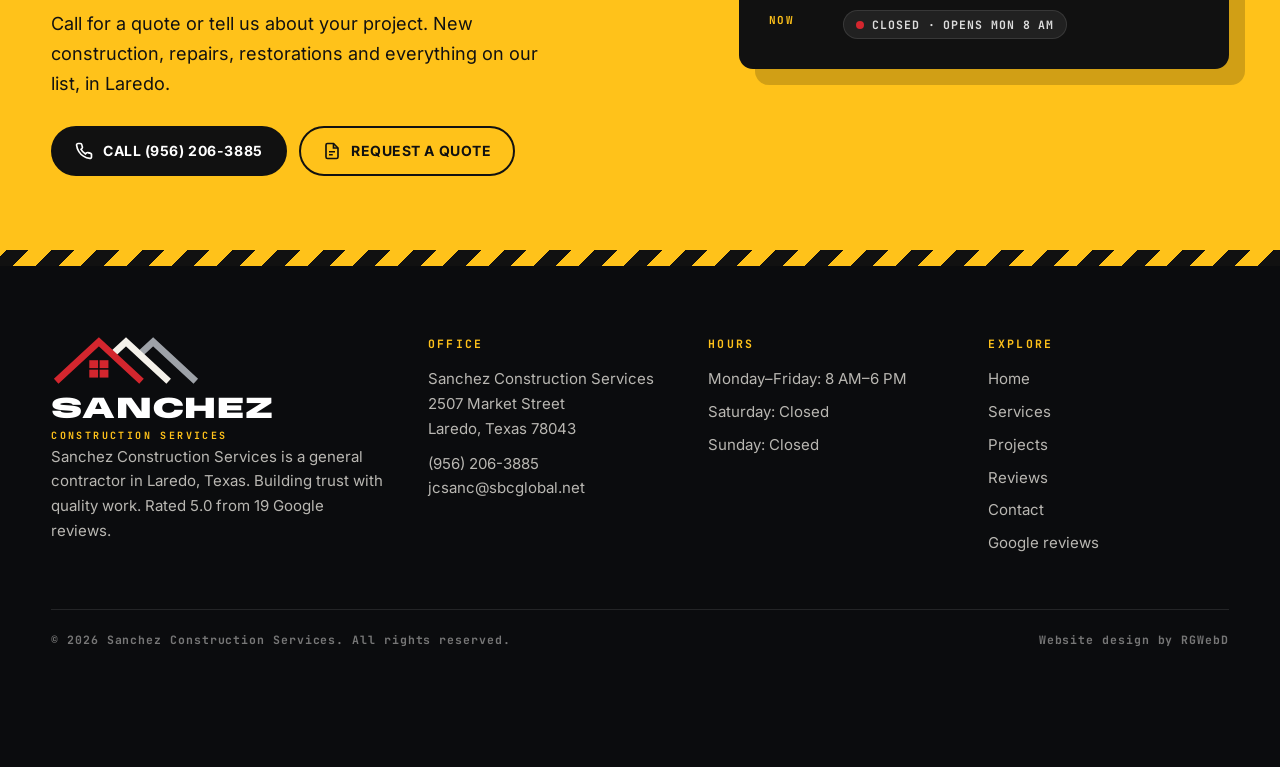
<file: reviews.html>
<!doctype html><html lang="en"><head><meta charset="utf-8"><meta name="viewport" content="width=device-width,initial-scale=1,viewport-fit=cover">
<title>Reviews | Sanchez Construction Services, Laredo TX</title><meta name="description" content="Sanchez Construction Services is rated 5.0 from 19 Google reviews. Read what Laredo homeowners and businesses say."><link rel="canonical" href="https://rgwebd.github.io/sanchezconstructiontx-demo/reviews.html">
<meta name="theme-color" content="#121316"><meta name="robots" content="index,follow">
<meta property="og:type" content="website"><meta property="og:site_name" content="Sanchez Construction Services"><meta property="og:locale" content="en_US"><meta property="og:title" content="Reviews | Sanchez Construction Services, Laredo TX"><meta property="og:description" content="Sanchez Construction Services is rated 5.0 from 19 Google reviews. Read what Laredo homeowners and businesses say."><meta property="og:url" content="https://rgwebd.github.io/sanchezconstructiontx-demo/reviews.html"><meta property="og:image" content="https://rgwebd.github.io/sanchezconstructiontx-demo/assets/og-image.jpg"><meta property="og:image:width" content="1200"><meta property="og:image:height" content="630"><meta property="og:image:alt" content="Sanchez Construction Services — general contractor in Laredo, TX">
<meta name="twitter:card" content="summary_large_image"><meta name="twitter:title" content="Reviews | Sanchez Construction Services, Laredo TX"><meta name="twitter:description" content="Sanchez Construction Services is rated 5.0 from 19 Google reviews. Read what Laredo homeowners and businesses say."><meta name="twitter:image" content="https://rgwebd.github.io/sanchezconstructiontx-demo/assets/og-image.jpg">
<link rel="icon" href="favicon.ico" sizes="any"><link rel="icon" type="image/svg+xml" href="assets/favicon.svg"><link rel="apple-touch-icon" href="apple-touch-icon.png">
<link rel="preload" href="assets/fonts/anybody-100_900.woff2" as="font" type="font/woff2" crossorigin>
<link rel="stylesheet" href="assets/styles.css"><script>document.documentElement.classList.add('js')</script>
<script type="application/ld+json">{"@context": "https://schema.org", "@graph": [{"@type": "GeneralContractor", "@id": "https://rgwebd.github.io/sanchezconstructiontx-demo/#business", "name": "Sanchez Construction Services", "url": "https://rgwebd.github.io/sanchezconstructiontx-demo/", "telephone": "+1-956-206-3885", "email": "jcsanc@sbcglobal.net", "description": "General contractor in Laredo, Texas offering commercial and residential construction, repairs and restorations, roofing, painting, drywall, flooring, remodeling, masonry, concrete, asphalt and parking lot restriping, ranch, hauling and moving services.", "image": ["https://rgwebd.github.io/sanchezconstructiontx-demo/assets/og-image.jpg", "https://rgwebd.github.io/sanchezconstructiontx-demo/assets/img/dump-trailer-loader.webp"], "logo": "https://rgwebd.github.io/sanchezconstructiontx-demo/assets/icon-512.png", "address": {"@type": "PostalAddress", "streetAddress": "2507 Market St", "addressLocality": "Laredo", "addressRegion": "TX", "postalCode": "78043", "addressCountry": "US"}, "geo": {"@type": "GeoCoordinates", "latitude": 27.5035321, "longitude": -99.4703193}, "hasMap": "https://maps.google.com/?cid=174853116217362907", "areaServed": {"@type": "City", "name": "Laredo, Texas"}, "openingHoursSpecification": [{"@type": "OpeningHoursSpecification", "dayOfWeek": ["Monday", "Tuesday", "Wednesday", "Thursday", "Friday"], "opens": "08:00", "closes": "18:00"}], "aggregateRating": {"@type": "AggregateRating", "ratingValue": "5.0", "reviewCount": "19", "bestRating": "5"}, "sameAs": ["https://maps.google.com/?cid=174853116217362907"], "hasOfferCatalog": {"@type": "OfferCatalog", "name": "Construction services", "itemListElement": [{"@type": "Offer", "itemOffered": {"@type": "Service", "name": "Commercial Construction", "url": "https://rgwebd.github.io/sanchezconstructiontx-demo/services.html#commercial"}}, {"@type": "Offer", "itemOffered": {"@type": "Service", "name": "Residential Construction", "url": "https://rgwebd.github.io/sanchezconstructiontx-demo/services.html#residential"}}, {"@type": "Offer", "itemOffered": {"@type": "Service", "name": "Remodels", "url": "https://rgwebd.github.io/sanchezconstructiontx-demo/services.html#remodels"}}, {"@type": "Offer", "itemOffered": {"@type": "Service", "name": "Cabin Finish Outs", "url": "https://rgwebd.github.io/sanchezconstructiontx-demo/services.html#cabin"}}, {"@type": "Offer", "itemOffered": {"@type": "Service", "name": "Painting", "url": "https://rgwebd.github.io/sanchezconstructiontx-demo/services.html#painting"}}, {"@type": "Offer", "itemOffered": {"@type": "Service", "name": "Drywall Repairs & Installation", "url": "https://rgwebd.github.io/sanchezconstructiontx-demo/services.html#drywall"}}, {"@type": "Offer", "itemOffered": {"@type": "Service", "name": "Flooring Installation", "url": "https://rgwebd.github.io/sanchezconstructiontx-demo/services.html#flooring"}}, {"@type": "Offer", "itemOffered": {"@type": "Service", "name": "Bathroom Remodeling", "url": "https://rgwebd.github.io/sanchezconstructiontx-demo/services.html#bathroom"}}, {"@type": "Offer", "itemOffered": {"@type": "Service", "name": "Suspended Ceiling Installation", "url": "https://rgwebd.github.io/sanchezconstructiontx-demo/services.html#ceiling"}}, {"@type": "Offer", "itemOffered": {"@type": "Service", "name": "Glazing", "url": "https://rgwebd.github.io/sanchezconstructiontx-demo/services.html#glazing"}}, {"@type": "Offer", "itemOffered": {"@type": "Service", "name": "Roofing Repairs & Installations", "url": "https://rgwebd.github.io/sanchezconstructiontx-demo/services.html#roofing"}}, {"@type": "Offer", "itemOffered": {"@type": "Service", "name": "Masonry", "url": "https://rgwebd.github.io/sanchezconstructiontx-demo/services.html#masonry"}}, {"@type": "Offer", "itemOffered": {"@type": "Service", "name": "Block Fences", "url": "https://rgwebd.github.io/sanchezconstructiontx-demo/services.html#fence"}}, {"@type": "Offer", "itemOffered": {"@type": "Service", "name": "Cement Slabs", "url": "https://rgwebd.github.io/sanchezconstructiontx-demo/services.html#slabs"}}, {"@type": "Offer", "itemOffered": {"@type": "Service", "name": "Asphalt", "url": "https://rgwebd.github.io/sanchezconstructiontx-demo/services.html#asphalt"}}, {"@type": "Offer", "itemOffered": {"@type": "Service", "name": "Parking Lot Asphalt & Restriping", "url": "https://rgwebd.github.io/sanchezconstructiontx-demo/services.html#parking"}}, {"@type": "Offer", "itemOffered": {"@type": "Service", "name": "Landscaping Services", "url": "https://rgwebd.github.io/sanchezconstructiontx-demo/services.html#landscaping"}}, {"@type": "Offer", "itemOffered": {"@type": "Service", "name": "Ranch Services", "url": "https://rgwebd.github.io/sanchezconstructiontx-demo/services.html#ranch"}}, {"@type": "Offer", "itemOffered": {"@type": "Service", "name": "Septic Tank Services", "url": "https://rgwebd.github.io/sanchezconstructiontx-demo/services.html#septic"}}, {"@type": "Offer", "itemOffered": {"@type": "Service", "name": "Dump Trailer Services", "url": "https://rgwebd.github.io/sanchezconstructiontx-demo/services.html#dump"}}, {"@type": "Offer", "itemOffered": {"@type": "Service", "name": "Moving Services", "url": "https://rgwebd.github.io/sanchezconstructiontx-demo/services.html#moving"}}, {"@type": "Offer", "itemOffered": {"@type": "Service", "name": "Furniture Assembly", "url": "https://rgwebd.github.io/sanchezconstructiontx-demo/services.html#furniture"}}, {"@type": "Offer", "itemOffered": {"@type": "Service", "name": "Gazebo Assembly", "url": "https://rgwebd.github.io/sanchezconstructiontx-demo/services.html#gazebo"}}]}, "review": [{"@type": "Review", "author": {"@type": "Person", "name": "Annie Serna"}, "reviewRating": {"@type": "Rating", "ratingValue": "5", "bestRating": "5"}, "reviewBody": "I contacted Sanchez Construction Services when I needed the roof replaced. Mr. Sanchez and his staff were prompt and very professional in their initial visit and with the estimate. Upon agreeing to the job, they were on it the very next day and finished within two days. Not only did they replace the roof; they removed any all all debris from the property. We have had strong rain and winds since the roof was replaced and there have not been any problems with it. I have since asked Mr. Sanchez and crew to do other jobs and the results are always the same. Timely, professional and work is of the best quality. The professionalism of Sanchez Construction is like none I have ever seen. I recommend them for any and all jobs without any hesitation whatsoever."}, {"@type": "Review", "author": {"@type": "Person", "name": "Nora Menza"}, "reviewRating": {"@type": "Rating", "ratingValue": "5", "bestRating": "5"}, "reviewBody": "I highly recommend Sanchez Construction Services. This company takes pride in the quality of work they do. They have installed new roof shingles on our home, renovated our four bathrooms, and painted the siding of our house. Everything is done in a timely and professional manner with close attention to detail. The employees are respectful and trustworthy. Their work is excellent! ~~Jorge and Nora Mendoza"}, {"@type": "Review", "author": {"@type": "Person", "name": "Eli Lopez"}, "reviewRating": {"@type": "Rating", "ratingValue": "5", "bestRating": "5"}, "reviewBody": "I’m a manager at a prominent Pediatric Dentistry here in Laredo. We had a major repair to do at the office. Because of the nature of our business we had to schedule the repair to be after hours. We contacted Sanchez Construction Services and they were extremely prompt with their response. They came out to the office gave us an estimate and by the next day we had our issue fixed. The very next day the owner of the company came out to the office to introduce himself and to let us know that any type of construction work we need he would be able to take care of us. Hands down the best in South Texas! Recommend them 100%!"}, {"@type": "Review", "author": {"@type": "Person", "name": "monica robledo"}, "reviewRating": {"@type": "Rating", "ratingValue": "5", "bestRating": "5"}, "reviewBody": "Excellent Customer Service! The team at Sanchez Construction is very professional, experience and dependable. Highly recommended Sanchez, for any and all of my home repairs and construction needs. You WILL NOT be disappointed!"}, {"@type": "Review", "author": {"@type": "Person", "name": "Marisela Castaneda"}, "reviewRating": {"@type": "Rating", "ratingValue": "5", "bestRating": "5"}, "reviewBody": "I was very impressed with the time it took to get my iron gate repaired. I called on a Monday morning and by Tuesday Morning my gate was as good as new. Mr. Sanchez is very professional and courteous."}]}, {"@type": "BreadcrumbList", "itemListElement": [{"@type": "ListItem", "position": 1, "name": "Home", "item": "https://rgwebd.github.io/sanchezconstructiontx-demo/"}, {"@type": "ListItem", "position": 2, "name": "Reviews", "item": "https://rgwebd.github.io/sanchezconstructiontx-demo/reviews.html"}]}]}</script><script src="https://cosmiccallers.lovable.app/demo-track.js" data-demo="sanchezconstructiontx-demo" defer></script></head>
<body><a class="skip" href="#main">Skip to content</a><div class="progress" aria-hidden="true"></div>
<header class="hdr"><div class="wrap"><a class="brand" href="index.html" aria-label="Sanchez Construction Services home"><img src="assets/mark-dark.svg" width="64" height="21" alt=""><span><b>SANCHEZ</b><small>CONSTRUCTION SERVICES</small></span></a>
<nav class="nav" aria-label="Main"><a href="index.html">Home</a><a href="services.html">Services</a><a href="projects.html">Projects</a><a href="reviews.html" aria-current="page">Reviews</a><a href="contact.html">Contact</a></nav><div class="hdr-cta"><span class="status" data-status><i></i><span>Mon–Fri 8 AM–6 PM</span></span><a class="btn mag sm" href="tel:+19562063885"><svg viewBox="0 0 24 24" fill="none" stroke="currentColor" stroke-width="2.2" aria-hidden="true"><path d="M22 16.9v3a2 2 0 0 1-2.2 2 19.8 19.8 0 0 1-8.6-3.1 19.5 19.5 0 0 1-6-6A19.8 19.8 0 0 1 2.1 4.2 2 2 0 0 1 4.1 2h3a2 2 0 0 1 2 1.7c.1 1 .4 1.9.7 2.8a2 2 0 0 1-.5 2.1L8 9.9a16 16 0 0 0 6 6l1.3-1.3a2 2 0 0 1 2.1-.4c.9.3 1.8.6 2.8.7a2 2 0 0 1 1.7 2z"/></svg><span>Call</span></a><a class="btn mag ghost sm" href="contact.html#quote"><svg viewBox="0 0 24 24" fill="none" stroke="currentColor" stroke-width="2.2" aria-hidden="true"><path d="M14 2H6a2 2 0 0 0-2 2v16a2 2 0 0 0 2 2h12a2 2 0 0 0 2-2V8z"/><path d="M14 2v6h6M8 13h8M8 17h5"/></svg><span>Quote</span></a></div>
<button class="burger" aria-label="Menu" aria-expanded="false" aria-controls="mnav"><span></span><span></span><span></span></button></div></header>
<nav class="mnav" id="mnav" aria-label="Mobile"><a href="index.html">Home</a><a href="services.html">Services</a><a href="projects.html">Projects</a><a href="reviews.html">Reviews</a><a href="contact.html">Contact</a><div class="ctas"><a class="btn mag " href="tel:+19562063885"><svg viewBox="0 0 24 24" fill="none" stroke="currentColor" stroke-width="2.2" aria-hidden="true"><path d="M22 16.9v3a2 2 0 0 1-2.2 2 19.8 19.8 0 0 1-8.6-3.1 19.5 19.5 0 0 1-6-6A19.8 19.8 0 0 1 2.1 4.2 2 2 0 0 1 4.1 2h3a2 2 0 0 1 2 1.7c.1 1 .4 1.9.7 2.8a2 2 0 0 1-.5 2.1L8 9.9a16 16 0 0 0 6 6l1.3-1.3a2 2 0 0 1 2.1-.4c.9.3 1.8.6 2.8.7a2 2 0 0 1 1.7 2z"/></svg><span>Call (956) 206-3885</span></a><a class="btn mag ghost" href="contact.html#quote"><svg viewBox="0 0 24 24" fill="none" stroke="currentColor" stroke-width="2.2" aria-hidden="true"><path d="M14 2H6a2 2 0 0 0-2 2v16a2 2 0 0 0 2 2h12a2 2 0 0 0 2-2V8z"/><path d="M14 2v6h6M8 13h8M8 17h5"/></svg><span>Get a quote</span></a></div><p style="margin-top:18px"><span class="status" data-status><i></i><span>Mon–Fri 8 AM–6 PM</span></span></p></nav><main id="main"><section class="phero grain"><div class="bg" data-px="0.22"><img src="assets/img/masonry.webp" width="960" height="720" alt="Crew in safety vests working along a block wall" fetchpriority="high" decoding="async" ></div><div class="wrap">
<p class="crumbs"><a href="index.html">Home</a> / Reviews</p><p class="kicker" data-r>Reviews</p><h1 class="split">Rated 5.0. <span style="color:var(--y)">Built on trust.</span></h1><p class="lead" data-r>Homeowners and businesses in Laredo rate Sanchez Construction Services 5.0 from 19 reviews on Google. Here are a few in their own words.</p><div class="ctas" data-r style="margin-top:26px"><a class="btn mag " href="tel:+19562063885"><svg viewBox="0 0 24 24" fill="none" stroke="currentColor" stroke-width="2.2" aria-hidden="true"><path d="M22 16.9v3a2 2 0 0 1-2.2 2 19.8 19.8 0 0 1-8.6-3.1 19.5 19.5 0 0 1-6-6A19.8 19.8 0 0 1 2.1 4.2 2 2 0 0 1 4.1 2h3a2 2 0 0 1 2 1.7c.1 1 .4 1.9.7 2.8a2 2 0 0 1-.5 2.1L8 9.9a16 16 0 0 0 6 6l1.3-1.3a2 2 0 0 1 2.1-.4c.9.3 1.8.6 2.8.7a2 2 0 0 1 1.7 2z"/></svg><span>Call (956) 206-3885</span></a><a class="btn mag ghost" href="contact.html#quote"><svg viewBox="0 0 24 24" fill="none" stroke="currentColor" stroke-width="2.2" aria-hidden="true"><path d="M14 2H6a2 2 0 0 0-2 2v16a2 2 0 0 0 2 2h12a2 2 0 0 0 2-2V8z"/><path d="M14 2v6h6M8 13h8M8 17h5"/></svg><span>Get a quote</span></a></div></div><div class="frame" aria-hidden="true"></div></section>
<section class="sec light bp-l" aria-labelledby="rv2-h"><div class="wrap">
<div class="head-row"><div><p class="kicker">In their words</p><h2 class="h2 split" id="rv2-h">Timely. Professional. <em>Trustworthy.</em></h2></div>
<div class="big-rate" data-r="right" style="max-width:340px"><div class="n">5.0</div><div class="st" aria-label="5 out of 5 stars">★★★★★</div><p>19 Google reviews</p><p style="margin-top:16px"><a class="btn dark sm" href="https://maps.google.com/?cid=174853116217362907" target="_blank" rel="noopener">See all on Google</a></p></div></div>
<div class="rgrid"><figure class="rcard" data-r><span class="q" aria-hidden="true">”</span><div class="st" aria-label="5 out of 5 stars">★★★★★</div><blockquote>I contacted Sanchez Construction Services when I needed the roof replaced. Mr. Sanchez and his staff were prompt and very professional in their initial visit and with the estimate. Upon agreeing to the job, they were on it the very next day and finished within two days. Not only did they replace the roof; they removed any all all debris from the property. We have had strong rain and winds since the roof was replaced and there have not been any problems with it. I have since asked Mr. Sanchez and crew to do other jobs and the results are always the same. Timely, professional and work is of the best quality. The professionalism of Sanchez Construction is like none I have ever seen. I recommend them for any and all jobs without any hesitation whatsoever.</blockquote><figcaption><cite>Annie Serna · Google review</cite></figcaption></figure><figure class="rcard" data-r><span class="q" aria-hidden="true">”</span><div class="st" aria-label="5 out of 5 stars">★★★★★</div><blockquote>I highly recommend Sanchez Construction Services. This company takes pride in the quality of work they do. They have installed new roof shingles on our home, renovated our four bathrooms, and painted the siding of our house. Everything is done in a timely and professional manner with close attention to detail. The employees are respectful and trustworthy. Their work is excellent! ~~Jorge and Nora Mendoza</blockquote><figcaption><cite>Nora Menza · Google review</cite></figcaption></figure><figure class="rcard" data-r><span class="q" aria-hidden="true">”</span><div class="st" aria-label="5 out of 5 stars">★★★★★</div><blockquote>I’m a manager at a prominent Pediatric Dentistry here in Laredo. We had a major repair to do at the office. Because of the nature of our business we had to schedule the repair to be after hours. We contacted Sanchez Construction Services and they were extremely prompt with their response. They came out to the office gave us an estimate and by the next day we had our issue fixed. The very next day the owner of the company came out to the office to introduce himself and to let us know that any type of construction work we need he would be able to take care of us. Hands down the best in South Texas! Recommend them 100%!</blockquote><figcaption><cite>Eli Lopez · Google review</cite></figcaption></figure><figure class="rcard" data-r><span class="q" aria-hidden="true">”</span><div class="st" aria-label="5 out of 5 stars">★★★★★</div><blockquote>Excellent Customer Service! The team at Sanchez Construction is very professional, experience and dependable. Highly recommended Sanchez, for any and all of my home repairs and construction needs. You WILL NOT be disappointed!</blockquote><figcaption><cite>monica robledo · Google review</cite></figcaption></figure><figure class="rcard" data-r><span class="q" aria-hidden="true">”</span><div class="st" aria-label="5 out of 5 stars">★★★★★</div><blockquote>I was very impressed with the time it took to get my iron gate repaired. I called on a Monday morning and by Tuesday Morning my gate was as good as new. Mr. Sanchez is very professional and courteous.</blockquote><figcaption><cite>Marisela Castaneda · Review shown on the company’s previous website</cite></figcaption></figure></div>
<p style="margin-top:30px;color:#555;font-size:14px">Reviews are quoted word for word from Google, except where marked as shown on the company’s previous website.</p></div></section></main><section class="cta-band" aria-labelledby="cta-h"><div class="wrap cta-grid"><div data-r>
<p class="kicker">Got a project?</p><h2 id="cta-h">Let’s get the job done.</h2>
<p>Call for a quote or tell us about your project. New construction, repairs, restorations and everything on our list, in Laredo.</p>
<div class="ctas"><a class="btn mag dark" href="tel:+19562063885"><svg viewBox="0 0 24 24" fill="none" stroke="currentColor" stroke-width="2.2" aria-hidden="true"><path d="M22 16.9v3a2 2 0 0 1-2.2 2 19.8 19.8 0 0 1-8.6-3.1 19.5 19.5 0 0 1-6-6A19.8 19.8 0 0 1 2.1 4.2 2 2 0 0 1 4.1 2h3a2 2 0 0 1 2 1.7c.1 1 .4 1.9.7 2.8a2 2 0 0 1-.5 2.1L8 9.9a16 16 0 0 0 6 6l1.3-1.3a2 2 0 0 1 2.1-.4c.9.3 1.8.6 2.8.7a2 2 0 0 1 1.7 2z"/></svg><span>Call (956) 206-3885</span></a><a class="btn mag dark" style="--bg:transparent;--fg:#111;border-color:#111" href="contact.html#quote"><svg viewBox="0 0 24 24" fill="none" stroke="currentColor" stroke-width="2.2" aria-hidden="true"><path d="M14 2H6a2 2 0 0 0-2 2v16a2 2 0 0 0 2 2h12a2 2 0 0 0 2-2V8z"/><path d="M14 2v6h6M8 13h8M8 17h5"/></svg><span>Request a quote</span></a></div></div>
<div class="cta-card" data-r="right"><dl><dt>Phone</dt><dd><a href="tel:+19562063885">(956) 206-3885</a></dd><dt>Email</dt><dd><a href="mailto:jcsanc@sbcglobal.net">jcsanc@sbcglobal.net</a></dd><dt>Office</dt><dd><a href="https://www.google.com/maps/dir/?api=1&destination=Sanchez+Construction+Services%2C+2507+Market+St%2C+Laredo%2C+TX+78043" target="_blank" rel="noopener">2507 Market St, Laredo, TX 78043</a></dd><dt>Hours</dt><dd>Mon–Fri 8 AM–6 PM<br>Sat &amp; Sun closed</dd><dt>Now</dt><dd><span class="status" data-status><i></i><span>Mon–Fri 8 AM–6 PM</span></span></dd></dl></div></div></section>
<footer class="ftr"><div class="wrap"><div class="fgrid">
<div><img class="logo" src="assets/mark-dark.svg" width="150" height="49" alt="" loading="lazy"><p class="fbrand">SANCHEZ<small>CONSTRUCTION SERVICES</small></p><p>Sanchez Construction Services is a general contractor in Laredo, Texas. Building trust with quality work. Rated 5.0 from 19 Google reviews.</p></div>
<div><h2>Office</h2><address style="font-style:normal">Sanchez Construction Services<br>2507 Market Street<br>Laredo, Texas 78043</address><p style="margin-top:10px"><a href="tel:+19562063885">(956) 206-3885</a><br><a href="mailto:jcsanc@sbcglobal.net">jcsanc@sbcglobal.net</a></p></div>
<div><h2>Hours</h2><ul><li>Monday–Friday: 8 AM–6 PM</li><li>Saturday: Closed</li><li>Sunday: Closed</li></ul></div>
<div><h2>Explore</h2><ul><li><a href="index.html">Home</a></li><li><a href="services.html">Services</a></li><li><a href="projects.html">Projects</a></li><li><a href="reviews.html">Reviews</a></li><li><a href="contact.html">Contact</a></li><li><a href="https://maps.google.com/?cid=174853116217362907" target="_blank" rel="noopener">Google reviews</a></li></ul></div>
</div><div class="fine"><span>© 2026 Sanchez Construction Services. All rights reserved.</span><span>Website design by RGWebD</span></div></div></footer>
<div class="mbar" role="navigation" aria-label="Quick actions"><a class="btn mag " href="tel:+19562063885"><svg viewBox="0 0 24 24" fill="none" stroke="currentColor" stroke-width="2.2" aria-hidden="true"><path d="M22 16.9v3a2 2 0 0 1-2.2 2 19.8 19.8 0 0 1-8.6-3.1 19.5 19.5 0 0 1-6-6A19.8 19.8 0 0 1 2.1 4.2 2 2 0 0 1 4.1 2h3a2 2 0 0 1 2 1.7c.1 1 .4 1.9.7 2.8a2 2 0 0 1-.5 2.1L8 9.9a16 16 0 0 0 6 6l1.3-1.3a2 2 0 0 1 2.1-.4c.9.3 1.8.6 2.8.7a2 2 0 0 1 1.7 2z"/></svg><span>Call now</span></a><a class="btn mag ghost" href="contact.html#quote"><svg viewBox="0 0 24 24" fill="none" stroke="currentColor" stroke-width="2.2" aria-hidden="true"><path d="M14 2H6a2 2 0 0 0-2 2v16a2 2 0 0 0 2 2h12a2 2 0 0 0 2-2V8z"/><path d="M14 2v6h6M8 13h8M8 17h5"/></svg><span>Get a quote</span></a></div>
<div class="demo" role="note">Design preview by RGWebD <button aria-label="Dismiss design preview note">×</button></div><script src="assets/script.js" defer></script></body></html>
</file>
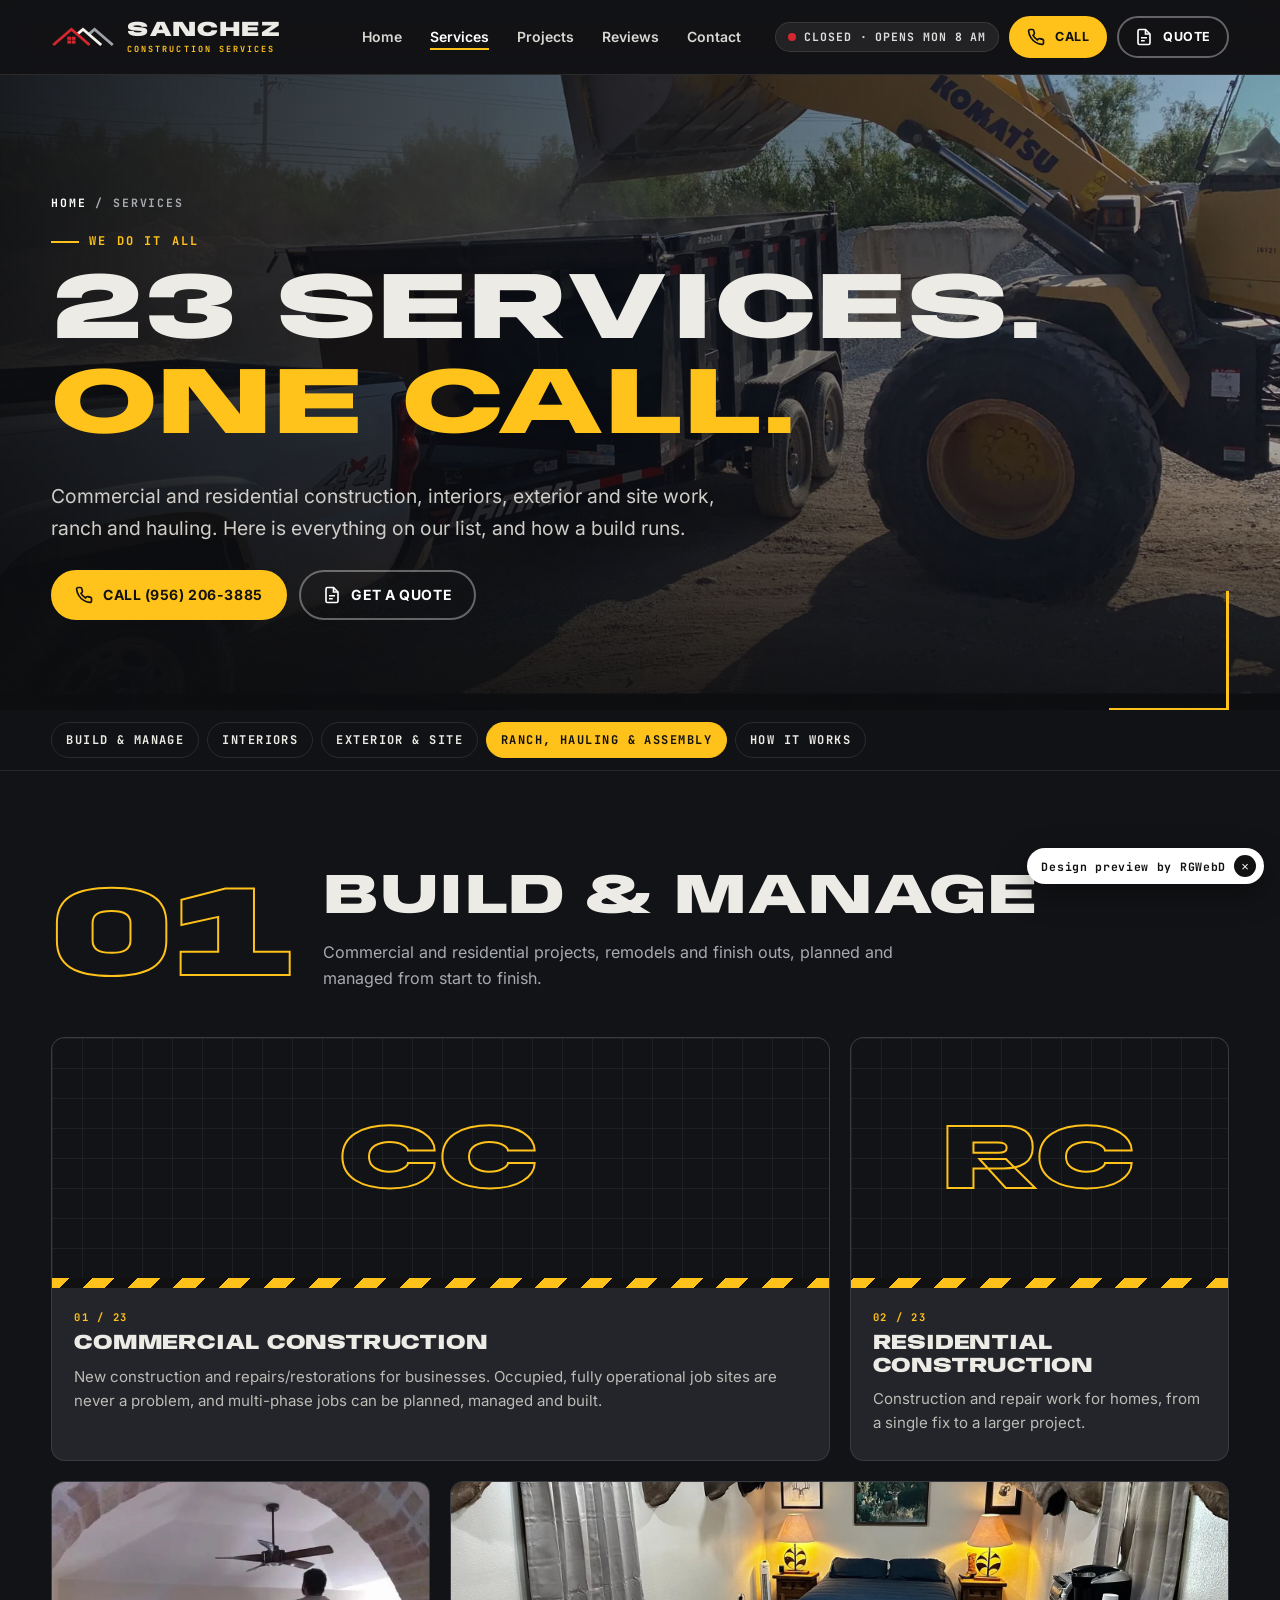
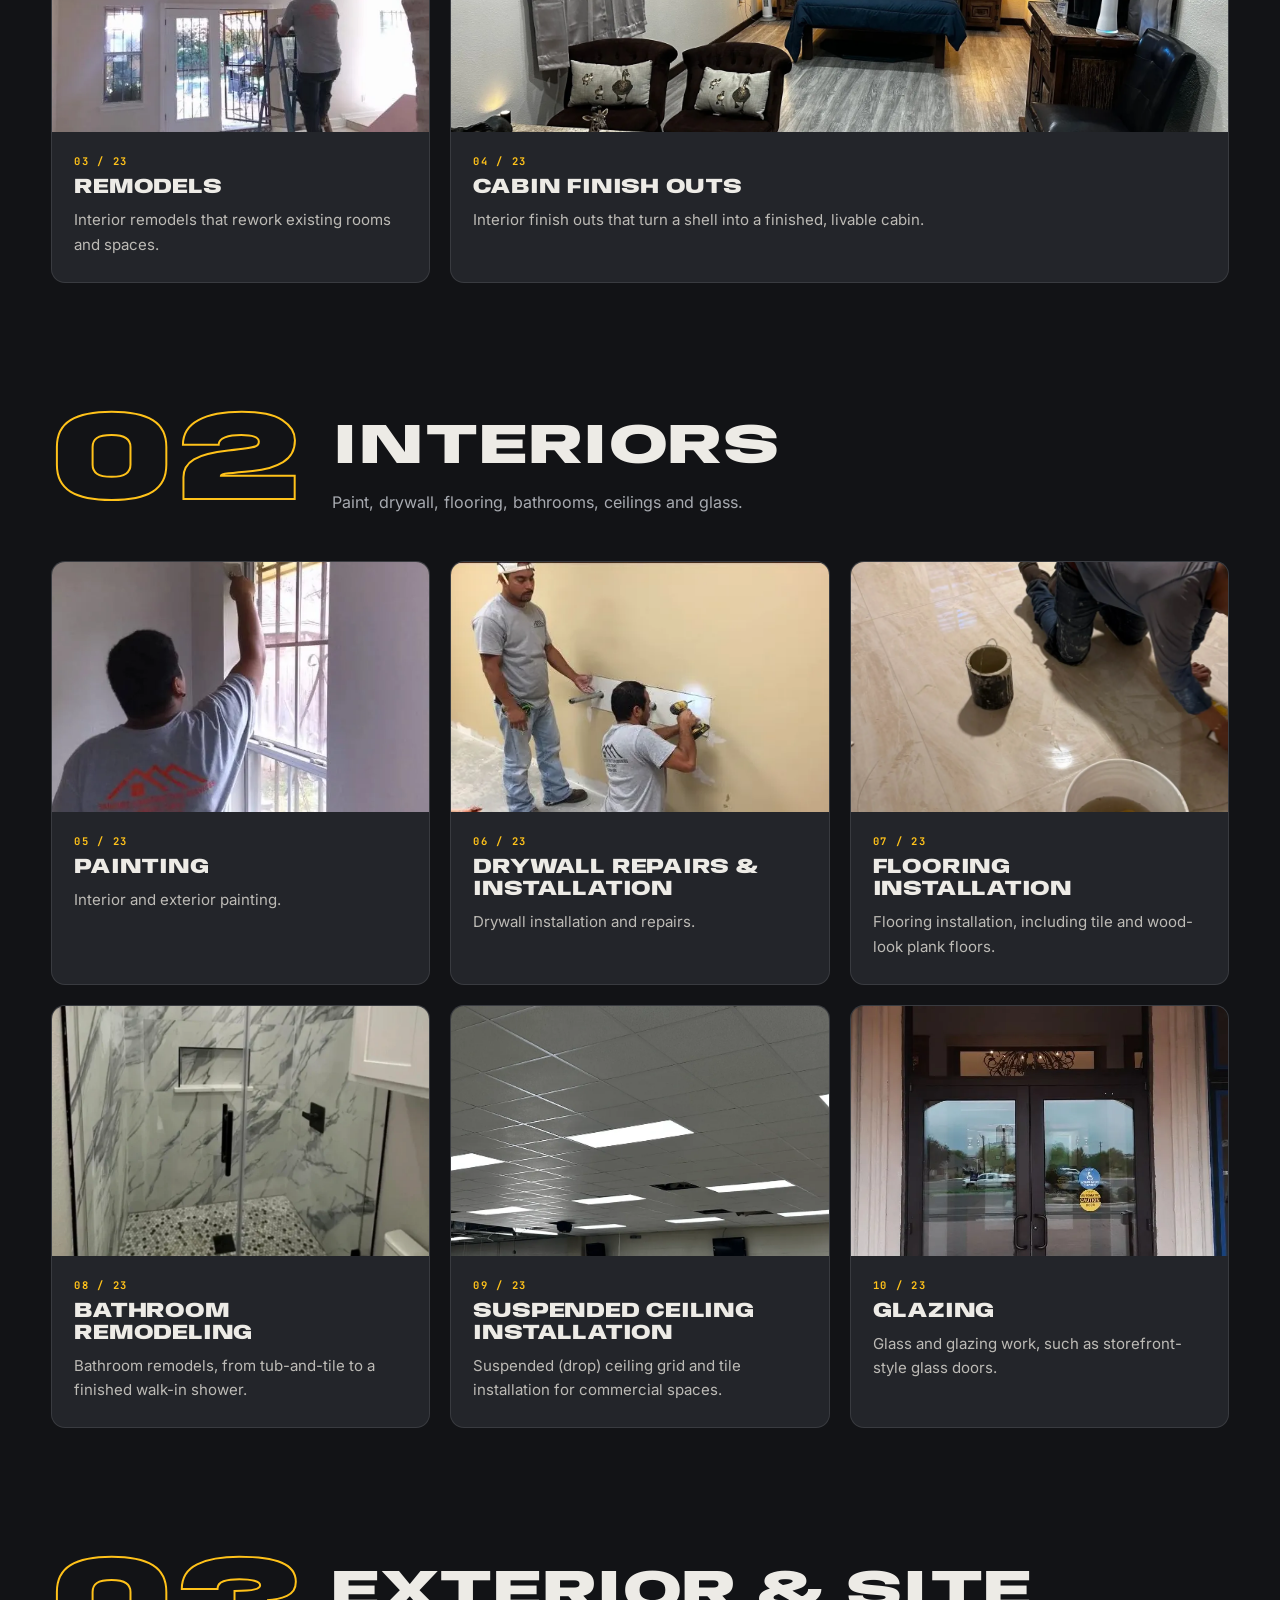
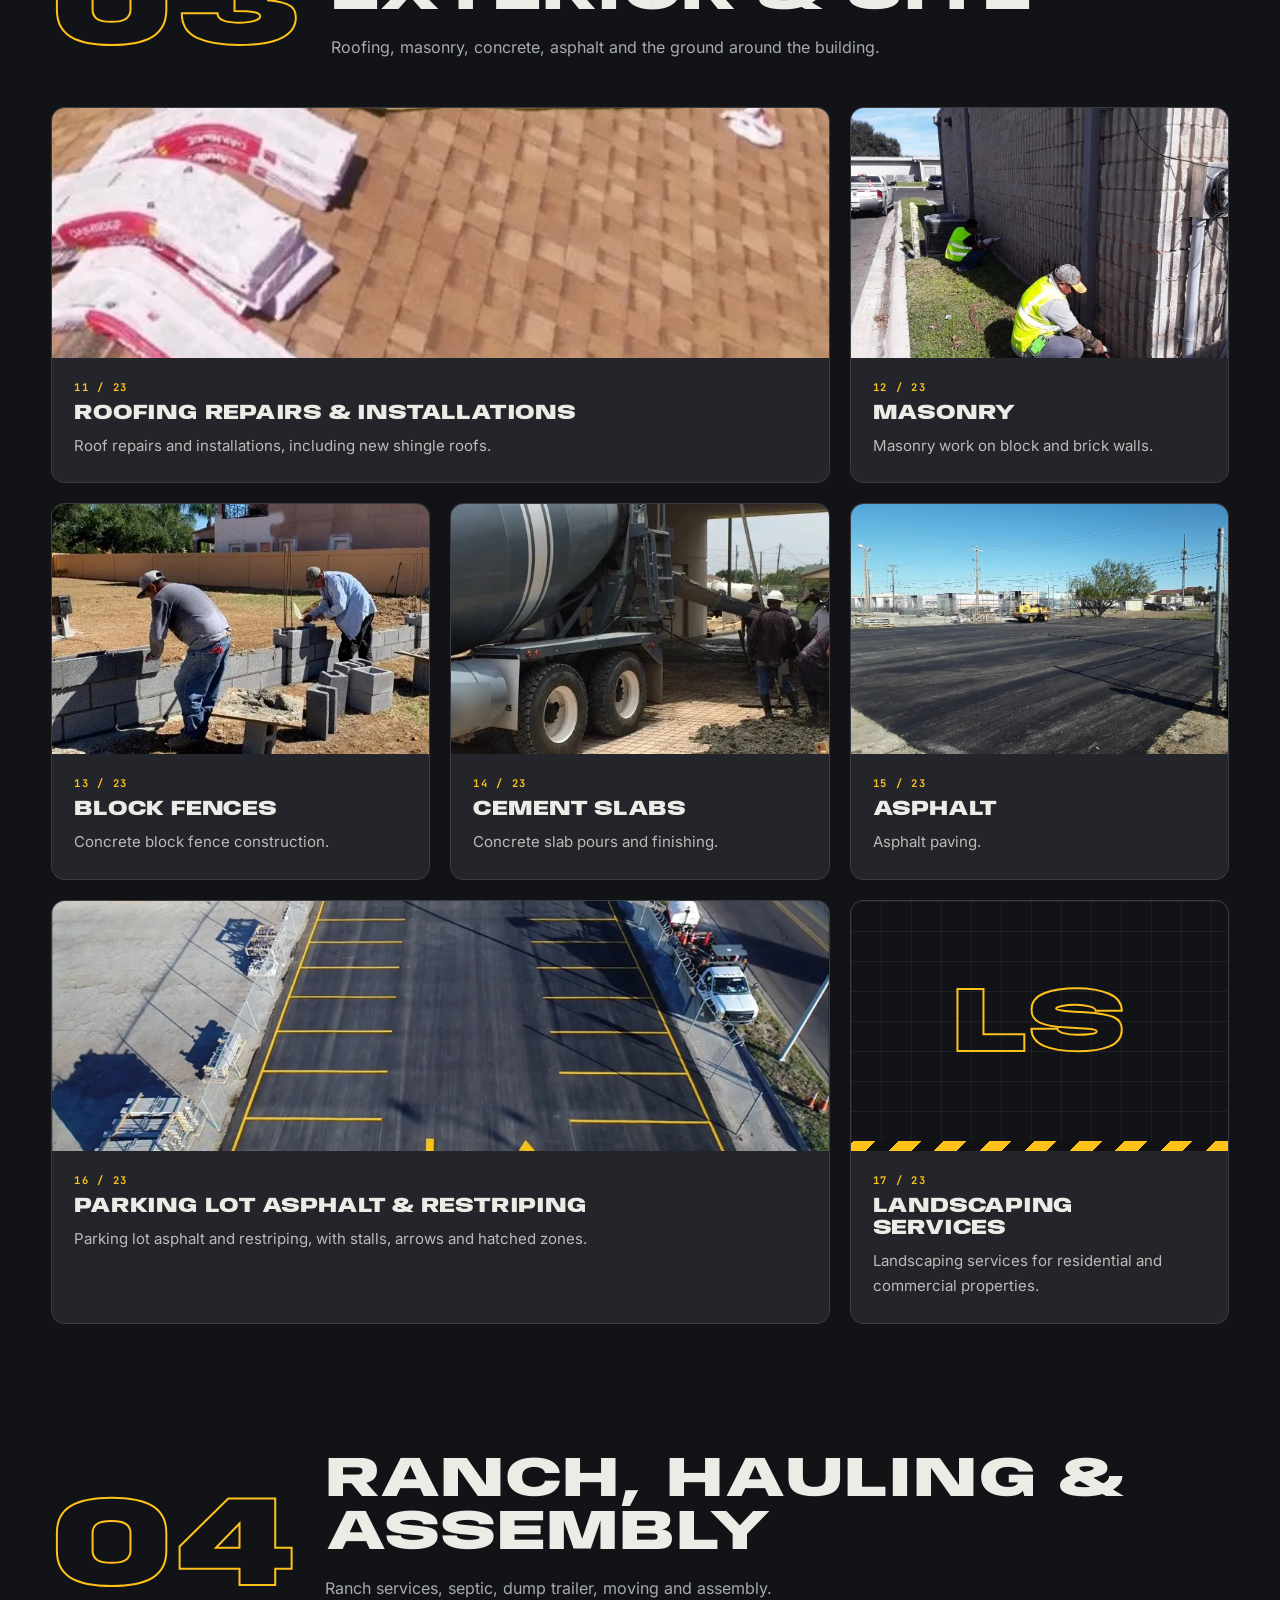
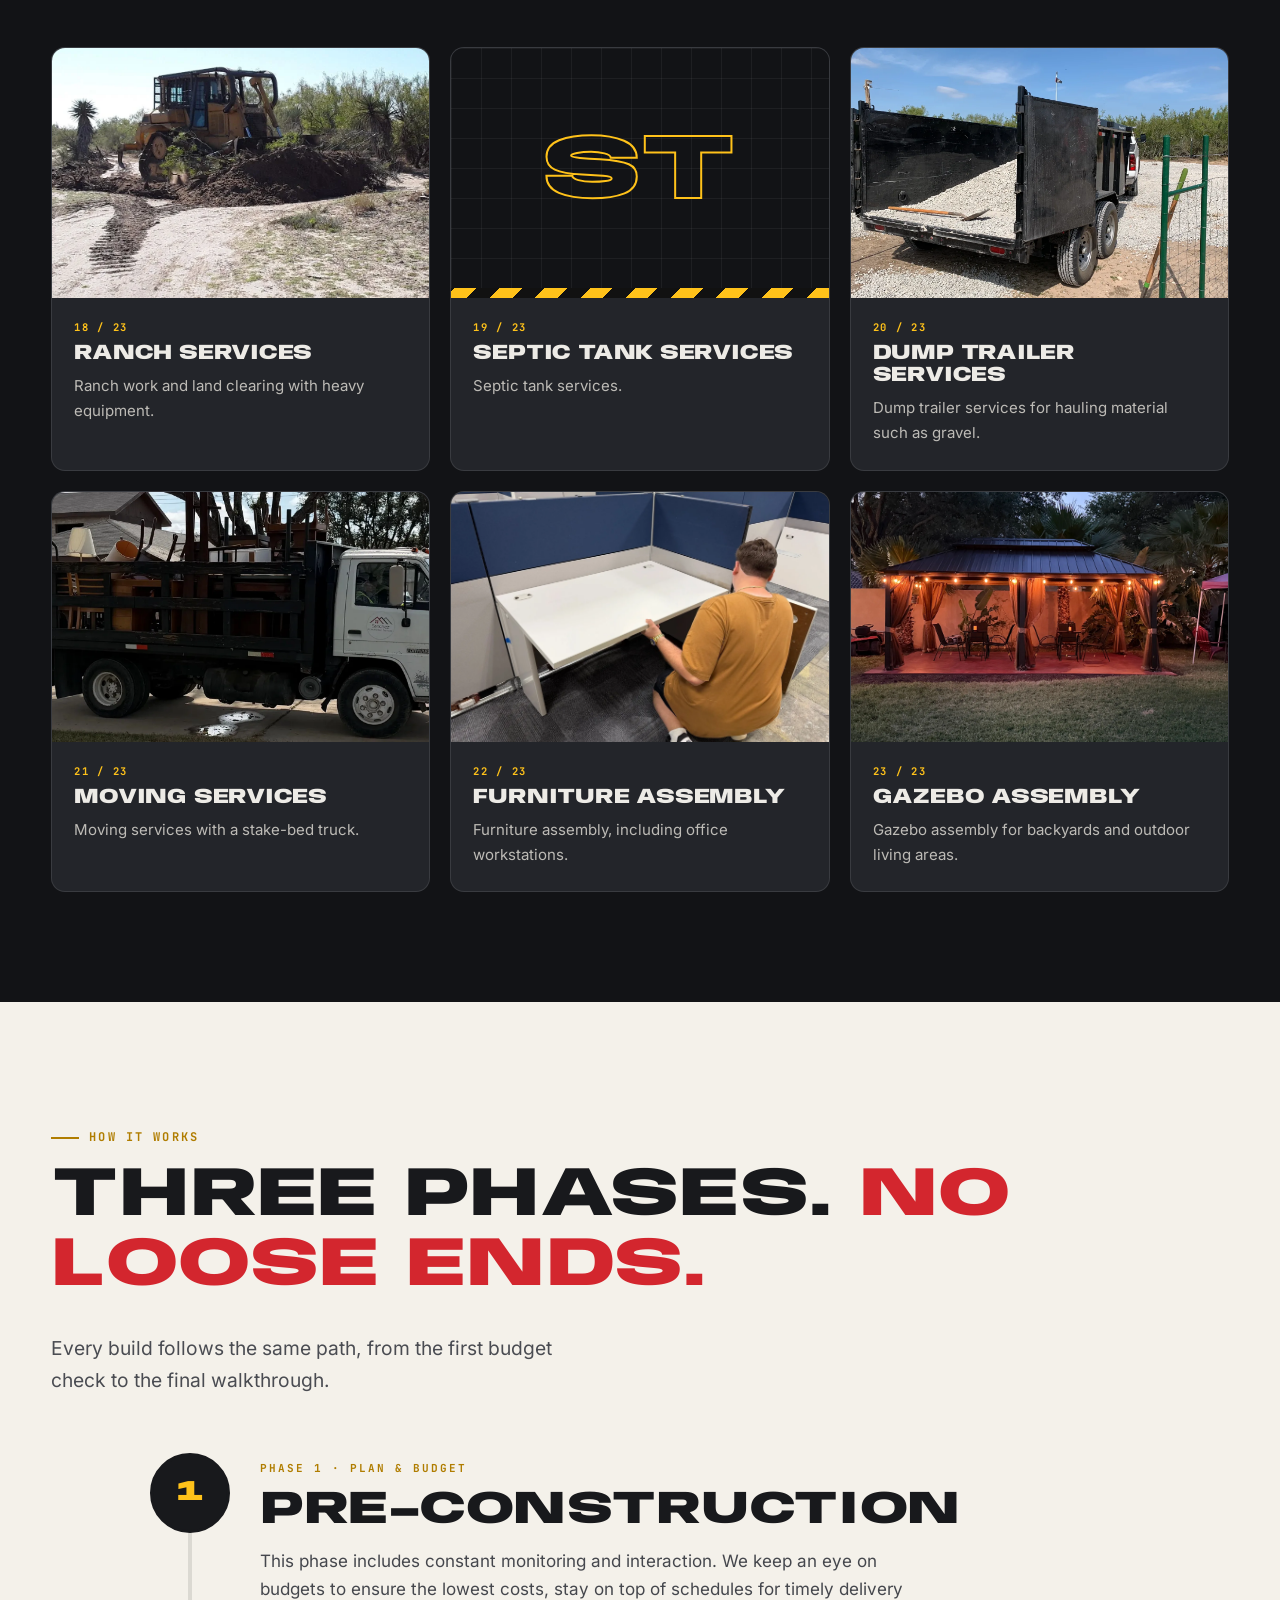
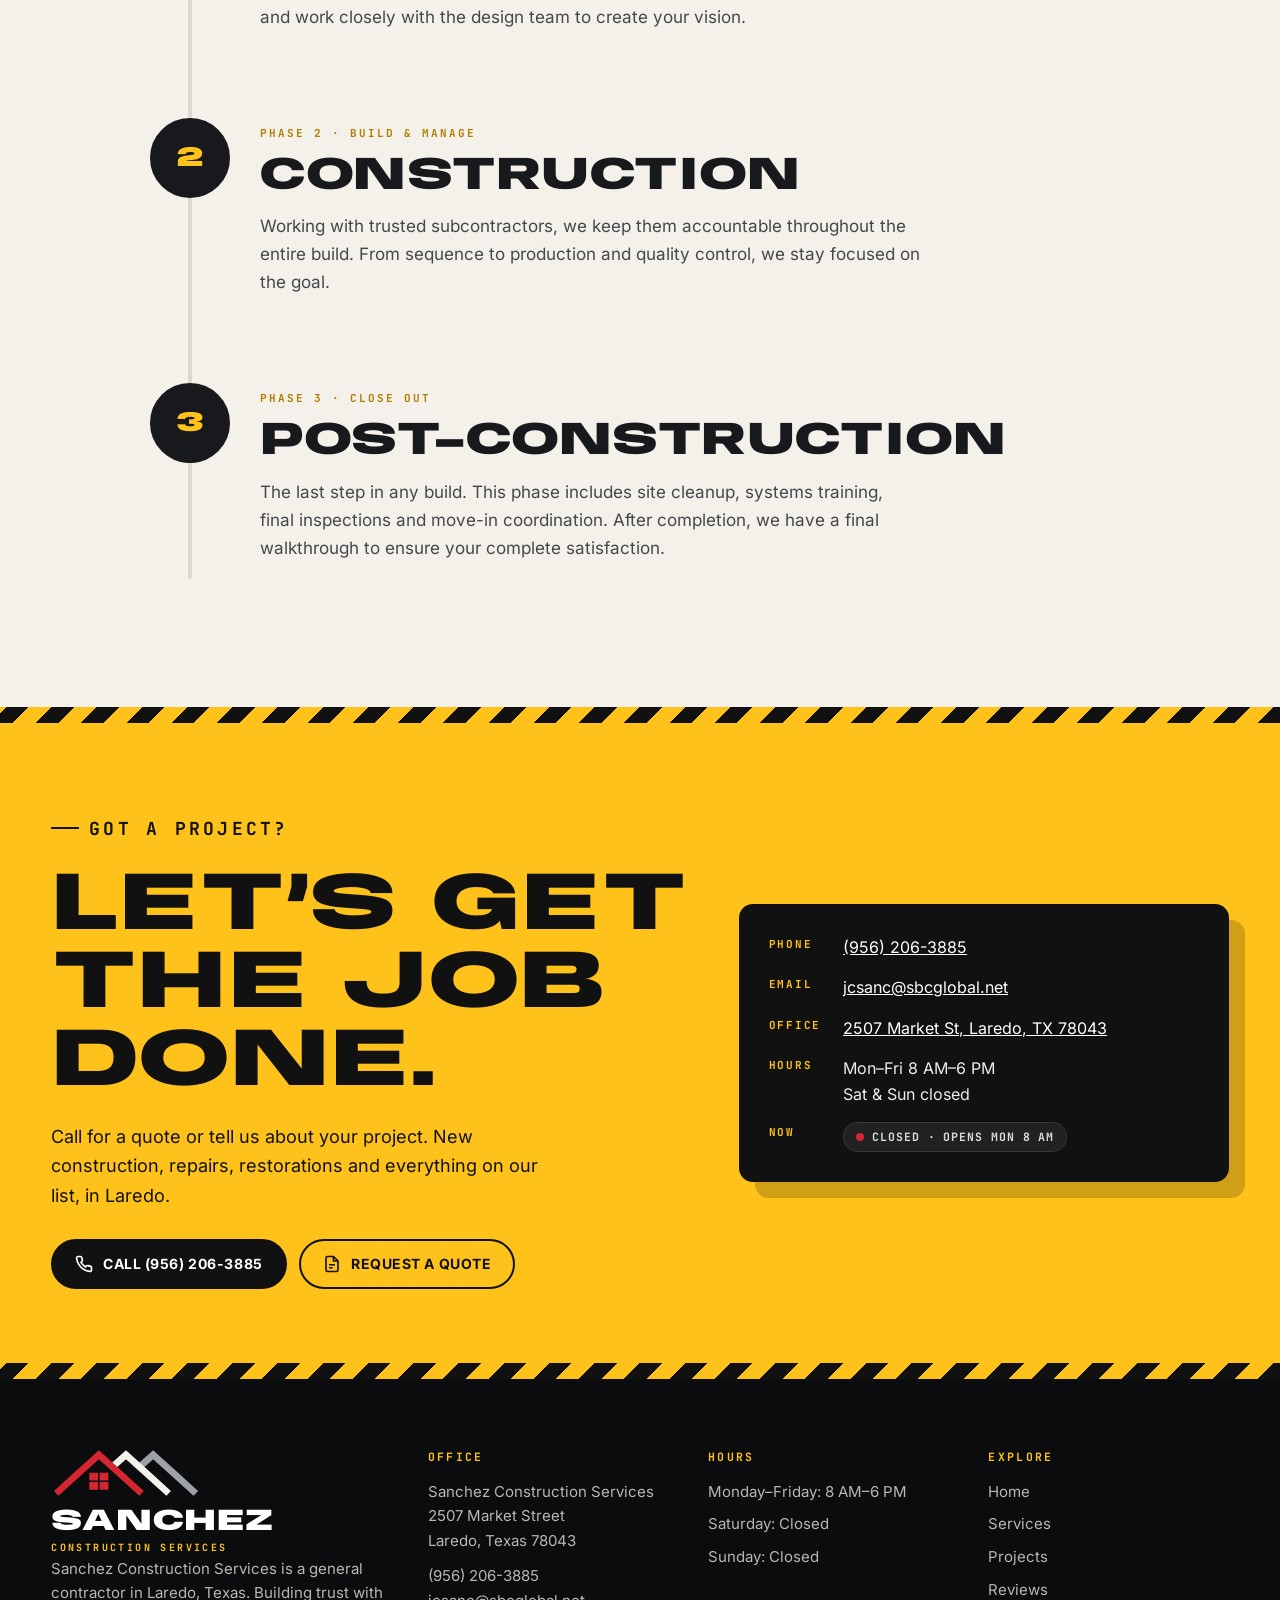
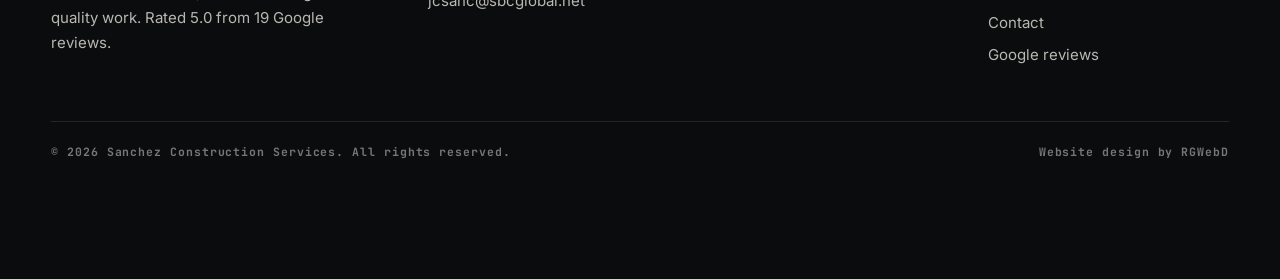
<file: services.html>
<!doctype html><html lang="en"><head><meta charset="utf-8"><meta name="viewport" content="width=device-width,initial-scale=1,viewport-fit=cover">
<title>Construction Services in Laredo, TX | Sanchez Construction Services</title><meta name="description" content="23 services in Laredo, TX: commercial &amp; residential construction, remodels, roofing, painting, drywall, flooring, masonry, cement slabs, asphalt, ranch, dump trailer &amp; moving."><link rel="canonical" href="https://rgwebd.github.io/sanchezconstructiontx-demo/services.html">
<meta name="theme-color" content="#121316"><meta name="robots" content="index,follow">
<meta property="og:type" content="website"><meta property="og:site_name" content="Sanchez Construction Services"><meta property="og:locale" content="en_US"><meta property="og:title" content="Construction Services in Laredo, TX | Sanchez Construction Services"><meta property="og:description" content="23 services in Laredo, TX: commercial &amp; residential construction, remodels, roofing, painting, drywall, flooring, masonry, cement slabs, asphalt, ranch, dump trailer &amp; moving."><meta property="og:url" content="https://rgwebd.github.io/sanchezconstructiontx-demo/services.html"><meta property="og:image" content="https://rgwebd.github.io/sanchezconstructiontx-demo/assets/og-image.jpg"><meta property="og:image:width" content="1200"><meta property="og:image:height" content="630"><meta property="og:image:alt" content="Sanchez Construction Services — general contractor in Laredo, TX">
<meta name="twitter:card" content="summary_large_image"><meta name="twitter:title" content="Construction Services in Laredo, TX | Sanchez Construction Services"><meta name="twitter:description" content="23 services in Laredo, TX: commercial &amp; residential construction, remodels, roofing, painting, drywall, flooring, masonry, cement slabs, asphalt, ranch, dump trailer &amp; moving."><meta name="twitter:image" content="https://rgwebd.github.io/sanchezconstructiontx-demo/assets/og-image.jpg">
<link rel="icon" href="favicon.ico" sizes="any"><link rel="icon" type="image/svg+xml" href="assets/favicon.svg"><link rel="apple-touch-icon" href="apple-touch-icon.png">
<link rel="preload" href="assets/fonts/anybody-100_900.woff2" as="font" type="font/woff2" crossorigin>
<link rel="stylesheet" href="assets/styles.css"><script>document.documentElement.classList.add('js')</script>
<script type="application/ld+json">{"@context": "https://schema.org", "@graph": [{"@type": "GeneralContractor", "@id": "https://rgwebd.github.io/sanchezconstructiontx-demo/#business", "name": "Sanchez Construction Services", "url": "https://rgwebd.github.io/sanchezconstructiontx-demo/", "telephone": "+1-956-206-3885", "email": "jcsanc@sbcglobal.net", "description": "General contractor in Laredo, Texas offering commercial and residential construction, repairs and restorations, roofing, painting, drywall, flooring, remodeling, masonry, concrete, asphalt and parking lot restriping, ranch, hauling and moving services.", "image": ["https://rgwebd.github.io/sanchezconstructiontx-demo/assets/og-image.jpg", "https://rgwebd.github.io/sanchezconstructiontx-demo/assets/img/dump-trailer-loader.webp"], "logo": "https://rgwebd.github.io/sanchezconstructiontx-demo/assets/icon-512.png", "address": {"@type": "PostalAddress", "streetAddress": "2507 Market St", "addressLocality": "Laredo", "addressRegion": "TX", "postalCode": "78043", "addressCountry": "US"}, "geo": {"@type": "GeoCoordinates", "latitude": 27.5035321, "longitude": -99.4703193}, "hasMap": "https://maps.google.com/?cid=174853116217362907", "areaServed": {"@type": "City", "name": "Laredo, Texas"}, "openingHoursSpecification": [{"@type": "OpeningHoursSpecification", "dayOfWeek": ["Monday", "Tuesday", "Wednesday", "Thursday", "Friday"], "opens": "08:00", "closes": "18:00"}], "aggregateRating": {"@type": "AggregateRating", "ratingValue": "5.0", "reviewCount": "19", "bestRating": "5"}, "sameAs": ["https://maps.google.com/?cid=174853116217362907"], "hasOfferCatalog": {"@type": "OfferCatalog", "name": "Construction services", "itemListElement": [{"@type": "Offer", "itemOffered": {"@type": "Service", "name": "Commercial Construction", "url": "https://rgwebd.github.io/sanchezconstructiontx-demo/services.html#commercial"}}, {"@type": "Offer", "itemOffered": {"@type": "Service", "name": "Residential Construction", "url": "https://rgwebd.github.io/sanchezconstructiontx-demo/services.html#residential"}}, {"@type": "Offer", "itemOffered": {"@type": "Service", "name": "Remodels", "url": "https://rgwebd.github.io/sanchezconstructiontx-demo/services.html#remodels"}}, {"@type": "Offer", "itemOffered": {"@type": "Service", "name": "Cabin Finish Outs", "url": "https://rgwebd.github.io/sanchezconstructiontx-demo/services.html#cabin"}}, {"@type": "Offer", "itemOffered": {"@type": "Service", "name": "Painting", "url": "https://rgwebd.github.io/sanchezconstructiontx-demo/services.html#painting"}}, {"@type": "Offer", "itemOffered": {"@type": "Service", "name": "Drywall Repairs & Installation", "url": "https://rgwebd.github.io/sanchezconstructiontx-demo/services.html#drywall"}}, {"@type": "Offer", "itemOffered": {"@type": "Service", "name": "Flooring Installation", "url": "https://rgwebd.github.io/sanchezconstructiontx-demo/services.html#flooring"}}, {"@type": "Offer", "itemOffered": {"@type": "Service", "name": "Bathroom Remodeling", "url": "https://rgwebd.github.io/sanchezconstructiontx-demo/services.html#bathroom"}}, {"@type": "Offer", "itemOffered": {"@type": "Service", "name": "Suspended Ceiling Installation", "url": "https://rgwebd.github.io/sanchezconstructiontx-demo/services.html#ceiling"}}, {"@type": "Offer", "itemOffered": {"@type": "Service", "name": "Glazing", "url": "https://rgwebd.github.io/sanchezconstructiontx-demo/services.html#glazing"}}, {"@type": "Offer", "itemOffered": {"@type": "Service", "name": "Roofing Repairs & Installations", "url": "https://rgwebd.github.io/sanchezconstructiontx-demo/services.html#roofing"}}, {"@type": "Offer", "itemOffered": {"@type": "Service", "name": "Masonry", "url": "https://rgwebd.github.io/sanchezconstructiontx-demo/services.html#masonry"}}, {"@type": "Offer", "itemOffered": {"@type": "Service", "name": "Block Fences", "url": "https://rgwebd.github.io/sanchezconstructiontx-demo/services.html#fence"}}, {"@type": "Offer", "itemOffered": {"@type": "Service", "name": "Cement Slabs", "url": "https://rgwebd.github.io/sanchezconstructiontx-demo/services.html#slabs"}}, {"@type": "Offer", "itemOffered": {"@type": "Service", "name": "Asphalt", "url": "https://rgwebd.github.io/sanchezconstructiontx-demo/services.html#asphalt"}}, {"@type": "Offer", "itemOffered": {"@type": "Service", "name": "Parking Lot Asphalt & Restriping", "url": "https://rgwebd.github.io/sanchezconstructiontx-demo/services.html#parking"}}, {"@type": "Offer", "itemOffered": {"@type": "Service", "name": "Landscaping Services", "url": "https://rgwebd.github.io/sanchezconstructiontx-demo/services.html#landscaping"}}, {"@type": "Offer", "itemOffered": {"@type": "Service", "name": "Ranch Services", "url": "https://rgwebd.github.io/sanchezconstructiontx-demo/services.html#ranch"}}, {"@type": "Offer", "itemOffered": {"@type": "Service", "name": "Septic Tank Services", "url": "https://rgwebd.github.io/sanchezconstructiontx-demo/services.html#septic"}}, {"@type": "Offer", "itemOffered": {"@type": "Service", "name": "Dump Trailer Services", "url": "https://rgwebd.github.io/sanchezconstructiontx-demo/services.html#dump"}}, {"@type": "Offer", "itemOffered": {"@type": "Service", "name": "Moving Services", "url": "https://rgwebd.github.io/sanchezconstructiontx-demo/services.html#moving"}}, {"@type": "Offer", "itemOffered": {"@type": "Service", "name": "Furniture Assembly", "url": "https://rgwebd.github.io/sanchezconstructiontx-demo/services.html#furniture"}}, {"@type": "Offer", "itemOffered": {"@type": "Service", "name": "Gazebo Assembly", "url": "https://rgwebd.github.io/sanchezconstructiontx-demo/services.html#gazebo"}}]}}, {"@type": "BreadcrumbList", "itemListElement": [{"@type": "ListItem", "position": 1, "name": "Home", "item": "https://rgwebd.github.io/sanchezconstructiontx-demo/"}, {"@type": "ListItem", "position": 2, "name": "Services", "item": "https://rgwebd.github.io/sanchezconstructiontx-demo/services.html"}]}, {"@type": "Service", "name": "Commercial Construction", "description": "New construction and repairs/restorations for businesses. Occupied, fully operational job sites are never a problem, and multi-phase jobs can be planned, managed and built.", "provider": {"@id": "https://rgwebd.github.io/sanchezconstructiontx-demo/#business"}, "areaServed": "Laredo, TX", "url": "https://rgwebd.github.io/sanchezconstructiontx-demo/services.html#commercial"}, {"@type": "Service", "name": "Residential Construction", "description": "Construction and repair work for homes, from a single fix to a larger project.", "provider": {"@id": "https://rgwebd.github.io/sanchezconstructiontx-demo/#business"}, "areaServed": "Laredo, TX", "url": "https://rgwebd.github.io/sanchezconstructiontx-demo/services.html#residential"}, {"@type": "Service", "name": "Remodels", "description": "Interior remodels that rework existing rooms and spaces.", "provider": {"@id": "https://rgwebd.github.io/sanchezconstructiontx-demo/#business"}, "areaServed": "Laredo, TX", "url": "https://rgwebd.github.io/sanchezconstructiontx-demo/services.html#remodels"}, {"@type": "Service", "name": "Cabin Finish Outs", "description": "Interior finish outs that turn a shell into a finished, livable cabin.", "provider": {"@id": "https://rgwebd.github.io/sanchezconstructiontx-demo/#business"}, "areaServed": "Laredo, TX", "url": "https://rgwebd.github.io/sanchezconstructiontx-demo/services.html#cabin"}, {"@type": "Service", "name": "Painting", "description": "Interior and exterior painting.", "provider": {"@id": "https://rgwebd.github.io/sanchezconstructiontx-demo/#business"}, "areaServed": "Laredo, TX", "url": "https://rgwebd.github.io/sanchezconstructiontx-demo/services.html#painting"}, {"@type": "Service", "name": "Drywall Repairs & Installation", "description": "Drywall installation and repairs.", "provider": {"@id": "https://rgwebd.github.io/sanchezconstructiontx-demo/#business"}, "areaServed": "Laredo, TX", "url": "https://rgwebd.github.io/sanchezconstructiontx-demo/services.html#drywall"}, {"@type": "Service", "name": "Flooring Installation", "description": "Flooring installation, including tile and wood-look plank floors.", "provider": {"@id": "https://rgwebd.github.io/sanchezconstructiontx-demo/#business"}, "areaServed": "Laredo, TX", "url": "https://rgwebd.github.io/sanchezconstructiontx-demo/services.html#flooring"}, {"@type": "Service", "name": "Bathroom Remodeling", "description": "Bathroom remodels, from tub-and-tile to a finished walk-in shower.", "provider": {"@id": "https://rgwebd.github.io/sanchezconstructiontx-demo/#business"}, "areaServed": "Laredo, TX", "url": "https://rgwebd.github.io/sanchezconstructiontx-demo/services.html#bathroom"}, {"@type": "Service", "name": "Suspended Ceiling Installation", "description": "Suspended (drop) ceiling grid and tile installation for commercial spaces.", "provider": {"@id": "https://rgwebd.github.io/sanchezconstructiontx-demo/#business"}, "areaServed": "Laredo, TX", "url": "https://rgwebd.github.io/sanchezconstructiontx-demo/services.html#ceiling"}, {"@type": "Service", "name": "Glazing", "description": "Glass and glazing work, such as storefront-style glass doors.", "provider": {"@id": "https://rgwebd.github.io/sanchezconstructiontx-demo/#business"}, "areaServed": "Laredo, TX", "url": "https://rgwebd.github.io/sanchezconstructiontx-demo/services.html#glazing"}, {"@type": "Service", "name": "Roofing Repairs & Installations", "description": "Roof repairs and installations, including new shingle roofs.", "provider": {"@id": "https://rgwebd.github.io/sanchezconstructiontx-demo/#business"}, "areaServed": "Laredo, TX", "url": "https://rgwebd.github.io/sanchezconstructiontx-demo/services.html#roofing"}, {"@type": "Service", "name": "Masonry", "description": "Masonry work on block and brick walls.", "provider": {"@id": "https://rgwebd.github.io/sanchezconstructiontx-demo/#business"}, "areaServed": "Laredo, TX", "url": "https://rgwebd.github.io/sanchezconstructiontx-demo/services.html#masonry"}, {"@type": "Service", "name": "Block Fences", "description": "Concrete block fence construction.", "provider": {"@id": "https://rgwebd.github.io/sanchezconstructiontx-demo/#business"}, "areaServed": "Laredo, TX", "url": "https://rgwebd.github.io/sanchezconstructiontx-demo/services.html#fence"}, {"@type": "Service", "name": "Cement Slabs", "description": "Concrete slab pours and finishing.", "provider": {"@id": "https://rgwebd.github.io/sanchezconstructiontx-demo/#business"}, "areaServed": "Laredo, TX", "url": "https://rgwebd.github.io/sanchezconstructiontx-demo/services.html#slabs"}, {"@type": "Service", "name": "Asphalt", "description": "Asphalt paving.", "provider": {"@id": "https://rgwebd.github.io/sanchezconstructiontx-demo/#business"}, "areaServed": "Laredo, TX", "url": "https://rgwebd.github.io/sanchezconstructiontx-demo/services.html#asphalt"}, {"@type": "Service", "name": "Parking Lot Asphalt & Restriping", "description": "Parking lot asphalt and restriping, with stalls, arrows and hatched zones.", "provider": {"@id": "https://rgwebd.github.io/sanchezconstructiontx-demo/#business"}, "areaServed": "Laredo, TX", "url": "https://rgwebd.github.io/sanchezconstructiontx-demo/services.html#parking"}, {"@type": "Service", "name": "Landscaping Services", "description": "Landscaping services for residential and commercial properties.", "provider": {"@id": "https://rgwebd.github.io/sanchezconstructiontx-demo/#business"}, "areaServed": "Laredo, TX", "url": "https://rgwebd.github.io/sanchezconstructiontx-demo/services.html#landscaping"}, {"@type": "Service", "name": "Ranch Services", "description": "Ranch work and land clearing with heavy equipment.", "provider": {"@id": "https://rgwebd.github.io/sanchezconstructiontx-demo/#business"}, "areaServed": "Laredo, TX", "url": "https://rgwebd.github.io/sanchezconstructiontx-demo/services.html#ranch"}, {"@type": "Service", "name": "Septic Tank Services", "description": "Septic tank services.", "provider": {"@id": "https://rgwebd.github.io/sanchezconstructiontx-demo/#business"}, "areaServed": "Laredo, TX", "url": "https://rgwebd.github.io/sanchezconstructiontx-demo/services.html#septic"}, {"@type": "Service", "name": "Dump Trailer Services", "description": "Dump trailer services for hauling material such as gravel.", "provider": {"@id": "https://rgwebd.github.io/sanchezconstructiontx-demo/#business"}, "areaServed": "Laredo, TX", "url": "https://rgwebd.github.io/sanchezconstructiontx-demo/services.html#dump"}, {"@type": "Service", "name": "Moving Services", "description": "Moving services with a stake-bed truck.", "provider": {"@id": "https://rgwebd.github.io/sanchezconstructiontx-demo/#business"}, "areaServed": "Laredo, TX", "url": "https://rgwebd.github.io/sanchezconstructiontx-demo/services.html#moving"}, {"@type": "Service", "name": "Furniture Assembly", "description": "Furniture assembly, including office workstations.", "provider": {"@id": "https://rgwebd.github.io/sanchezconstructiontx-demo/#business"}, "areaServed": "Laredo, TX", "url": "https://rgwebd.github.io/sanchezconstructiontx-demo/services.html#furniture"}, {"@type": "Service", "name": "Gazebo Assembly", "description": "Gazebo assembly for backyards and outdoor living areas.", "provider": {"@id": "https://rgwebd.github.io/sanchezconstructiontx-demo/#business"}, "areaServed": "Laredo, TX", "url": "https://rgwebd.github.io/sanchezconstructiontx-demo/services.html#gazebo"}]}</script><script src="https://cosmiccallers.lovable.app/demo-track.js" data-demo="sanchezconstructiontx-demo" defer></script></head>
<body><a class="skip" href="#main">Skip to content</a><div class="progress" aria-hidden="true"></div>
<header class="hdr"><div class="wrap"><a class="brand" href="index.html" aria-label="Sanchez Construction Services home"><img src="assets/mark-dark.svg" width="64" height="21" alt=""><span><b>SANCHEZ</b><small>CONSTRUCTION SERVICES</small></span></a>
<nav class="nav" aria-label="Main"><a href="index.html">Home</a><a href="services.html" aria-current="page">Services</a><a href="projects.html">Projects</a><a href="reviews.html">Reviews</a><a href="contact.html">Contact</a></nav><div class="hdr-cta"><span class="status" data-status><i></i><span>Mon–Fri 8 AM–6 PM</span></span><a class="btn mag sm" href="tel:+19562063885"><svg viewBox="0 0 24 24" fill="none" stroke="currentColor" stroke-width="2.2" aria-hidden="true"><path d="M22 16.9v3a2 2 0 0 1-2.2 2 19.8 19.8 0 0 1-8.6-3.1 19.5 19.5 0 0 1-6-6A19.8 19.8 0 0 1 2.1 4.2 2 2 0 0 1 4.1 2h3a2 2 0 0 1 2 1.7c.1 1 .4 1.9.7 2.8a2 2 0 0 1-.5 2.1L8 9.9a16 16 0 0 0 6 6l1.3-1.3a2 2 0 0 1 2.1-.4c.9.3 1.8.6 2.8.7a2 2 0 0 1 1.7 2z"/></svg><span>Call</span></a><a class="btn mag ghost sm" href="contact.html#quote"><svg viewBox="0 0 24 24" fill="none" stroke="currentColor" stroke-width="2.2" aria-hidden="true"><path d="M14 2H6a2 2 0 0 0-2 2v16a2 2 0 0 0 2 2h12a2 2 0 0 0 2-2V8z"/><path d="M14 2v6h6M8 13h8M8 17h5"/></svg><span>Quote</span></a></div>
<button class="burger" aria-label="Menu" aria-expanded="false" aria-controls="mnav"><span></span><span></span><span></span></button></div></header>
<nav class="mnav" id="mnav" aria-label="Mobile"><a href="index.html">Home</a><a href="services.html">Services</a><a href="projects.html">Projects</a><a href="reviews.html">Reviews</a><a href="contact.html">Contact</a><div class="ctas"><a class="btn mag " href="tel:+19562063885"><svg viewBox="0 0 24 24" fill="none" stroke="currentColor" stroke-width="2.2" aria-hidden="true"><path d="M22 16.9v3a2 2 0 0 1-2.2 2 19.8 19.8 0 0 1-8.6-3.1 19.5 19.5 0 0 1-6-6A19.8 19.8 0 0 1 2.1 4.2 2 2 0 0 1 4.1 2h3a2 2 0 0 1 2 1.7c.1 1 .4 1.9.7 2.8a2 2 0 0 1-.5 2.1L8 9.9a16 16 0 0 0 6 6l1.3-1.3a2 2 0 0 1 2.1-.4c.9.3 1.8.6 2.8.7a2 2 0 0 1 1.7 2z"/></svg><span>Call (956) 206-3885</span></a><a class="btn mag ghost" href="contact.html#quote"><svg viewBox="0 0 24 24" fill="none" stroke="currentColor" stroke-width="2.2" aria-hidden="true"><path d="M14 2H6a2 2 0 0 0-2 2v16a2 2 0 0 0 2 2h12a2 2 0 0 0 2-2V8z"/><path d="M14 2v6h6M8 13h8M8 17h5"/></svg><span>Get a quote</span></a></div><p style="margin-top:18px"><span class="status" data-status><i></i><span>Mon–Fri 8 AM–6 PM</span></span></p></nav><main id="main"><section class="phero grain"><div class="bg" data-px="0.22"><img src="assets/img/dump-trailer-loader.webp" width="2000" height="985" alt="Wheel loader filling a dump trailer with material" fetchpriority="high" decoding="async" ></div><div class="wrap">
<p class="crumbs"><a href="index.html">Home</a> / Services</p><p class="kicker" data-r>We do it all</p><h1 class="split">23 services. <span style="color:var(--y)">One call.</span></h1><p class="lead" data-r>Commercial and residential construction, interiors, exterior and site work, ranch and hauling. Here is everything on our list, and how a build runs.</p><div class="ctas" data-r style="margin-top:26px"><a class="btn mag " href="tel:+19562063885"><svg viewBox="0 0 24 24" fill="none" stroke="currentColor" stroke-width="2.2" aria-hidden="true"><path d="M22 16.9v3a2 2 0 0 1-2.2 2 19.8 19.8 0 0 1-8.6-3.1 19.5 19.5 0 0 1-6-6A19.8 19.8 0 0 1 2.1 4.2 2 2 0 0 1 4.1 2h3a2 2 0 0 1 2 1.7c.1 1 .4 1.9.7 2.8a2 2 0 0 1-.5 2.1L8 9.9a16 16 0 0 0 6 6l1.3-1.3a2 2 0 0 1 2.1-.4c.9.3 1.8.6 2.8.7a2 2 0 0 1 1.7 2z"/></svg><span>Call (956) 206-3885</span></a><a class="btn mag ghost" href="contact.html#quote"><svg viewBox="0 0 24 24" fill="none" stroke="currentColor" stroke-width="2.2" aria-hidden="true"><path d="M14 2H6a2 2 0 0 0-2 2v16a2 2 0 0 0 2 2h12a2 2 0 0 0 2-2V8z"/><path d="M14 2v6h6M8 13h8M8 17h5"/></svg><span>Get a quote</span></a></div></div><div class="frame" aria-hidden="true"></div></section>
<nav class="svc-nav" aria-label="Service groups"><div class="wrap"><a href="#build">Build &amp; Manage</a><a href="#interior">Interiors</a><a href="#exterior">Exterior &amp; Site</a><a href="#ranch">Ranch, Hauling &amp; Assembly</a><a href="#process">How it works</a></div></nav>
<section class="grp" id="build" aria-labelledby="g-build"><div class="wrap"><div class="grp-h"><span class="gn" aria-hidden="true">01</span><div><h2 class="h2" id="g-build" style="font-size:clamp(34px,4.4vw,62px)">Build &amp; Manage</h2><p>Commercial and residential projects, remodels and finish outs, planned and managed from start to finish.</p></div></div><div class="svcs"><article class="svc wide" id="commercial" data-r><div class="ph type" aria-hidden="true"><span>CC</span></div><div class="bd"><span class="ix">01 / 23</span><h3>Commercial Construction</h3><p>New construction and repairs/restorations for businesses. Occupied, fully operational job sites are never a problem, and multi-phase jobs can be planned, managed and built.</p></div></article><article class="svc" id="residential" data-r><div class="ph type" aria-hidden="true"><span>RC</span></div><div class="bd"><span class="ix">02 / 23</span><h3>Residential Construction</h3><p>Construction and repair work for homes, from a single fix to a larger project.</p></div></article><article class="svc" id="remodels" data-r><div class="ph"><img src="assets/img/remodel-arch.webp" width="616" height="542" alt="Remodeling crew working inside an arched living room" loading="lazy" decoding="async" ></div><div class="bd"><span class="ix">03 / 23</span><h3>Remodels</h3><p>Interior remodels that rework existing rooms and spaces.</p></div></article><article class="svc wide" id="cabin" data-r><div class="ph"><img src="assets/img/cabin-finish-out.webp" width="2000" height="1500" alt="Finished cabin interior with wood-look floors, bed and seating" loading="lazy" decoding="async" ></div><div class="bd"><span class="ix">04 / 23</span><h3>Cabin Finish Outs</h3><p>Interior finish outs that turn a shell into a finished, livable cabin.</p></div></article></div></div></section><section class="grp" id="interior" aria-labelledby="g-interior"><div class="wrap"><div class="grp-h"><span class="gn" aria-hidden="true">02</span><div><h2 class="h2" id="g-interior" style="font-size:clamp(34px,4.4vw,62px)">Interiors</h2><p>Paint, drywall, flooring, bathrooms, ceilings and glass.</p></div></div><div class="svcs"><article class="svc" id="painting" data-r><div class="ph"><img src="assets/img/painting.webp" width="616" height="822" alt="Painter rolling a fresh coat on an interior wall" loading="lazy" decoding="async" ></div><div class="bd"><span class="ix">05 / 23</span><h3>Painting</h3><p>Interior and exterior painting.</p></div></article><article class="svc" id="drywall" data-r><div class="ph"><img src="assets/img/drywall.webp" width="584" height="347" alt="Two crew members installing drywall" loading="lazy" decoding="async" ></div><div class="bd"><span class="ix">06 / 23</span><h3>Drywall Repairs &amp; Installation</h3><p>Drywall installation and repairs.</p></div></article><article class="svc" id="flooring" data-r><div class="ph"><img src="assets/img/flooring-tile.webp" width="1536" height="2048" alt="Crew member setting large-format floor tile" loading="lazy" decoding="async" ></div><div class="bd"><span class="ix">07 / 23</span><h3>Flooring Installation</h3><p>Flooring installation, including tile and wood-look plank floors.</p></div></article><article class="svc" id="bathroom" data-r><div class="ph"><img src="assets/img/bath-after.webp" width="860" height="974" alt="Remodeled walk-in shower with marble-look tile and glass door" loading="lazy" decoding="async" ></div><div class="bd"><span class="ix">08 / 23</span><h3>Bathroom Remodeling</h3><p>Bathroom remodels, from tub-and-tile to a finished walk-in shower.</p></div></article><article class="svc" id="ceiling" data-r><div class="ph"><img src="assets/img/suspended-ceiling.webp" width="1600" height="685" alt="New suspended ceiling grid with panel lights" loading="lazy" decoding="async" ></div><div class="bd"><span class="ix">09 / 23</span><h3>Suspended Ceiling Installation</h3><p>Suspended (drop) ceiling grid and tile installation for commercial spaces.</p></div></article><article class="svc" id="glazing" data-r><div class="ph"><img src="assets/img/glazing.webp" width="720" height="960" alt="Glass double doors installed at a commercial entrance" loading="lazy" decoding="async" ></div><div class="bd"><span class="ix">10 / 23</span><h3>Glazing</h3><p>Glass and glazing work, such as storefront-style glass doors.</p></div></article></div></div></section><section class="grp" id="exterior" aria-labelledby="g-exterior"><div class="wrap"><div class="grp-h"><span class="gn" aria-hidden="true">03</span><div><h2 class="h2" id="g-exterior" style="font-size:clamp(34px,4.4vw,62px)">Exterior &amp; Site</h2><p>Roofing, masonry, concrete, asphalt and the ground around the building.</p></div></div><div class="svcs"><article class="svc wide" id="roofing" data-r><div class="ph"><img src="assets/img/roofing-shingles.webp" width="616" height="1008" alt="Shingle bundles staged on a roof during installation" loading="lazy" decoding="async" ></div><div class="bd"><span class="ix">11 / 23</span><h3>Roofing Repairs &amp; Installations</h3><p>Roof repairs and installations, including new shingle roofs.</p></div></article><article class="svc" id="masonry" data-r><div class="ph"><img src="assets/img/masonry.webp" width="960" height="720" alt="Crew in safety vests working along a block wall" loading="lazy" decoding="async" ></div><div class="bd"><span class="ix">12 / 23</span><h3>Masonry</h3><p>Masonry work on block and brick walls.</p></div></article><article class="svc" id="fence" data-r><div class="ph"><img src="assets/img/block-fence-2.webp" width="750" height="347" alt="Masons laying concrete block for a fence" loading="lazy" decoding="async" ></div><div class="bd"><span class="ix">13 / 23</span><h3>Block Fences</h3><p>Concrete block fence construction.</p></div></article><article class="svc" id="slabs" data-r><div class="ph"><img src="assets/img/cement-slab.webp" width="750" height="347" alt="Crew placing concrete from a mixer truck" loading="lazy" decoding="async" ></div><div class="bd"><span class="ix">14 / 23</span><h3>Cement Slabs</h3><p>Concrete slab pours and finishing.</p></div></article><article class="svc" id="asphalt" data-r><div class="ph"><img src="assets/img/asphalt.webp" width="960" height="720" alt="Freshly laid asphalt lot" loading="lazy" decoding="async" ></div><div class="bd"><span class="ix">15 / 23</span><h3>Asphalt</h3><p>Asphalt paving.</p></div></article><article class="svc wide" id="parking" data-r><div class="ph"><img src="assets/img/parking-lot-aerial.webp" width="2104" height="1183" alt="Aerial view of a freshly paved and striped parking lot" loading="lazy" decoding="async" ></div><div class="bd"><span class="ix">16 / 23</span><h3>Parking Lot Asphalt &amp; Restriping</h3><p>Parking lot asphalt and restriping, with stalls, arrows and hatched zones.</p></div></article><article class="svc" id="landscaping" data-r><div class="ph type" aria-hidden="true"><span>LS</span></div><div class="bd"><span class="ix">17 / 23</span><h3>Landscaping Services</h3><p>Landscaping services for residential and commercial properties.</p></div></article></div></div></section><section class="grp" id="ranch" aria-labelledby="g-ranch"><div class="wrap"><div class="grp-h"><span class="gn" aria-hidden="true">04</span><div><h2 class="h2" id="g-ranch" style="font-size:clamp(34px,4.4vw,62px)">Ranch, Hauling &amp; Assembly</h2><p>Ranch services, septic, dump trailer, moving and assembly.</p></div></div><div class="svcs"><article class="svc" id="ranch" data-r><div class="ph"><img src="assets/img/ranch-services.webp" width="960" height="720" alt="Heavy equipment clearing brush on ranch land" loading="lazy" decoding="async" ></div><div class="bd"><span class="ix">18 / 23</span><h3>Ranch Services</h3><p>Ranch work and land clearing with heavy equipment.</p></div></article><article class="svc" id="septic" data-r><div class="ph type" aria-hidden="true"><span>ST</span></div><div class="bd"><span class="ix">19 / 23</span><h3>Septic Tank Services</h3><p>Septic tank services.</p></div></article><article class="svc" id="dump" data-r><div class="ph"><img src="assets/img/dump-trailer-gravel.webp" width="1600" height="945" alt="Dump trailer loaded with gravel" loading="lazy" decoding="async" ></div><div class="bd"><span class="ix">20 / 23</span><h3>Dump Trailer Services</h3><p>Dump trailer services for hauling material such as gravel.</p></div></article><article class="svc" id="moving" data-r><div class="ph"><img src="assets/img/moving-truck.webp" width="1600" height="820" alt="Sanchez Construction Services truck loaded with furniture" loading="lazy" decoding="async" ></div><div class="bd"><span class="ix">21 / 23</span><h3>Moving Services</h3><p>Moving services with a stake-bed truck.</p></div></article><article class="svc" id="furniture" data-r><div class="ph"><img src="assets/img/furniture-assembly.webp" width="1600" height="1200" alt="Crew member assembling office workstation desks" loading="lazy" decoding="async" ></div><div class="bd"><span class="ix">22 / 23</span><h3>Furniture Assembly</h3><p>Furniture assembly, including office workstations.</p></div></article><article class="svc" id="gazebo" data-r><div class="ph"><img src="assets/img/gazebo.webp" width="2000" height="1500" alt="Assembled gazebo with curtains and string lights at dusk" loading="lazy" decoding="async" ></div><div class="bd"><span class="ix">23 / 23</span><h3>Gazebo Assembly</h3><p>Gazebo assembly for backyards and outdoor living areas.</p></div></article></div></div></section>
<section class="sec light bp-l" id="process" aria-labelledby="proc-h" style="margin-top:80px;scroll-margin-top:120px"><div class="wrap"><div class="head-row"><div><p class="kicker">How it works</p><h2 class="h2 split" id="proc-h">Three phases. <em>No loose ends.</em></h2></div><p class="lead" data-r>Every build follows the same path, from the first budget check to the final walkthrough.</p></div>
<div class="tl"><div class="tl-line" aria-hidden="true"><i></i></div><div class="tl-step"><div class="stake">1</div><div data-r><span class="tag">Phase 1 · Plan &amp; budget</span><h3>Pre-Construction</h3><p>This phase includes constant monitoring and interaction. We keep an eye on budgets to ensure the lowest costs, stay on top of schedules for timely delivery and work closely with the design team to create your vision.</p></div></div><div class="tl-step"><div class="stake">2</div><div data-r><span class="tag">Phase 2 · Build &amp; manage</span><h3>Construction</h3><p>Working with trusted subcontractors, we keep them accountable throughout the entire build. From sequence to production and quality control, we stay focused on the goal.</p></div></div><div class="tl-step"><div class="stake">3</div><div data-r><span class="tag">Phase 3 · Close out</span><h3>Post-Construction</h3><p>The last step in any build. This phase includes site cleanup, systems training, final inspections and move-in coordination. After completion, we have a final walkthrough to ensure your complete satisfaction.</p></div></div></div></div></section></main><section class="cta-band" aria-labelledby="cta-h"><div class="wrap cta-grid"><div data-r>
<p class="kicker">Got a project?</p><h2 id="cta-h">Let’s get the job done.</h2>
<p>Call for a quote or tell us about your project. New construction, repairs, restorations and everything on our list, in Laredo.</p>
<div class="ctas"><a class="btn mag dark" href="tel:+19562063885"><svg viewBox="0 0 24 24" fill="none" stroke="currentColor" stroke-width="2.2" aria-hidden="true"><path d="M22 16.9v3a2 2 0 0 1-2.2 2 19.8 19.8 0 0 1-8.6-3.1 19.5 19.5 0 0 1-6-6A19.8 19.8 0 0 1 2.1 4.2 2 2 0 0 1 4.1 2h3a2 2 0 0 1 2 1.7c.1 1 .4 1.9.7 2.8a2 2 0 0 1-.5 2.1L8 9.9a16 16 0 0 0 6 6l1.3-1.3a2 2 0 0 1 2.1-.4c.9.3 1.8.6 2.8.7a2 2 0 0 1 1.7 2z"/></svg><span>Call (956) 206-3885</span></a><a class="btn mag dark" style="--bg:transparent;--fg:#111;border-color:#111" href="contact.html#quote"><svg viewBox="0 0 24 24" fill="none" stroke="currentColor" stroke-width="2.2" aria-hidden="true"><path d="M14 2H6a2 2 0 0 0-2 2v16a2 2 0 0 0 2 2h12a2 2 0 0 0 2-2V8z"/><path d="M14 2v6h6M8 13h8M8 17h5"/></svg><span>Request a quote</span></a></div></div>
<div class="cta-card" data-r="right"><dl><dt>Phone</dt><dd><a href="tel:+19562063885">(956) 206-3885</a></dd><dt>Email</dt><dd><a href="mailto:jcsanc@sbcglobal.net">jcsanc@sbcglobal.net</a></dd><dt>Office</dt><dd><a href="https://www.google.com/maps/dir/?api=1&destination=Sanchez+Construction+Services%2C+2507+Market+St%2C+Laredo%2C+TX+78043" target="_blank" rel="noopener">2507 Market St, Laredo, TX 78043</a></dd><dt>Hours</dt><dd>Mon–Fri 8 AM–6 PM<br>Sat &amp; Sun closed</dd><dt>Now</dt><dd><span class="status" data-status><i></i><span>Mon–Fri 8 AM–6 PM</span></span></dd></dl></div></div></section>
<footer class="ftr"><div class="wrap"><div class="fgrid">
<div><img class="logo" src="assets/mark-dark.svg" width="150" height="49" alt="" loading="lazy"><p class="fbrand">SANCHEZ<small>CONSTRUCTION SERVICES</small></p><p>Sanchez Construction Services is a general contractor in Laredo, Texas. Building trust with quality work. Rated 5.0 from 19 Google reviews.</p></div>
<div><h2>Office</h2><address style="font-style:normal">Sanchez Construction Services<br>2507 Market Street<br>Laredo, Texas 78043</address><p style="margin-top:10px"><a href="tel:+19562063885">(956) 206-3885</a><br><a href="mailto:jcsanc@sbcglobal.net">jcsanc@sbcglobal.net</a></p></div>
<div><h2>Hours</h2><ul><li>Monday–Friday: 8 AM–6 PM</li><li>Saturday: Closed</li><li>Sunday: Closed</li></ul></div>
<div><h2>Explore</h2><ul><li><a href="index.html">Home</a></li><li><a href="services.html">Services</a></li><li><a href="projects.html">Projects</a></li><li><a href="reviews.html">Reviews</a></li><li><a href="contact.html">Contact</a></li><li><a href="https://maps.google.com/?cid=174853116217362907" target="_blank" rel="noopener">Google reviews</a></li></ul></div>
</div><div class="fine"><span>© 2026 Sanchez Construction Services. All rights reserved.</span><span>Website design by RGWebD</span></div></div></footer>
<div class="mbar" role="navigation" aria-label="Quick actions"><a class="btn mag " href="tel:+19562063885"><svg viewBox="0 0 24 24" fill="none" stroke="currentColor" stroke-width="2.2" aria-hidden="true"><path d="M22 16.9v3a2 2 0 0 1-2.2 2 19.8 19.8 0 0 1-8.6-3.1 19.5 19.5 0 0 1-6-6A19.8 19.8 0 0 1 2.1 4.2 2 2 0 0 1 4.1 2h3a2 2 0 0 1 2 1.7c.1 1 .4 1.9.7 2.8a2 2 0 0 1-.5 2.1L8 9.9a16 16 0 0 0 6 6l1.3-1.3a2 2 0 0 1 2.1-.4c.9.3 1.8.6 2.8.7a2 2 0 0 1 1.7 2z"/></svg><span>Call now</span></a><a class="btn mag ghost" href="contact.html#quote"><svg viewBox="0 0 24 24" fill="none" stroke="currentColor" stroke-width="2.2" aria-hidden="true"><path d="M14 2H6a2 2 0 0 0-2 2v16a2 2 0 0 0 2 2h12a2 2 0 0 0 2-2V8z"/><path d="M14 2v6h6M8 13h8M8 17h5"/></svg><span>Get a quote</span></a></div>
<div class="demo" role="note">Design preview by RGWebD <button aria-label="Dismiss design preview note">×</button></div><script src="assets/script.js" defer></script></body></html>
</file>
<file: assets/styles.css>
@font-face{font-family:'Anybody';font-style:normal;font-weight:100 900;font-stretch:50% 150%;font-display:swap;src:url(fonts/anybody-100_900.woff2) format('woff2')}
@font-face{font-family:'Inter';font-style:normal;font-weight:400 700;font-display:swap;src:url(fonts/inter-400_700.woff2) format('woff2')}
@font-face{font-family:'JetBrains Mono';font-style:normal;font-weight:500;font-display:swap;src:url(fonts/jetbrainsmono-500.woff2) format('woff2')}
@font-face{font-family:'JetBrains Mono';font-style:normal;font-weight:700;font-display:swap;src:url(fonts/jetbrainsmono-500.woff2) format('woff2')}
/* Sanchez Construction Services — RGWebD demo. Palette: asphalt, safety yellow, roof red, chalk, steel */
:root{--asph:#121316;--ink:#1A1B1F;--ink2:#23252A;--y:#FFC21A;--y2:#FFD65C;--red:#D3262E;--chalk:#F4F1EA;--chalk2:#E7E2D7;--steel:#7A7D83;--mut:#A7AAB0;--line:rgba(255,255,255,.1);
--disp:'Anybody',Impact,'Arial Narrow',sans-serif;--body:'Inter',system-ui,-apple-system,Segoe UI,Roboto,sans-serif;--mono:'JetBrains Mono',ui-monospace,Menlo,monospace;
--r:14px;--ease:cubic-bezier(.2,.8,.2,1);--hz:repeating-linear-gradient(-45deg,var(--y) 0 16px,#111 16px 32px)}
*{box-sizing:border-box}html{scroll-behavior:smooth;-webkit-text-size-adjust:100%}
html,body{overflow-x:clip}body{margin:0;background:var(--asph);color:#EDEBE6;font:16px/1.65 var(--body)}
img{max-width:100%;display:block;height:auto}a{color:inherit}
h1,h2,h3{font-family:var(--disp);font-stretch:125%;font-weight:850;text-transform:uppercase;line-height:.95;letter-spacing:-.01em;margin:0}
p{margin:0 0 1em}
.wrap{width:min(1240px,92vw);margin:0 auto}
.skip{position:absolute;left:-999px;top:8px;background:var(--y);color:#000;padding:8px 14px;z-index:999;border-radius:6px}.skip:focus{left:8px}
:focus-visible{outline:3px solid var(--y);outline-offset:3px}
.kicker{font:700 12px/1.3 var(--mono);letter-spacing:.18em;text-transform:uppercase;color:var(--y);display:flex;align-items:center;gap:10px;margin:0 0 18px}
.kicker::before{content:"";width:28px;height:2px;background:currentColor}
.lead{font-size:clamp(17px,1.5vw,20px);color:#CFCDC7;max-width:58ch}
.grain::after{content:"";position:absolute;inset:0;pointer-events:none;opacity:.07;mix-blend-mode:overlay;background-image:url("data:image/svg+xml,%3Csvg xmlns='http://www.w3.org/2000/svg' width='160' height='160'%3E%3Cfilter id='n'%3E%3CfeTurbulence type='fractalNoise' baseFrequency='.85' numOctaves='3' stitchTiles='stitch'/%3E%3C/filter%3E%3Crect width='100%25' height='100%25' filter='url(%23n)'/%3E%3C/svg%3E")}
.bp{background-image:linear-gradient(rgba(255,255,255,.045) 1px,transparent 1px),linear-gradient(90deg,rgba(255,255,255,.045) 1px,transparent 1px);background-size:44px 44px}
.bp-l{background-image:linear-gradient(rgba(0,0,0,.05) 1px,transparent 1px),linear-gradient(90deg,rgba(0,0,0,.05) 1px,transparent 1px);background-size:44px 44px}
/* progress */
.progress{position:fixed;left:0;top:0;height:4px;width:100%;background:var(--hz);transform-origin:0 50%;transform:scaleX(0);z-index:200}
/* buttons */
.btn{--bg:var(--y);--fg:#111;display:inline-flex;align-items:center;gap:10px;padding:14px 22px;border-radius:999px;background:var(--bg);color:var(--fg);font:800 14px/1 var(--body);letter-spacing:.04em;text-transform:uppercase;text-decoration:none;border:2px solid var(--bg);transition:transform .35s var(--ease),background .25s,color .25s,box-shadow .25s;will-change:transform;white-space:nowrap}
.btn svg{width:18px;height:18px;flex:none}
.btn:hover{box-shadow:0 10px 30px -8px rgba(255,194,26,.55)}
.btn.ghost{--bg:transparent;--fg:#fff;border-color:rgba(255,255,255,.35)}.btn.ghost:hover{border-color:var(--y);color:var(--y);box-shadow:none}
.btn.dark{--bg:#111;--fg:#fff}.btn.red{--bg:var(--red);--fg:#fff}
.btn.sm{padding:10px 16px;font-size:12.5px}
.ctas{display:flex;flex-wrap:wrap;gap:12px}
/* status */
.status{display:inline-flex;align-items:center;gap:8px;font:700 11.5px/1 var(--mono);letter-spacing:.08em;text-transform:uppercase;padding:8px 12px;border-radius:999px;background:rgba(255,255,255,.07);border:1px solid var(--line);color:#ddd;white-space:nowrap}
.status i{width:8px;height:8px;border-radius:50%;background:var(--steel)}
.status.open i{background:#3DDC84;box-shadow:0 0 0 0 rgba(61,220,132,.6);animation:ping 1.8s infinite}.status.closed i{background:var(--red)}
@keyframes ping{70%{box-shadow:0 0 0 8px rgba(61,220,132,0)}100%{box-shadow:0 0 0 0 rgba(61,220,132,0)}}
/* header */
.hdr{position:sticky;top:0;z-index:100;background:rgba(18,19,22,.72);backdrop-filter:blur(14px) saturate(1.4);-webkit-backdrop-filter:blur(14px) saturate(1.4);border-bottom:1px solid var(--line);transition:background .3s}
.hdr.scrolled{background:rgba(18,19,22,.92)}
.hdr .wrap{display:flex;align-items:center;gap:22px;height:74px}
.brand{display:flex;align-items:center;gap:12px;text-decoration:none;flex:none}
.brand img{width:64px;height:auto}
.brand b{display:block;font:900 21px/0.9 var(--disp);font-stretch:140%;letter-spacing:.02em}
.brand small{display:block;font:700 8.5px/1 var(--mono);letter-spacing:.24em;color:var(--y);margin-top:5px}
.nav{display:flex;gap:4px;margin-left:auto}
.nav a{position:relative;text-decoration:none;font:600 14px/1 var(--body);padding:10px 12px;color:#D9D7D2;border-radius:8px}
.nav a::after{content:"";position:absolute;left:12px;right:12px;bottom:4px;height:2px;background:var(--y);transform:scaleX(0);transform-origin:0 50%;transition:transform .35s var(--ease)}
.nav a:hover::after,.nav a[aria-current]::after{transform:scaleX(1)}.nav a[aria-current]{color:#fff}
.hdr-cta{display:flex;align-items:center;gap:10px}
.burger{display:none;margin-left:auto;width:46px;height:46px;border-radius:12px;border:1px solid var(--line);background:rgba(255,255,255,.05);cursor:pointer;padding:12px}
.burger span{display:block;height:2px;background:#fff;margin:5px 0;transition:transform .3s,opacity .3s}
.burger[aria-expanded=true] span:nth-child(1){transform:translateY(7px) rotate(45deg)}.burger[aria-expanded=true] span:nth-child(2){opacity:0}.burger[aria-expanded=true] span:nth-child(3){transform:translateY(-7px) rotate(-45deg)}
.mnav{position:fixed;inset:74px 0 0;z-index:99;background:rgba(18,19,22,.98);padding:28px 6vw;display:flex;flex-direction:column;gap:6px;transform:translateY(-12px);opacity:0;visibility:hidden;transition:.35s var(--ease)}
.mnav.open{transform:none;opacity:1;visibility:visible}
.mnav>a{font:850 34px/1.15 var(--disp);font-stretch:125%;text-transform:uppercase;text-decoration:none;padding:6px 0;border-bottom:1px solid var(--line)}
.mnav .ctas{margin-top:22px}
@media (max-width:1060px){.nav,.hdr-cta .status{display:none}}
@media (max-width:820px){.hdr-cta{display:none}.burger{display:block}.brand b{font-size:18px}}
/* reveals */
.js [data-r]{opacity:0;transform:translateY(34px);transition:opacity .9s var(--ease),transform .9s var(--ease)}
.js [data-r=left]{transform:translateX(-50px)}.js [data-r=right]{transform:translateX(50px)}.js [data-r=zoom]{transform:scale(.92)}
.js [data-r].in{opacity:1;transform:none}
.split .w{display:inline-block;overflow:hidden;vertical-align:top;padding-bottom:.06em}
.split .w>span{display:inline-block;transform:translateY(105%);transition:transform 1s var(--ease)}
.split.in .w>span{transform:none}
/* loader */
.loader{position:fixed;inset:0;z-index:500;display:grid;place-items:center;background:var(--asph);pointer-events:none}
.loader .gate{position:absolute;top:0;bottom:0;width:50.5%;background:var(--asph);transition:transform 1s var(--ease)}
.loader .gate.l{left:0;border-right:10px solid transparent;border-image:var(--hz) 1}.loader .gate.r{right:0}
.loader .mk{position:relative;z-index:2;width:min(340px,70vw);transition:opacity .4s,transform .6s var(--ease)}
.loader .mk path{stroke-dasharray:260;stroke-dashoffset:260;animation:draw 1s var(--ease) forwards}
.loader .mk path:nth-child(2){animation-delay:.18s}.loader .mk path:nth-child(3){animation-delay:.36s}
.loader .mk rect{opacity:0;animation:pop .35s .9s forwards}
.loader .cap{position:absolute;bottom:14vh;left:0;right:0;text-align:center;font:700 12px var(--mono);letter-spacing:.3em;color:var(--y);z-index:2}
@keyframes draw{to{stroke-dashoffset:0}}@keyframes pop{to{opacity:1}}
.loader.done .mk,.loader.done .cap{opacity:0;transform:scale(.9)}.loader.done .gate.l{transform:translateX(-101%)}.loader.done .gate.r{transform:translateX(101%)}
.loader.gone{display:none}
/* hero (home) */
.hero{position:relative;background:var(--asph);min-height:calc(100svh - 74px);display:flex;align-items:flex-end;overflow:hidden;isolation:isolate}
.hero .bg{position:absolute;inset:-6% 0 0;z-index:-2;overflow:hidden}
.hero .bg img{width:100%;height:100%;object-fit:cover;object-position:62% 50%;animation:kb 18s var(--ease) both}
@keyframes kb{from{transform:scale(1.16)}to{transform:scale(1.02)}}
.hero::before{content:"";position:absolute;inset:0;z-index:-1;background:linear-gradient(90deg,rgba(12,13,15,.94) 0%,rgba(12,13,15,.78) 38%,rgba(12,13,15,.15) 75%),linear-gradient(0deg,rgba(12,13,15,.9),transparent 45%)}
.hero .wrap{padding:80px 0 64px;position:relative}
.hero h1{font-size:clamp(44px,6.4vw,104px);font-stretch:140%;line-height:.88;max-width:none}
.hero h1 .o,.hero h1 .y{white-space:nowrap}
.hero h1 .o{color:transparent;-webkit-text-stroke:2px #fff;display:block}
.hero h1 .y{color:var(--y)}
.hero .lead{margin:26px 0 30px}
.coords{font:600 11px/1 var(--mono);letter-spacing:.2em;color:var(--mut);text-transform:uppercase}
.trust{display:flex;flex-wrap:wrap;align-items:center;gap:12px;margin-top:28px}
.chip{display:inline-flex;align-items:center;gap:10px;padding:9px 14px;border-radius:999px;background:rgba(255,255,255,.08);border:1px solid var(--line);font:600 13.5px/1 var(--body);text-decoration:none;backdrop-filter:blur(6px)}
.chip .st{color:var(--y);letter-spacing:2px}
.hero .edge{position:absolute;left:0;right:0;bottom:0;height:14px;background:var(--hz);background-size:45px 45px;animation:slide 2.5s linear infinite}
@keyframes slide{to{background-position:45px 0}}
.hero .side{position:absolute;right:3vw;top:50%;transform:translateY(-50%) rotate(90deg);transform-origin:right center;font:700 11px var(--mono);letter-spacing:.35em;color:rgba(255,255,255,.55)}
@media (max-width:820px){
 .hero{display:block;min-height:0}
 .hero .bg{position:relative;inset:auto;height:52vh;min-height:300px;transform:none!important}
 .hero::before{z-index:0;background:linear-gradient(0deg,var(--asph) 0%,var(--asph) 3%,rgba(18,19,22,0) 40%);height:calc(52vh + 2px);min-height:302px;bottom:auto}
 .hero .wrap{z-index:1}
 .hero .wrap{padding:0 0 56px;margin-top:-18px}
 .hero .side{display:none}
 .hero h1 .o{-webkit-text-stroke:1.5px #fff}
 .hero h1{font-size:clamp(40px,12.4vw,64px);font-stretch:125%}.hero h1 .o,.hero h1 .y{white-space:normal}.hero .geo{display:none}
}
/* tapes */
.tapes{position:relative;height:190px;overflow:hidden;background:var(--asph)}
.tape{position:absolute;left:-5%;width:110%;display:flex;overflow:hidden;padding:14px 0;box-shadow:0 12px 30px rgba(0,0,0,.45)}
.tape.a{top:38px;background:var(--y);color:#111;transform:rotate(-3deg);z-index:2}
.tape.b{top:92px;background:#0C0C0E;color:var(--y);transform:rotate(2.2deg);border-block:3px solid var(--y)}
.tape ul{display:flex;gap:0;margin:0;padding:0;list-style:none;flex:none;animation:mq 46s linear infinite}
.tape.b ul{animation-direction:reverse;animation-duration:54s}
.tape li{font:850 21px/1 var(--disp);font-stretch:135%;text-transform:uppercase;white-space:nowrap;padding:0 22px;display:flex;align-items:center;gap:44px}
.tape li::after{content:"";width:22px;height:22px;background:currentColor;clip-path:polygon(50% 0,100% 100%,0 100%)}
.tapes:hover ul{animation-play-state:paused}
@keyframes mq{to{transform:translateX(-100%)}}
/* sections */
.sec{position:relative;padding:clamp(80px,10vw,140px) 0;overflow:hidden}
.sec.light{background:var(--chalk);color:#18191C}.sec.light .lead{color:#4A4C52}.sec.light .kicker{color:#B07D00}
.sec.ink{background:var(--ink)}
.h2{font-size:clamp(38px,5.4vw,78px);font-stretch:140%}
.h2 em{font-style:normal;color:var(--y)}.light .h2 em{color:var(--red)}
.ghost-type{position:absolute;pointer-events:none;font:900 clamp(120px,22vw,340px)/.8 var(--disp);font-stretch:150%;color:transparent;-webkit-text-stroke:1.5px rgba(0,0,0,.07);white-space:nowrap;text-transform:uppercase;user-select:none}
.ink .ghost-type,.dark-ghost{-webkit-text-stroke-color:rgba(255,255,255,.06)}
.head-row{display:flex;justify-content:space-between;align-items:flex-end;gap:30px;margin-bottom:56px;flex-wrap:wrap}
.head-row .lead{max-width:46ch;margin:0}
/* pillars */
.pillars{display:grid;grid-template-columns:repeat(3,1fr);gap:22px;position:relative;z-index:1}
.pillar{background:#fff;border-radius:var(--r);padding:34px 30px 30px;position:relative;box-shadow:0 1px 0 rgba(0,0,0,.06),0 30px 60px -40px rgba(0,0,0,.35);overflow:hidden}
.pillar .no{font:900 64px/1 var(--disp);font-stretch:150%;color:transparent;-webkit-text-stroke:1.5px var(--red);display:block;margin-bottom:22px}
.pillar h3{font-size:26px;font-stretch:130%;margin-bottom:14px}
.pillar p{color:#45474D;margin:0}
.pillar .dim{position:absolute;left:30px;right:30px;top:18px;height:10px;border-left:2px solid var(--y);border-right:2px solid var(--y)}
.pillar .dim::before{content:"";position:absolute;left:0;right:0;top:4px;height:2px;background:var(--y);transform:scaleX(0);transition:transform 1.1s .3s var(--ease)}
.pillar.in .dim::before{transform:scaleX(1)}
@media (max-width:900px){.pillars{grid-template-columns:1fr}}
/* stats / tape measure */
.stats{display:grid;grid-template-columns:repeat(4,1fr);gap:0;border-top:1px solid var(--line);border-bottom:1px solid var(--line)}
.stat{padding:40px 26px 34px;border-right:1px solid var(--line);position:relative}
.stat:last-child{border-right:0}
.stat .num{font:900 clamp(54px,6vw,92px)/.9 var(--disp);font-stretch:150%;color:#fff;display:flex;align-items:baseline;gap:6px}
.stat .num small{font-size:.38em;color:var(--y)}
.stat .lab{font:700 11.5px/1.4 var(--mono);letter-spacing:.16em;text-transform:uppercase;color:var(--mut);margin-top:14px}
.rule{height:22px;margin-top:22px;position:relative;background:repeating-linear-gradient(90deg,rgba(255,255,255,.25) 0 1px,transparent 1px 10px) bottom/100% 8px no-repeat,repeating-linear-gradient(90deg,rgba(255,255,255,.35) 0 2px,transparent 2px 50px) bottom/100% 16px no-repeat}
.rule i{position:absolute;left:0;bottom:0;height:22px;width:100%;background:linear-gradient(90deg,rgba(255,194,26,.95),rgba(255,194,26,.75));mix-blend-mode:normal;transform-origin:0 50%;transform:scaleX(0);transition:transform 1.8s var(--ease);clip-path:polygon(0 60%,100% 60%,100% 100%,0 100%)}
.stat.in .rule i{transform:scaleX(var(--f,1))}
@media (max-width:900px){.stats{grid-template-columns:1fr 1fr}.stat:nth-child(2){border-right:0}.stat:nth-child(-n+2){border-bottom:1px solid var(--line)}}
@media (max-width:420px){.stat{padding:28px 16px}}
/* hotspot feature */
.feat{display:grid;grid-template-columns:1.6fr 1fr;gap:56px;align-items:center}
.hsframe{position:relative;border-radius:var(--r);overflow:hidden;aspect-ratio:2104/1183;box-shadow:0 40px 80px -40px rgba(0,0,0,.8);outline:1px solid var(--line);outline-offset:10px}
.hsframe img{width:100%;height:100%;object-fit:cover}
.hs-pin{position:absolute;transform:translate(-50%,-50%);width:34px;height:34px;border-radius:50%;border:0;background:var(--y);color:#111;font:900 16px/1 var(--mono);cursor:pointer;box-shadow:0 0 0 6px rgba(255,194,26,.3);transition:transform .25s}
.hs-pin::before{content:"";position:absolute;inset:-6px;border-radius:50%;border:2px solid var(--y);animation:hsp 2.2s infinite}
@keyframes hsp{from{transform:scale(.8);opacity:1}to{transform:scale(1.8);opacity:0}}
.hs-pin:hover,.hs-pin[aria-expanded=true]{transform:translate(-50%,-50%) scale(1.12)}
.hs-tip{position:absolute;z-index:3;transform:translate(-50%,calc(-100% - 28px));background:#0E0F11;color:#fff;border:1px solid var(--y);border-radius:10px;padding:10px 14px;font:600 13.5px/1.35 var(--body);width:max-content;max-width:220px;opacity:0;pointer-events:none;transition:opacity .25s,transform .25s}
.hs-tip.show{opacity:1;transform:translate(-50%,calc(-100% - 22px))}
.hs-tip.below{transform:translate(-50%,28px)}.hs-tip.below.show{transform:translate(-50%,22px)}
.hs-tip b{display:block;font:700 10.5px var(--mono);letter-spacing:.16em;color:var(--y);text-transform:uppercase;margin-bottom:3px}
.hs-list{list-style:none;padding:0;margin:24px 0 30px;counter-reset:h}
.hs-list li{display:flex;gap:14px;padding:12px 0;border-bottom:1px solid var(--line);color:#CFCDC7}
.hs-list li::before{counter-increment:h;content:counter(h);flex:none;width:26px;height:26px;border-radius:50%;background:var(--y);color:#111;font:800 12px/26px var(--mono);text-align:center}
@media (max-width:900px){.feat{grid-template-columns:1fr;gap:34px}}
/* reel */
.reel{display:flex;gap:18px;overflow-x:auto;scroll-snap-type:x mandatory;padding:6px 4vw 30px;cursor:grab;scrollbar-width:thin;scrollbar-color:var(--y) transparent;-webkit-overflow-scrolling:touch}
.reel.drag{cursor:grabbing;scroll-snap-type:none}.reel.drag a{pointer-events:none}
.reel figure{flex:none;width:clamp(250px,30vw,400px);margin:0;scroll-snap-align:start;position:relative;border-radius:var(--r);overflow:hidden;background:#000}
.reel img{width:100%;aspect-ratio:4/5;object-fit:cover;transition:transform .8s var(--ease),opacity .4s;opacity:.92;-webkit-user-drag:none;user-select:none}
.reel figure:hover img{transform:scale(1.06);opacity:1}
.reel figcaption{position:absolute;left:0;right:0;bottom:0;padding:44px 18px 16px;background:linear-gradient(0deg,rgba(0,0,0,.85),transparent);font:850 19px/1.05 var(--disp);font-stretch:125%;text-transform:uppercase}
.reel figcaption small{display:block;font:700 10.5px var(--mono);letter-spacing:.16em;color:var(--y);margin-bottom:6px}
.reel-hint{font:700 11px var(--mono);letter-spacing:.2em;color:var(--mut);text-transform:uppercase}
/* reviews carousel */
.rv{position:relative}
.rv-track{display:grid}
.rv-card{grid-area:1/1;opacity:0;visibility:hidden;transform:translateX(40px);transition:opacity .6s var(--ease),transform .6s var(--ease),visibility .6s}
.rv-card.on{opacity:1;visibility:visible;transform:none}
.rv blockquote{margin:0;font:600 clamp(22px,2.6vw,36px)/1.28 var(--body);letter-spacing:-.01em;max-width:30ch}
.light .rv blockquote{color:#18191C}
.rv cite{display:block;margin-top:22px;font:700 12px var(--mono);letter-spacing:.16em;text-transform:uppercase;font-style:normal;color:#6B6E74}
.rv .st{color:var(--red);letter-spacing:3px;font-size:20px;margin-bottom:18px}
.rv-ctl{display:flex;align-items:center;gap:12px;margin-top:34px}
.rv-ctl button{width:48px;height:48px;border-radius:50%;border:2px solid #18191C;background:transparent;cursor:pointer;font-size:20px;color:#18191C}
.rv-ctl button:hover{background:#18191C;color:var(--y)}
.rv-dots{display:flex;gap:6px;margin-left:10px}.rv-dots i{width:22px;height:4px;background:rgba(0,0,0,.15);border-radius:2px;transition:background .3s,width .3s}.rv-dots i.on{background:var(--red);width:40px}
.rv-wrap,.head-row{isolation:isolate}
.rv-wrap{display:grid;grid-template-columns:.8fr 1.4fr;gap:60px;align-items:center}
.big-rate{border:2px solid #18191C;border-radius:var(--r);padding:30px;position:relative;background:#fff}
.big-rate .n{font:900 110px/.85 var(--disp);font-stretch:150%;color:#18191C}
.big-rate .st{color:var(--red);font-size:26px;letter-spacing:4px;margin:12px 0 6px}
.big-rate p{margin:0;color:#4A4C52}
.big-rate::after{content:"";position:absolute;inset:10px -10px -10px 10px;border-radius:var(--r);background:var(--hz);z-index:-1}
@media (max-width:900px){.rv-wrap{grid-template-columns:1fr;gap:40px}}
/* teaser cards */
.cards{display:grid;grid-template-columns:repeat(4,1fr);gap:18px;perspective:1000px}
.card{position:relative;border-radius:var(--r);overflow:hidden;min-height:400px;display:flex;align-items:flex-end;text-decoration:none;color:#fff;background:#000;transform-style:preserve-3d;transition:transform .3s ease-out,box-shadow .3s;box-shadow:0 30px 60px -36px rgba(0,0,0,.9)}
.card img{position:absolute;inset:0;width:100%;height:100%;object-fit:cover;opacity:.72;transition:transform .9s var(--ease),opacity .4s}
.card:hover img{transform:scale(1.07);opacity:.55}
.card .in2{position:relative;padding:24px;transform:translateZ(40px);width:100%;background:linear-gradient(0deg,rgba(0,0,0,.85),transparent)}
.card small{font:700 11px var(--mono);letter-spacing:.18em;color:var(--y)}
.card h3{font-size:30px;margin:8px 0 10px;font-stretch:135%}
.card p{margin:0;font-size:14.5px;color:#ddd}
.card .arr{position:absolute;top:18px;right:18px;width:46px;height:46px;border-radius:50%;background:var(--y);color:#111;display:grid;place-items:center;font-weight:900;transform:translateZ(60px) rotate(-45deg);transition:transform .4s var(--ease)}
.card:hover .arr{transform:translateZ(60px) rotate(0)}
@media (max-width:1060px){.cards{grid-template-columns:1fr 1fr}}@media (max-width:560px){.cards{grid-template-columns:1fr}.card{min-height:320px}}
/* CTA band + footer */
.cta-band{position:relative;background:var(--y);color:#111;padding:90px 0;overflow:hidden}
.cta-band::before,.cta-band::after{content:"";position:absolute;left:0;right:0;height:16px;background:repeating-linear-gradient(-45deg,#111 0 16px,var(--y) 16px 32px)}
.cta-band::before{top:0}.cta-band::after{bottom:0}
.cta-grid{display:grid;grid-template-columns:1.3fr 1fr;gap:50px;align-items:center}
.cta-band h2{font-size:clamp(44px,6.4vw,96px);font-stretch:150%}
.cta-band p{font-size:18px;max-width:46ch;margin:20px 0 28px}
.cta-band .kicker{color:#111}
.cta-card{background:#111;color:#eee;border-radius:var(--r);padding:30px;box-shadow:16px 16px 0 rgba(0,0,0,.18)}
.cta-card dl{margin:0;display:grid;grid-template-columns:auto 1fr;gap:14px 22px}
.cta-card dt{font:700 11px/1.9 var(--mono);letter-spacing:.16em;color:var(--y);text-transform:uppercase}
.cta-card dd{margin:0}.cta-card a{color:#fff}
@media (max-width:900px){.cta-grid{grid-template-columns:1fr}}
.ftr{background:#0B0C0E;padding:70px 0 120px;color:#B9B7B2;font-size:15px}
.fgrid{display:grid;grid-template-columns:1.4fr 1fr 1fr 1fr;gap:40px}
.ftr h2{font:700 11.5px var(--mono);letter-spacing:.2em;color:var(--y);margin-bottom:16px}
.ftr ul{list-style:none;margin:0;padding:0;display:grid;gap:8px}.ftr a{text-decoration:none}.ftr a:hover{color:var(--y)}
.ftr .logo{width:150px;margin-bottom:10px}.fbrand{font:900 30px/.9 var(--disp);font-stretch:145%;color:#fff;margin:0 0 4px}.fbrand small{display:block;font:700 10px/1 var(--mono);letter-spacing:.24em;color:var(--y);margin-top:8px}
.fine{display:flex;justify-content:space-between;flex-wrap:wrap;gap:10px;border-top:1px solid var(--line);margin-top:50px;padding-top:22px;font:600 11.5px var(--mono);letter-spacing:.08em;color:#777}
@media (max-width:900px){.fgrid{grid-template-columns:1fr 1fr}}@media (max-width:520px){.fgrid{grid-template-columns:1fr}}
.mbar{position:fixed;left:10px;right:10px;bottom:10px;z-index:90;display:none;gap:8px;padding:8px;border-radius:999px;background:rgba(18,19,22,.9);backdrop-filter:blur(10px);border:1px solid var(--line);transform:translateY(130%);transition:transform .45s var(--ease)}
.mbar .btn{flex:1;justify-content:center;padding:14px 10px}
.mbar.show{transform:none}
@media (max-width:820px){.mbar{display:flex}}
.demo{position:fixed;right:16px;bottom:16px;z-index:95;display:flex;align-items:center;gap:8px;background:#fff;color:#111;border-radius:999px;padding:7px 8px 7px 14px;font:700 11.5px var(--mono);letter-spacing:.06em;white-space:nowrap;box-shadow:0 10px 30px rgba(0,0,0,.35)}
.demo button{border:0;background:#111;color:#fff;width:22px;height:22px;border-radius:50%;cursor:pointer;font-size:13px;line-height:1}
@media (max-width:820px){.demo{display:none;bottom:86px;right:auto;left:50%;transform:translateX(-50%)}.mbar.show~.demo{display:flex}}
/* page hero */
.phero{position:relative;background:var(--asph);padding:120px 0 90px;overflow:hidden;isolation:isolate;min-height:62vh;display:flex;align-items:flex-end}
.phero .bg{position:absolute;inset:-10% 0 0;z-index:-2}.phero .bg img{width:100%;height:100%;object-fit:cover}
.phero::before{content:"";position:absolute;inset:0;z-index:-1;background:linear-gradient(90deg,rgba(12,13,15,.93),rgba(12,13,15,.55) 60%,rgba(12,13,15,.25)),linear-gradient(0deg,rgba(12,13,15,.85),transparent 50%)}
.phero h1{font-size:clamp(46px,7.4vw,112px);font-stretch:150%;max-width:13ch}
.phero .lead{margin-top:22px}
.crumbs{font:700 11.5px var(--mono);letter-spacing:.16em;text-transform:uppercase;color:var(--mut);margin-bottom:24px}.crumbs a{text-decoration:none;color:#fff}.crumbs a:hover{color:var(--y)}
.phero .frame{position:absolute;right:4vw;bottom:-1px;width:120px;height:120px;border-right:3px solid var(--y);border-bottom:3px solid var(--y)}
/* timeline */
.tl{position:relative;max-width:980px;margin:0 auto}
.tl-line{position:absolute;left:38px;top:0;bottom:0;width:4px;background:rgba(0,0,0,.1);border-radius:2px}
.tl-line i{position:absolute;inset:0;background:var(--hz);transform-origin:50% 0;transform:scaleY(0);border-radius:2px}
.tl-step{position:relative;display:grid;grid-template-columns:80px 1fr;gap:30px;padding:0 0 70px}
.tl-step:last-child{padding-bottom:0}
.tl-step .stake{width:80px;height:80px;border-radius:50%;background:#fff;border:3px solid #18191C;display:grid;place-items:center;font:900 28px var(--disp);font-stretch:150%;position:relative;z-index:1;transition:background .4s,color .4s}
.tl-step.in .stake{background:#18191C;color:var(--y)}
.tl-step h3{font-size:clamp(30px,3.6vw,48px);font-stretch:140%;margin:10px 0 14px}
.tl-step p{max-width:60ch;color:#45474D;font-size:17px}
.tl-step .tag{font:700 11px var(--mono);letter-spacing:.18em;color:#B07D00;text-transform:uppercase}
/* services list */
.svc-nav{position:sticky;top:74px;z-index:20;background:rgba(18,19,22,.92);backdrop-filter:blur(10px);border-bottom:1px solid var(--line)}
.svc-nav .wrap{display:flex;gap:8px;overflow-x:auto;padding:12px 0;scrollbar-width:none}
.svc-nav a{flex:none;text-decoration:none;font:700 12px var(--mono);letter-spacing:.12em;text-transform:uppercase;padding:9px 14px;border-radius:999px;border:1px solid var(--line)}
.svc-nav a:hover,.svc-nav a.on{background:var(--y);color:#111;border-color:var(--y)}
.grp{padding:100px 0 30px;scroll-margin-top:130px}
.grp-h{display:grid;grid-template-columns:auto 1fr;gap:28px;align-items:end;margin-bottom:46px}
.grp-h .gn{font:900 clamp(80px,10vw,150px)/.8 var(--disp);font-stretch:150%;color:transparent;-webkit-text-stroke:2px var(--y)}
.grp-h p{color:var(--mut);margin:14px 0 0;max-width:60ch}
.svcs{display:grid;grid-template-columns:repeat(3,1fr);gap:20px}
.svc{background:var(--ink2);border:1px solid var(--line);border-radius:var(--r);overflow:hidden;display:flex;flex-direction:column;scroll-margin-top:140px;transition:transform .4s var(--ease),border-color .3s}
.svc:hover{transform:translateY(-6px);border-color:rgba(255,194,26,.5)}
.svc .ph{height:250px;overflow:hidden;position:relative;background:#000}
.svc.wide{grid-column:span 2}
.svc .ph img{width:100%;height:100%;object-fit:cover;transition:transform .9s var(--ease)}
.svc:hover .ph img{transform:scale(1.06)}
.svc .ph.type{display:grid;place-items:center;background:var(--asph);background-image:linear-gradient(rgba(255,255,255,.05) 1px,transparent 1px),linear-gradient(90deg,rgba(255,255,255,.05) 1px,transparent 1px);background-size:30px 30px}
.svc .ph.type span{font:900 92px/1 var(--disp);font-stretch:150%;color:transparent;-webkit-text-stroke:2px var(--y)}
.svc .ph.type::after{content:"";position:absolute;left:0;right:0;bottom:0;height:10px;background:var(--hz)}
.svc .bd{padding:22px 22px 24px}
.svc h3{font-size:21px;font-stretch:125%;margin-bottom:10px;line-height:1.05}
.svc p{margin:0;color:#BDBBB6;font-size:15px}
.svc .ix{font:700 10.5px var(--mono);letter-spacing:.16em;color:var(--y);display:block;margin-bottom:8px}
@media (max-width:1000px){.svcs{grid-template-columns:1fr 1fr}.svc.wide{grid-column:span 1}}@media (max-width:600px){.svcs{grid-template-columns:1fr}.grp-h{grid-template-columns:1fr;gap:6px}}
/* before/after */
.ba{position:relative;aspect-ratio:860/974;width:min(100%,520px);margin:0 auto;border-radius:var(--r);overflow:hidden;user-select:none;touch-action:pan-y;box-shadow:0 40px 80px -40px rgba(0,0,0,.6);--p:50%}
.ba img{position:absolute;inset:0;width:100%;height:100%;object-fit:cover;pointer-events:none}
.ba .aft{clip-path:inset(0 0 0 var(--p))}
.ba .knob{position:absolute;top:0;bottom:0;left:var(--p);width:4px;margin-left:-2px;background:var(--y);pointer-events:none}
.ba .knob::after{content:"⟷";position:absolute;top:50%;left:50%;transform:translate(-50%,-50%);width:54px;height:54px;border-radius:50%;background:var(--y);color:#111;display:grid;place-items:center;font:900 22px/1 var(--body);box-shadow:0 8px 24px rgba(0,0,0,.4)}
.ba-l{position:absolute;top:16px;font:800 12px var(--mono);letter-spacing:.18em;text-transform:uppercase;padding:8px 12px;border-radius:6px;pointer-events:none}.ba-l.b{left:16px;background:#111;color:#fff}.ba-l.a{right:16px;background:var(--y);color:#111}
.ba input{position:absolute;inset:0;width:100%;height:100%;opacity:0;cursor:ew-resize;margin:0}
.ba-wrap{display:grid;grid-template-columns:1fr 1fr;gap:60px;align-items:center}
@media (max-width:900px){.ba-wrap{grid-template-columns:1fr;gap:36px}}
/* gallery */
.filters{display:flex;flex-wrap:wrap;gap:8px;margin-bottom:34px}
.filters button{font:700 12px var(--mono);letter-spacing:.12em;text-transform:uppercase;padding:10px 16px;border-radius:999px;border:1px solid var(--line);background:transparent;color:#ddd;cursor:pointer}
.filters button[aria-pressed=true]{background:var(--y);color:#111;border-color:var(--y)}
.gal{columns:3 300px;column-gap:16px}
.gal figure{break-inside:avoid;margin:0 0 16px;position:relative;border-radius:12px;overflow:hidden;background:#000;transition:opacity .4s,transform .4s}
.gal figure.hide{display:none}
.gal button{display:block;width:100%;padding:0;border:0;background:none;cursor:zoom-in;color:inherit}
.gal img{width:100%;transition:transform .8s var(--ease),opacity .3s}
.gal figure:hover img{transform:scale(1.05);opacity:.85}
.gal figcaption{position:absolute;left:10px;bottom:10px;background:rgba(0,0,0,.75);backdrop-filter:blur(6px);padding:6px 10px;border-radius:8px;font:700 11px var(--mono);letter-spacing:.08em;text-transform:uppercase;pointer-events:none}
/* lightbox */
.lbx{position:fixed;inset:0;z-index:400;background:rgba(8,8,10,.95);display:none;align-items:center;justify-content:center;padding:60px 70px}
.lbx.open{display:flex}
.lbx img{max-width:100%;max-height:82vh;object-fit:contain;border-radius:8px}
.lbx figure{margin:0;text-align:center}.lbx figcaption{margin-top:14px;font:700 12px var(--mono);letter-spacing:.14em;text-transform:uppercase;color:var(--y)}
.lbx button{position:absolute;width:52px;height:52px;border-radius:50%;border:1px solid var(--line);background:rgba(255,255,255,.08);color:#fff;font-size:22px;cursor:pointer}
.lbx .x{top:18px;right:18px}.lbx .pv{left:14px;top:50%}.lbx .nx{right:14px;top:50%}
@media (max-width:600px){.lbx{padding:70px 10px}.lbx .pv,.lbx .nx{top:auto;bottom:16px}.lbx .pv{left:30%}.lbx .nx{right:30%}}
/* reviews page */
.rgrid{columns:2 380px;column-gap:22px}
.rcard{break-inside:avoid;margin:0 0 22px;background:#fff;color:#18191C;border-radius:var(--r);padding:30px;position:relative;border-top:6px solid var(--y)}
.rcard .st{color:var(--red);letter-spacing:3px}
.rcard blockquote{margin:14px 0 18px;font-size:17px;line-height:1.6}
.rcard cite{font:700 11.5px var(--mono);letter-spacing:.14em;text-transform:uppercase;font-style:normal;color:#666}
.rcard .q{position:absolute;right:22px;top:6px;font:900 90px/1 var(--disp);color:rgba(0,0,0,.06)}
/* contact */
.cgrid{display:grid;grid-template-columns:1fr 1fr;gap:28px}
.cbox{background:var(--ink2);border:1px solid var(--line);border-radius:var(--r);padding:32px}
.light .cbox{background:#fff;border-color:rgba(0,0,0,.08)}
.hours{list-style:none;padding:0;margin:0}
.hours li{display:flex;justify-content:space-between;padding:11px 0;border-bottom:1px dashed rgba(0,0,0,.15);font-weight:600}
.hours li.today{color:#B07D00}.hours li.today::after{content:"today";font:700 10px var(--mono);letter-spacing:.14em;text-transform:uppercase;background:var(--y);color:#111;padding:3px 7px;border-radius:5px;margin-left:10px}
.hours li span:last-child{margin-left:auto}
.form{display:grid;gap:14px}
.form label{font:700 11px var(--mono);letter-spacing:.14em;text-transform:uppercase;color:#555;display:grid;gap:6px}
.form input,.form select,.form textarea{font:500 16px var(--body);padding:14px 16px;border-radius:10px;border:2px solid #DDD8CD;background:#FBFAF7;color:#111}
.form input:focus,.form select:focus,.form textarea:focus{border-color:#111;outline:none}
.form .row{display:grid;grid-template-columns:1fr 1fr;gap:14px}
.mapf{border:0;width:100%;height:100%;min-height:380px;border-radius:var(--r);filter:grayscale(.3) contrast(1.05)}
.faq details{border-bottom:1px solid rgba(0,0,0,.12);padding:4px 0}
.faq summary{cursor:pointer;list-style:none;display:flex;justify-content:space-between;gap:20px;padding:18px 0;font:800 19px/1.25 var(--body)}
.faq summary::after{content:"+";font:900 28px/1 var(--disp);color:var(--red);transition:transform .3s}
.faq details[open] summary::after{transform:rotate(45deg)}
.faq details p{color:#45474D;margin:0 0 18px}
@media (max-width:900px){.cgrid{grid-template-columns:1fr}.form .row{grid-template-columns:1fr}}
.about2{display:grid;grid-template-columns:1fr 1fr;gap:60px;align-items:center}
.stack{position:relative;min-height:520px}
.stack figure{position:absolute;margin:0;border-radius:var(--r);overflow:hidden;box-shadow:0 30px 60px -30px rgba(0,0,0,.6);border:8px solid #fff}
.stack .s1{left:0;top:0;width:68%;transform:rotate(-3deg)}.stack .s2{right:0;bottom:0;width:58%;transform:rotate(4deg)}
.stack .s2::before{content:"";position:absolute;inset:0;pointer-events:none}
.stack .tagy{position:absolute;left:40%;top:46%;z-index:3;background:var(--y);color:#111;font:800 12px var(--mono);letter-spacing:.14em;padding:10px 14px;transform:rotate(-6deg);box-shadow:0 10px 20px rgba(0,0,0,.25)}
@media (max-width:900px){.about2{grid-template-columns:1fr}.stack{min-height:420px}}
@media (max-width:480px){.stack{min-height:330px}}
/* 404 */
.nf{min-height:70vh;display:grid;place-items:center;text-align:center;padding:80px 0}
.nf h1{font-size:clamp(90px,18vw,240px);font-stretch:150%;color:transparent;-webkit-text-stroke:3px var(--y)}
@media (prefers-reduced-motion:reduce){
 *,*::before,*::after{animation:none!important;transition:none!important;scroll-behavior:auto!important}
 .js [data-r]{opacity:1!important;transform:none!important}.split .w>span{transform:none!important}
 .loader{display:none!important}.rule i{transform:scaleX(var(--f,1))!important}.tl-line i{transform:none!important}.pillar .dim::before{transform:none!important}
}
</file>
